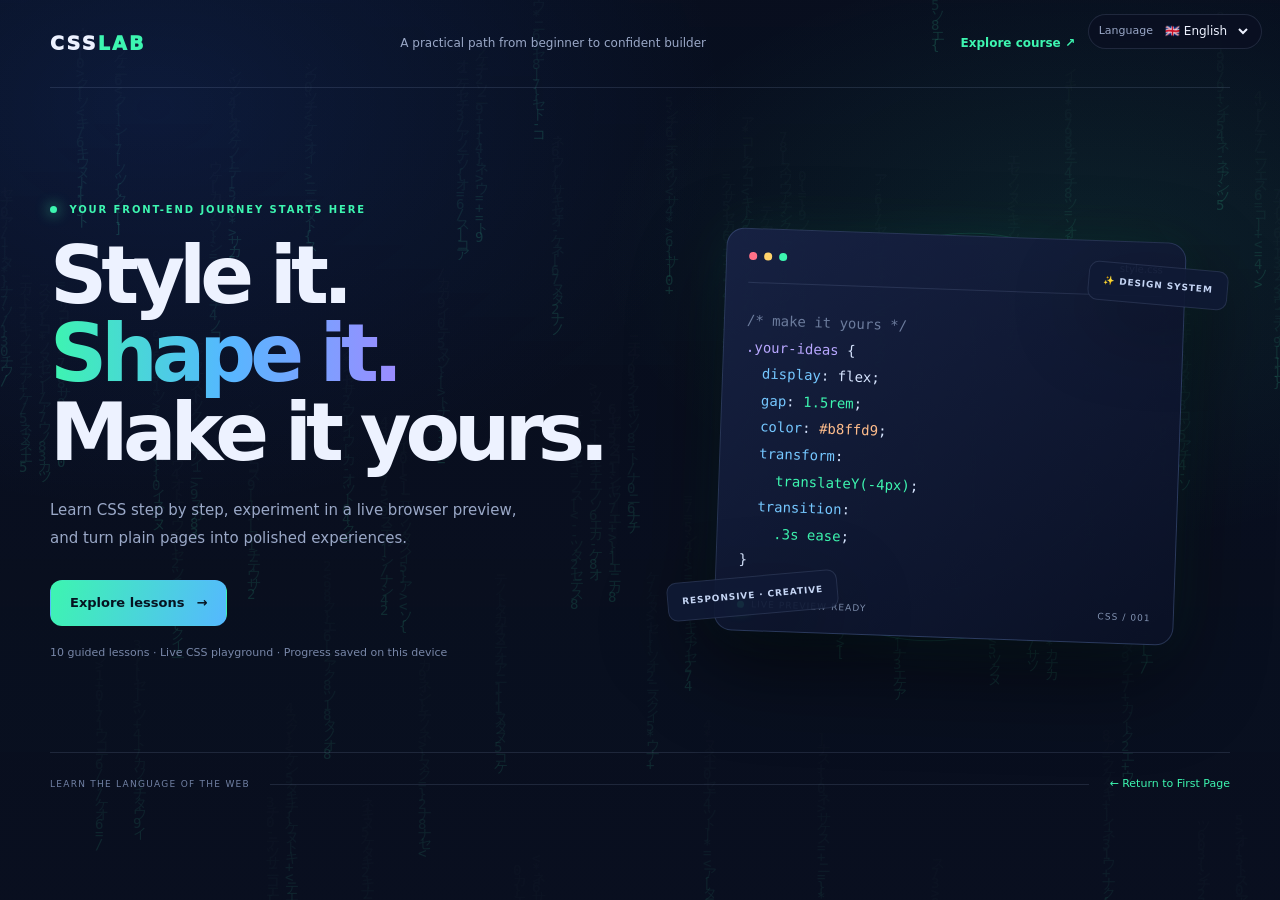
<file: css.html>
<!DOCTYPE html>
<html lang="en">
<head>
  <meta charset="UTF-8">
  <meta name="viewport" content="width=device-width, initial-scale=1.0">
  <meta name="theme-color" content="#0b1020">
  <title>CSSLab | Learn CSS by building</title>
  <link rel="stylesheet" href="css.css">
</head>
<body class="landing-mode">
  <canvas id="matrixCanvas" aria-hidden="true"></canvas>

  <div class="language-control">
    <label for="languageSelector">Language</label>
    <select id="languageSelector" aria-label="Choose language">
      <option value="en">🇬🇧 English</option>
      <option value="uz">🇺🇿 O'zbek</option>
      <option value="ru">🇷🇺 Русский</option>
      <option value="tr">🇹🇷 Türkçe</option>
    </select>
  </div>
  <div id="google_translate_element" hidden></div>

  <!-- LANDING PAGE -->
  <div id="landingPage" class="page landing-page">
    <header class="topbar shell">
      <a class="brand" href="css.html" aria-label="CSSLab home">CSS<span>LAB</span></a>
      <span class="top-note">A practical path from beginner to confident builder</span>
      <a class="top-link" href="css.html?lessons=1">Explore course <span>↗</span></a>
    </header>

    <main class="shell landing-main">
      <section class="hero-grid">
        <div class="hero-copy">
          <p class="eyebrow"><span class="pulse-dot"></span> YOUR FRONT-END JOURNEY STARTS HERE</p>
          <h1>Style it.<br><span>Shape it.</span><br>Make it yours.</h1>
          <p class="hero-description">Learn CSS step by step, experiment in a live browser preview, and turn plain pages into polished experiences.</p>
          <a class="primary-button" href="css.html?lessons=1">Explore lessons <span>→</span></a>
          <p class="hero-caption">10 guided lessons · Live CSS playground · Progress saved on this device</p>
        </div>
        <div class="hero-art" aria-label="Decorative CSS code illustration">
          <div class="orbit orbit-one"></div><div class="orbit orbit-two"></div>
          <div class="floating-chip chip-top">✨ DESIGN SYSTEM</div>
          <div class="floating-chip chip-bottom">RESPONSIVE · CREATIVE</div>
          <div class="code-window">
            <div class="window-bar"><span></span><span></span><span></span><b>style.css</b></div>
            <pre translate="no"><code translate="no"><i>/* make it yours */</i>
<span class="code-purple">.your-ideas</span> {
  <span class="code-blue">display</span>: flex;
  <span class="code-blue">gap</span>: <span class="code-green">1.5rem</span>;
  <span class="code-blue">color</span>: <span class="code-orange">#b8ffd9</span>;
  <span class="code-blue">transform</span>: 
    <span class="code-green">translateY(-4px)</span>;
  <span class="code-blue">transition</span>: 
    <span class="code-green">.3s ease</span>;
}</code></pre>
            <div class="window-footer"><span class="tiny-live"></span> LIVE PREVIEW READY <span>CSS / 001</span></div>
          </div>
          <div class="art-glow"></div>
        </div>
      </section>
      <section class="landing-bottom">
        <span>LEARN THE LANGUAGE OF THE WEB</span>
        <span class="bottom-line"></span>
        <a href="index.html">← Return to First Page</a>
      </section>
    </main>
  </div>

  <!-- SUBJECTS PAGE -->
  <div id="subjectsPage" class="page subjects-page">
    <header class="course-topbar shell">
      <a class="brand" href="css.html">CSS<span>LAB</span></a>
      <div class="topbar-right"><span class="mini-label">YOUR CSS COURSE</span><a href="css.html">Exit course ↗</a></div>
    </header>
    <main class="shell subjects-main">
      <div class="page-heading">
        <p class="eyebrow">THE LEARNING PATH</p>
        <h1>Choose your first <span>lesson.</span></h1>
        <p>Build your skills one concept at a time. Complete each lesson to unlock the next one.</p>
      </div>
      <section class="progress-card">
        <div class="progress-copy"><div><strong id="subjectsProgressText">0 / 10</strong><span> lessons completed</span></div><small id="subjectsLevelText">LEVEL 1 · CSS FOUNDATIONS</small></div>
        <div class="progress-track"><span id="subjectsProgressBar"></span></div>
      </section>
      <div id="lessonGrid" class="lesson-grid"></div>
      <section id="levelTestArea" class="level-test-card"></section>
      <section class="final-test-card">
        <div><p class="eyebrow">COURSE CHALLENGE</p><h2>Ready for the final test?</h2><p>Review all ten lessons and check how much CSS you can use.</p></div>
        <button id="openFinalTest" class="secondary-button" type="button">Open final test →</button>
      </section>
      <p class="save-note"><span>●</span> Your progress is saved in this browser on this device.</p>
      <div class="subjects-footer"><a href="index.html">← Return to First Page</a><button id="resetProgress" class="text-button" type="button">Reset progress</button></div>
    </main>
  </div>

  <!-- LESSON PAGE -->
  <div id="lessonPage" class="page lesson-page">
    <header class="lesson-topbar">
      <div class="lesson-top-inner shell">
        <a class="brand" href="css.html?lessons=1">CSS<span>LAB</span></a>
        <div class="lesson-top-progress"><div><span id="topProgressLabel">0 / 10 completed</span><span id="topProgressPercent">0%</span></div><div class="progress-track"><span id="topProgressBar"></span></div></div>
        <a class="top-link" href="css.html?lessons=1">All lessons ↗</a>
      </div>
    </header>
    <main class="shell lesson-layout">
      <aside class="learning-sidebar">
        <p class="sidebar-heading">YOUR LEARNING PATH</p>
        <div id="sidebarLessons" class="sidebar-lessons"></div>
        <div class="sidebar-level"><span>YOUR PROGRESS</span><strong id="sidebarDone">0 / 10</strong><div class="progress-track"><span id="sidebarProgress"></span></div></div>
      </aside>
      <article id="lessonContent" class="lesson-content"></article>
      <aside class="editor-column">
        <div class="editor-panel">
          <div class="editor-heading"><div><span class="editor-dot"></span><strong>CSS PLAYGROUND</strong></div><span class="editor-file">style.css</span></div>
          <p class="editor-hint">Edit the CSS and watch the preview update.</p>
          <textarea id="cssEditor" spellcheck="false" autocapitalize="off" aria-label="CSS code editor"></textarea>
          <div class="editor-actions">
            <button id="runCss" class="run-button" type="button">▶ Run</button>
            <button id="clearCss" class="small-button" type="button">Clear</button>
            <button id="resetCss" class="small-button" type="button">↺ Reset</button>
          </div>
          <p id="editorStatus" class="editor-status">Ready to style ✨</p>
          <div class="preview-heading"><span>LIVE PREVIEW</span><span class="preview-live">● LIVE</span></div>
          <iframe id="cssPreview" title="Live CSS preview" sandbox="allow-same-origin"></iframe>
          <!-- The check area holds the button AND the feedback message. Only the button is hidden after success -->
          <div id="taskCheckArea" class="task-check-area" hidden><button id="checkTask" class="check-button" type="button">✔ Check answer</button><p id="taskFeedback" aria-live="polite"></p></div>
        </div>
        <div class="editor-footnote">Tip: press <kbd>Ctrl</kbd> + <kbd>Enter</kbd> to update the preview.</div>
      </aside>
    </main>
  </div>

  <!-- TEST MODAL -->
  <div id="testModal" class="modal" hidden>
    <div class="modal-backdrop" data-close-modal></div>
    <section class="modal-panel" role="dialog" aria-modal="true" aria-labelledby="testTitle">
      <button class="modal-close" type="button" data-close-modal aria-label="Close">×</button>
      <p class="eyebrow">CSSLAB KNOWLEDGE CHECK</p>
      <h2 id="testTitle">Level test</h2>
      <p id="testIntro" class="test-intro"></p>
      <div id="testQuestions"></div>
      <div class="test-footer"><span id="testProgress">Question 1</span><button id="nextTestQuestion" class="primary-button" type="button" disabled>Next question →</button></div>
      <div id="testResult" class="test-result" hidden></div>
    </section>
  </div>

  <script>
  (() => {
    "use strict";

    /* ---------- COURSE DATA: ten CSS lessons ---------- */
    const LESSONS = [
      {
        title:"CSS rules and selectors", description:"Connect a stylesheet to HTML and target elements with selectors.",
        intro:"CSS (Cascading Style Sheets) controls how HTML elements look. A CSS rule contains a selector and a declaration block. The selector chooses elements; declarations describe the styles.",
        points:["A selector targets one or more HTML elements.","A declaration is written as property: value;","Use a linked .css file to keep structure and design separate.","Class selectors begin with a dot; ID selectors begin with #."],
        example:"/* Select every paragraph */\np {\n  color: #b7f7d2;\n}\n\n/* Select elements with class=\"card\" */\n.card {\n  border: 1px solid #39d98a;\n}",
        output:"Paragraph text becomes mint green. Elements with the card class receive a green border.",
        tip:"Class selectors are reusable. Prefer classes for styling groups of elements instead of giving every element a unique ID.",
        task:"Style the preview card: give .card a 2px solid green border and make its paragraph text mint green.",
        starter:"/* Style the card and its paragraph */\n.card {\n  \n}\n\n.card p {\n  \n}",
        check:"selectors"
      },
      {
        title:"Colors and backgrounds", description:"Use named colors, HEX, RGB, HSL and background properties.",
        intro:"CSS offers several ways to describe color. HEX is common for exact brand colors, RGB mixes red, green and blue, and HSL describes hue, saturation and lightness. Background properties add color or images behind content.",
        points:["HEX colors use six hexadecimal digits, such as #35d07f.","rgb() combines red, green and blue channels.","hsl() uses hue, saturation and lightness.","background-color fills an element's background."],
        example:".card {\n  color: #ffffff;\n  background-color: hsl(150, 55%, 20%);\n  border: 1px solid rgb(53, 208, 127);\n}",
        output:"The card has white text, a deep green background and a green border.",
        tip:"Check text contrast: text should remain easy to read against its background.",
        task:"Give .card a dark blue background (#172554) and white text.",
        starter:".card {\n  \n}",
        check:"colors"
      },
      {
        title:"The box model", description:"Understand content, padding, border and margin.",
        intro:"Every element is treated as a rectangular box. The box model describes the content area, the space inside the border (padding), the border itself, and the space outside it (margin).",
        points:["Content is the text, image or other inner content.","Padding adds space between content and border.","Border surrounds the padding and content.","Margin creates space outside the border; box-sizing: border-box simplifies sizing."],
        example:".card {\n  width: 220px;\n  padding: 20px;\n  border: 3px solid #39d98a;\n  margin: 12px;\n  box-sizing: border-box;\n}",
        output:"The card has inner spacing, a visible border and outer spacing.",
        tip:"A common reset is * { box-sizing: border-box; } so declared widths include padding and borders.",
        task:"Add 24px padding, a 3px solid mint border and 12px border-radius to .card.",
        starter:".card {\n  \n}",
        check:"box"
      },
      {
        title:"Typography and text", description:"Make text readable with font, size, weight and spacing.",
        intro:"Typography is a major part of interface design. CSS controls font families, size, weight, line height, alignment, decoration and letter spacing.",
        points:["font-family sets the preferred typeface and fallbacks.","font-size controls the size of text.","font-weight controls thickness, often 400 or 700.","line-height controls vertical spacing between lines."],
        example:".card h3 {\n  font-family: Arial, sans-serif;\n  font-size: 24px;\n  font-weight: 700;\n  letter-spacing: 1px;\n}\n.card p { line-height: 1.6; }",
        output:"The heading is larger and bold, while paragraph lines have comfortable spacing.",
        tip:"Use relative units such as rem for scalable typography in larger projects.",
        task:"Set .card h3 to 28px, font-weight 700, and .card p to line-height 1.6.",
        starter:".card h3 {\n  \n}\n.card p {\n  \n}",
        check:"type"
      },
      {
        title:"Borders, shadows and gradients", description:"Add depth and visual detail to interface elements.",
        intro:"Borders define edges, border-radius rounds corners, box-shadow adds depth, and gradients blend colors. These properties help create visual hierarchy without images.",
        points:["border combines width, style and color.","border-radius rounds the corners of a box.","box-shadow adds a shadow around an element.","linear-gradient() blends two or more colors."],
        example:".card {\n  border: 1px solid #3b82f6;\n  border-radius: 16px;\n  box-shadow: 0 12px 30px #0005;\n  background: linear-gradient(135deg, #172554, #164e63);\n}",
        output:"The card has rounded corners, a soft shadow and a blue-to-teal gradient.",
        tip:"Keep shadows subtle. A small number of consistent shadow styles makes a site feel more coherent.",
        task:"Give .card a 16px radius and a shadow: 0 8px 20px #0006.",
        starter:".card {\n  \n}",
        check:"effects"
      },
      {
        title:"Display and Flexbox", description:"Control layout and align items in a row or column.",
        intro:"The display property changes how an element participates in layout. Flexbox is a one-dimensional layout system that makes it easier to arrange items in a row or column and control alignment and spacing.",
        points:["display: flex turns an element into a flex container.","flex-direction chooses row or column.","justify-content aligns items on the main axis.","align-items aligns items on the cross axis; gap adds space."],
        example:".items {\n  display: flex;\n  justify-content: center;\n  align-items: center;\n  gap: 12px;\n}",
        output:"The three items sit in a centered row with even gaps.",
        tip:"Use Flexbox when arranging items along one main axis. Use Grid when you need rows and columns together.",
        task:"Make .items a flex container, center its items, and add a 16px gap.",
        starter:".items {\n  \n}",
        check:"flex"
      },
      {
        title:"CSS Grid", description:"Build two-dimensional layouts with rows and columns.",
        intro:"CSS Grid is designed for two-dimensional layouts. Define columns and rows on a grid container, then place child elements into the available cells.",
        points:["display: grid creates a grid container.","grid-template-columns defines column sizes.","repeat() avoids repeating the same track definition.","gap controls spacing between grid cells."],
        example:".grid {\n  display: grid;\n  grid-template-columns: repeat(2, 1fr);\n  gap: 12px;\n}",
        output:"The four sample tiles are arranged in two equal columns.",
        tip:"minmax() can set a minimum and maximum track size, while auto-fit can make grids responsive.",
        task:"Set .grid to display grid with two equal columns and a 12px gap.",
        starter:".grid {\n  \n}",
        check:"grid"
      },
      {
        title:"Positioning", description:"Place elements with relative, absolute, fixed and sticky.",
        intro:"The position property controls how an element is placed. Static is the normal flow. Relative keeps its place but allows offsets; absolute is positioned relative to a positioned ancestor; fixed is relative to the viewport; sticky switches behavior while scrolling.",
        points:["static is the default positioning mode.","relative offsets an element from its normal position.","absolute uses the nearest positioned ancestor as its reference.","fixed stays attached to the viewport; sticky sticks within its scroll area."],
        example:".card { position: relative; }\n.badge {\n  position: absolute;\n  top: 10px;\n  right: 10px;\n}",
        output:"The badge is placed at the top-right corner of the card.",
        tip:"Give an ancestor position: relative when you want an absolutely positioned child to stay inside it.",
        task:"Set .card to position: relative and .badge to position: absolute with top: 8px and right: 8px.",
        starter:".card {\n  \n}\n.badge {\n  \n}",
        check:"position"
      },
      {
        title:"Responsive design", description:"Adapt layouts to phones, tablets and desktop screens.",
        intro:"Responsive design lets a page adapt to different screen sizes. Flexible widths, fluid images, CSS Grid and media queries help content fit without horizontal scrolling.",
        points:["Use flexible units such as %, rem, vw and fr where appropriate.","A media query applies styles only when its condition matches.","max-width: 100% prevents images from overflowing their container.","Design small-screen layouts deliberately, not as an afterthought."],
        example:".cards {\n  display: grid;\n  grid-template-columns: repeat(3, 1fr);\n}\n@media (max-width: 700px) {\n  .cards { grid-template-columns: 1fr; }\n}",
        output:"The cards use three columns on wider screens and one column on narrow screens.",
        tip:"Test at several widths, not only one phone size. Browser developer tools can simulate device widths.",
        task:"Add a media query for max-width: 700px that changes .grid to one column.",
        starter:"@media (max-width: 700px) {\n  .grid {\n    \n  }\n}",
        check:"responsive"
      },
      {
        title:"CSS functions and transitions", description:"Use var(), calc(), clamp() and smooth transitions.",
        intro:"CSS functions return values that can be used inside declarations. Custom properties store reusable values, calc() performs calculations, clamp() creates fluid values within limits, and transition animates property changes smoothly.",
        points:["var(--name) reads a custom property.","calc() performs calculations, including mixed units.","clamp(min, preferred, max) limits a responsive value.","transition controls how property changes animate."],
        example:":root { --accent: #39d98a; }\n.card {\n  border-color: var(--accent);\n  width: calc(100% - 24px);\n  padding: clamp(12px, 3vw, 28px);\n  transition: transform .2s ease;\n}\n.card:hover { transform: translateY(-4px); }",
        output:"The card uses a reusable accent, fluid padding and a smooth hover lift.",
        tip:"Only animate properties that improve feedback. Avoid excessive motion and respect reduced-motion preferences.",
        task:"Create --accent: #39d98a on :root, use it as .card border-color, and add transition: transform .2s ease.",
        starter:":root {\n  \n}\n.card {\n  \n}",
        check:"functions"
      }
    ];

    /* ---------- LEVEL AND FINAL TEST QUESTION BANKS ---------- */
    const LEVEL_TESTS = {
      1: [
        {q:"What does a CSS selector do?",o:["Chooses HTML elements to style","Runs JavaScript","Creates a database"],a:0,e:"A selector targets the HTML elements that receive a CSS rule."},
        {q:"Which selector targets class=\"panel\"?",o:["#panel",".panel","panel()"],a:1,e:"A class selector starts with a dot."},
        {q:"Which property adds space inside the border?",o:["margin","padding","outline"],a:1,e:"Padding is inside the border; margin is outside it."},
        {q:"Which property controls line spacing?",o:["line-height","font-style","text-decoration"],a:0,e:"line-height controls the height of text lines."},
        {q:"Which value rounds corners?",o:["box-shadow","border-radius","opacity"],a:1,e:"border-radius rounds the corners of an element."}
      ],
      2: [
        {q:"Which display value creates a flex container?",o:["block","grid","flex"],a:2,e:"display: flex enables Flexbox layout."},
        {q:"Which property defines Grid columns?",o:["grid-template-columns","align-items","flex-wrap"],a:0,e:"grid-template-columns defines the grid's column tracks."},
        {q:"An absolutely positioned element is placed relative to…",o:["Always the browser window","Its nearest positioned ancestor","The mouse pointer"],a:1,e:"It uses the nearest ancestor whose position is not static."},
        {q:"What does a media query do?",o:["Applies styles when a condition matches","Compresses images","Adds HTML elements"],a:0,e:"Media queries apply CSS based on viewport or device conditions."},
        {q:"What does clamp() accept?",o:["Only a color","Minimum, preferred and maximum values","A selector and an ID"],a:1,e:"clamp() keeps a value between a minimum and maximum."}
      ]
    };
    /* FIX 6: two extra questions kept, and the final test is now exactly 10 questions (was 12) */
    const FINAL_EXTRA = [
      {q:"Which property sets an element's background color?",o:["background-color","font-color","text-bg"],a:0,e:"background-color sets the background fill."},
      {q:"What does box-sizing: border-box do?",o:["Hides the border","Includes padding and border in the declared size","Adds a shadow"],a:1,e:"With border-box, the declared width and height include padding and border."}
    ];
    const FINAL_TEST = [
      ...LEVEL_TESTS[1].slice(0, 4), ...LEVEL_TESTS[2].slice(0, 4), ...FINAL_EXTRA
    ];

    /* ---------- SAFE LOCAL STORAGE ---------- */
    function storageGet(key, fallback) {
      try { const value = localStorage.getItem(key); return value === null ? fallback : value; }
      catch (error) { return fallback; }
    }
    function storageSet(key, value) {
      try { localStorage.setItem(key, value); } catch (error) { /* Storage may be blocked. */ }
    }
    function readProgress() {
      let done = [];
      let levels = [1];
      try { done = JSON.parse(storageGet("csslab_done", "[]")); } catch (error) { done = []; }
      try { levels = JSON.parse(storageGet("csslab_levels", "[1]")); } catch (error) { levels = [1]; }
      if (!Array.isArray(done)) done = [];
      if (!Array.isArray(levels)) levels = [1];
      return { done: done.filter(n => Number.isInteger(n) && n >= 0 && n < 10), levels };
    }
    let progress = readProgress();
    const completed = index => progress.done.includes(index);
    const currentAvailable = () => (progress.done.length >= 5 && !levelUnlocked(2)) ? 4 : Math.min(9, progress.done.length);
    const levelUnlocked = level => progress.levels.includes(level);

    function saveProgress() {
      progress.done = [...new Set(progress.done)].sort((a,b) => a-b);
      storageSet("csslab_done", JSON.stringify(progress.done));
      storageSet("csslab_levels", JSON.stringify(progress.levels));
      renderProgress();
    }
    function markComplete(index) {
      if (!completed(index)) progress.done.push(index);
      saveProgress();
    }

    /* ---------- URL MODE ROUTING ---------- */
    const params = new URLSearchParams(location.search);
    const lessonParam = params.get("lesson");
    /* FIX 9: only digits are accepted (before, "" became 0 and opened lesson 1) */
    const lessonIndex = /^\d+$/.test(lessonParam || "") ? Number(lessonParam) : -1;
    const mode = params.has("lesson") ? "lesson" : params.get("lessons") === "1" ? "subjects" : "landing";
    document.body.classList.remove("landing-mode", "subjects-mode", "lesson-mode");
    document.body.classList.add(mode + "-mode");

    function showPage(page) {
      document.getElementById("landingPage").hidden = page !== "landing";
      document.getElementById("subjectsPage").hidden = page !== "subjects";
      document.getElementById("lessonPage").hidden = page !== "lesson";
    }
    showPage(mode);

    /* ---------- SUBJECTS AND PROGRESS RENDERING ---------- */
    function renderProgress() {
      const count = progress.done.length;
      const percent = count * 10;
      const subjectText = document.getElementById("subjectsProgressText");
      if (subjectText) subjectText.textContent = count + " / 10";
      const subjectBar = document.getElementById("subjectsProgressBar");
      if (subjectBar) subjectBar.style.width = percent + "%";
      const subjectLevel = document.getElementById("subjectsLevelText");
      if (subjectLevel) subjectLevel.textContent = count >= 5 ? "LEVEL 2 · LAYOUT & RESPONSIVE CSS" : "LEVEL 1 · CSS FOUNDATIONS";
      const topLabel = document.getElementById("topProgressLabel");
      if (topLabel) topLabel.textContent = count + " / 10 completed";
      const topPercent = document.getElementById("topProgressPercent");
      if (topPercent) topPercent.textContent = percent + "%";
      const topBar = document.getElementById("topProgressBar");
      if (topBar) topBar.style.width = percent + "%";
      const sideDone = document.getElementById("sidebarDone");
      if (sideDone) sideDone.textContent = count + " / 10";
      const sideBar = document.getElementById("sidebarProgress");
      if (sideBar) sideBar.style.width = percent + "%";
    }

    function renderSubjects() {
      const grid = document.getElementById("lessonGrid");
      grid.innerHTML = "";
      LESSONS.forEach((lesson, index) => {
        const open = index <= currentAvailable();
        const done = completed(index);
        const card = document.createElement("a");
        card.className = "lesson-card" + (open ? "" : " locked") + (done ? " completed" : "");
        card.href = open ? "css.html?lesson=" + index : "#";
        if (!open) card.addEventListener("click", event => event.preventDefault());
        const number = document.createElement("span"); number.className = "lesson-number"; number.textContent = "LESSON " + String(index + 1).padStart(2, "0");
        const title = document.createElement("h3"); title.textContent = lesson.title;
        const desc = document.createElement("p"); desc.textContent = lesson.description;
        const status = document.createElement("span"); status.className = "lesson-status";
        status.textContent = done ? "✓ COMPLETED" : open ? "START LESSON →" : "🔒 LOCKED";
        card.append(number, title, desc, status);
        grid.appendChild(card);
      });
      renderProgress();
      renderLevelTestArea();
    }

    /* ---------- LEVEL TEST ENTRY CARDS ---------- */
    function renderLevelTestArea() {
      const area = document.getElementById("levelTestArea");
      const level1Done = progress.done.filter(n => n <= 4).length === 5;
      const level2Done = progress.done.filter(n => n >= 5).length === 5;
      area.innerHTML = "";
      const info = document.createElement("div");
      info.className = "level-test-copy";
      const heading = document.createElement("h2");
      const paragraph = document.createElement("p");
      const button = document.createElement("button");
      button.type = "button"; button.className = "secondary-button";
      if (!level1Done) {
        heading.textContent = "Level 1 test";
        paragraph.textContent = "Complete lessons 1–5 to unlock the five-question foundations test.";
        button.textContent = "🔒 Complete Level 1 first"; button.disabled = true;
      } else if (!levelUnlocked(2)) {
        heading.textContent = "Level 1 test unlocked";
        paragraph.textContent = "Pass with at least 4 correct answers to unlock Level 2.";
        button.textContent = "Start Level 1 test →";
        button.addEventListener("click", () => openTest("level1"));
      } else if (!level2Done) {
        heading.textContent = "Level 2 is open";
        paragraph.textContent = "Great work. Continue with lessons 6–10, then take the next level test.";
        button.textContent = "Level 2 unlocked ✓"; button.disabled = true;
      } else {
        heading.textContent = "Level 2 test unlocked";
        paragraph.textContent = "Take the final level test to complete your learning path.";
        button.textContent = "Start Level 2 test →";
        button.addEventListener("click", () => openTest("level2"));
      }
      info.append(heading, paragraph); area.append(info, button);
    }

    /* ---------- LESSON PAGE RENDERING ---------- */
    const editor = document.getElementById("cssEditor");
    const preview = document.getElementById("cssPreview");
    let activeLesson = -1;
    let starterCode = "";

    function buildPreview(css) {
      const markup = `<!doctype html><html><head><meta charset="utf-8"><style>
        *{box-sizing:border-box}body{margin:0;padding:20px;background:#f1f5f9;font-family:Arial,sans-serif;color:#172033}
        .demo-wrap{max-width:440px;margin:auto}.card{position:relative;background:#fff;padding:18px;border:1px solid #dbe4ee;border-radius:10px;box-shadow:0 5px 18px #1e293b12}
        .card h3{margin:0 0 10px;font-size:20px}.card p{margin:0 0 12px;line-height:1.45;color:#475569}
        .badge{display:inline-block;background:#dbeafe;color:#1d4ed8;padding:5px 8px;border-radius:5px;font-size:11px}
        .items{display:flex;gap:8px;margin-top:14px}.items span,.grid span{background:#dbeafe;border:1px solid #93c5fd;border-radius:6px;padding:12px;text-align:center;flex:1}
        .grid{display:grid;grid-template-columns:repeat(2,1fr);gap:8px;margin-top:14px}
        .swatch{height:30px;border-radius:6px;background:#e2e8f0;margin-top:10px}
        ${css}
      </style></head><body><div class="demo-wrap"><div class="card"><span class="badge">CSSLAB DEMO</span><h3>Build something beautiful</h3><p class="sample-text">Change the CSS in the editor and see your styles appear here.</p><div class="items"><span>HTML</span><span>CSS</span><span>WEB</span></div><div class="grid"><span>Grid 1</span><span>Grid 2</span><span>Grid 3</span><span>Grid 4</span></div><div class="swatch"></div></div></div></body></html>`;
      preview.srcdoc = markup;
    }

    function setEditorStatus(message, isError) {
      const status = document.getElementById("editorStatus");
      status.textContent = message;
      status.classList.toggle("error", Boolean(isError));
    }
    function runCss() {
      buildPreview(editor.value);
      setEditorStatus("Preview updated ✓", false);
    }
    function renderSidebar() {
      const list = document.getElementById("sidebarLessons");
      list.innerHTML = "";
      LESSONS.forEach((lesson, index) => {
        const open = index <= currentAvailable();
        const link = document.createElement("a");
        link.className = "sidebar-lesson" + (index === activeLesson ? " active" : "") + (completed(index) ? " done" : "") + (!open ? " locked" : "");
        link.href = open ? "css.html?lesson=" + index : "#";
        if (!open) link.addEventListener("click", e => e.preventDefault());
        const num = document.createElement("span"); num.className = "side-num"; num.textContent = String(index + 1).padStart(2, "0");
        const name = document.createElement("span"); name.className = "side-name"; name.textContent = lesson.title;
        const state = document.createElement("span"); state.className = "side-state"; state.textContent = completed(index) ? "✓" : open ? "›" : "🔒";
        link.append(num, name, state); list.appendChild(link);
      });
      renderProgress();
    }

    /* FIX 2, 3, 4: the Back / Next buttons are built by a separate function,
       so they can be rebuilt right after the task is solved. */
    function nextButtonHTML() {
      if (activeLesson === 9) {
        return completed(9)
          ? '<button class="primary-button" id="finishCourse" type="button">Finish course →</button>'
          : '<button class="primary-button" type="button" disabled title="Complete the task first">Finish course 🔒</button>';
      }
      if (!completed(activeLesson)) {
        return '<button class="primary-button" type="button" disabled title="Complete the task to unlock the next lesson">Next lesson 🔒</button>';
      }
      if (activeLesson === 4 && !levelUnlocked(2)) {
        // Lesson 6 stays locked until the Level 1 test is passed, so go to the test
        return '<a class="primary-button" href="css.html?lessons=1">Take Level 1 test →</a>';
      }
      return '<a class="primary-button" href="css.html?lesson=' + (activeLesson + 1) + '">Next lesson →</a>';
    }
    function renderNavigation() {
      const nav = document.getElementById("lessonNavigation");
      if (!nav) return;
      const previous = activeLesson > 0
        ? '<a class="secondary-button" href="css.html?lesson=' + (activeLesson - 1) + '">← Previous lesson</a>'
        : '<a class="secondary-button" href="css.html?lessons=1">← All lessons</a>';
      nav.innerHTML = previous + nextButtonHTML();
      const finish = document.getElementById("finishCourse");
      if (finish) finish.addEventListener("click", () => { location.href = "css.html?lessons=1"; });
    }

    function renderLesson() {
      const content = document.getElementById("lessonContent");
      const valid = Number.isInteger(lessonIndex) && lessonIndex >= 0 && lessonIndex < LESSONS.length;
      if (!valid) {
        content.innerHTML = '<div class="locked-message"><p class="eyebrow">COURSE ACCESS</p><h1>Lesson not found</h1><p>Choose a lesson from the learning path.</p><a class="primary-button" href="css.html?lessons=1">View lessons →</a></div>';
        document.querySelector(".editor-column").hidden = true;
        return;
      }
      activeLesson = lessonIndex;
      const lesson = LESSONS[activeLesson];
      if (activeLesson > currentAvailable()) {
        content.innerHTML = '<div class="locked-message"><p class="eyebrow">NOT UNLOCKED YET</p><h1>Lesson locked 🔒</h1><p>Complete the available lesson first to unlock this one.</p><a class="primary-button" href="css.html?lesson=' + currentAvailable() + '">Go to available lesson →</a></div>';
        document.querySelector(".editor-column").hidden = true;
        renderSidebar();
        return;
      }
      document.querySelector(".editor-column").hidden = false;
      content.innerHTML = `
        <p class="eyebrow">CSS COURSE · LESSON ${activeLesson + 1} OF 10</p>
        <h1>${escapeHTML(lesson.title)}</h1>
        <p class="lesson-intro">${escapeHTML(lesson.intro)}</p>
        <section class="content-block"><h2>Key points</h2><ul>${lesson.points.map(point => '<li>' + escapeHTML(point) + '</li>').join("")}</ul></section>
        <section class="content-block"><div class="block-title"><h2>Example</h2><button class="copy-button" id="copyExample" type="button">Copy</button></div><pre class="lesson-code" translate="no"><code translate="no">${escapeHTML(lesson.example)}</code></pre><button class="try-button" id="tryExample" type="button">Try it in editor ↗</button></section>
        <section class="content-block"><h2>Expected result</h2><p>${escapeHTML(lesson.output)}</p></section>
        <div class="tip-box"><strong>💡 QUICK TIP</strong><p>${escapeHTML(lesson.tip)}</p></div>
        <div class="task-box"><strong>YOUR TASK</strong><p>${escapeHTML(lesson.task)}</p><button id="startTask" class="task-start" type="button">Start task in editor ↓</button></div>
        <div class="lesson-navigation" id="lessonNavigation"></div>`;
      renderNavigation();
      starterCode = lesson.starter;
      editor.value = starterCode;
      runCss();

      /* FIX 1 + 8: the check area is hidden until the task is started.
         If the lesson is already complete, the area shows only the message (no button). */
      const area = document.getElementById("taskCheckArea");
      const checkButton = document.getElementById("checkTask");
      const feedback = document.getElementById("taskFeedback");
      const isDone = completed(activeLesson);
      area.hidden = !isDone;
      checkButton.hidden = isDone;
      feedback.className = isDone ? "feedback success" : "";
      feedback.textContent = isDone ? "✓ This lesson is already complete." : "";

      document.getElementById("tryExample").addEventListener("click", () => { editor.value = lesson.example; runCss(); editor.focus(); });
      document.getElementById("startTask").addEventListener("click", () => {
        editor.value = lesson.starter; runCss();
        if (!completed(activeLesson)) {      // show "Check answer" only for an unsolved task
          area.hidden = false; checkButton.hidden = false;
          feedback.className = ""; feedback.textContent = "";
        }
        editor.focus();
      });
      document.getElementById("copyExample").addEventListener("click", () => copyText(lesson.example, "copyExample"));
      checkButton.onclick = checkTask;
      renderSidebar();
    }

    function escapeHTML(value) {
      return String(value).replace(/[&<>"']/g, char => ({"&":"&amp;","<":"&lt;",">":"&gt;",'"':"&quot;","'":"&#39;"}[char]));
    }
    async function copyText(text, buttonId) {
      const button = document.getElementById(buttonId);
      const old = button ? button.textContent : "";
      try {
        await navigator.clipboard.writeText(text);
        if (button) { button.textContent = "Copied ✓"; setTimeout(() => button.textContent = old, 1300); }
      } catch (error) {
        if (button) { button.textContent = "Select and copy"; setTimeout(() => button.textContent = old, 1800); }
      }
    }

    /* ---------- AUTOMATIC CSS TASK CHECKS ---------- */
    function checkTask() {
      runCss();
      const feedback = document.getElementById("taskFeedback");
      const css = editor.value.toLowerCase();
      const has = (pattern) => pattern.test(css);
      const checks = {
        selectors: has(/\.card\s*\{[^}]*border\s*:\s*2px\s+solid\s+(#?39d98a|green)/s) && has(/\.card\s+p\s*\{[^}]*color\s*:\s*(#?b7f7d2|mintcream)/s),
        colors: has(/\.card\s*\{[^}]*background(?:-color)?\s*:\s*#172554/s) && has(/\.card\s*\{[^}]*color\s*:\s*(white|#fff(?:fff)?)/s),
        box: has(/\.card\s*\{[^}]*padding\s*:\s*24px/s) && has(/\.card\s*\{[^}]*border\s*:\s*3px\s+solid\s+(#?b7f7d2|#?39d98a|green)/s) && has(/\.card\s*\{[^}]*border-radius\s*:\s*12px/s),
        type: has(/\.card\s+h3\s*\{[^}]*font-size\s*:\s*28px/s) && has(/\.card\s+h3\s*\{[^}]*font-weight\s*:\s*700/s) && has(/\.card\s+p\s*\{[^}]*line-height\s*:\s*1\.6/s),
        effects: has(/\.card\s*\{[^}]*border-radius\s*:\s*16px/s) && has(/\.card\s*\{[^}]*box-shadow\s*:\s*0\s+8px\s+20px\s+#0006/s),
        flex: has(/\.items\s*\{[^}]*display\s*:\s*flex/s) && has(/\.items\s*\{[^}]*justify-content\s*:\s*center/s) && has(/\.items\s*\{[^}]*gap\s*:\s*16px/s),
        grid: has(/\.grid\s*\{[^}]*display\s*:\s*grid/s) && has(/\.grid\s*\{[^}]*grid-template-columns\s*:\s*repeat\(\s*2\s*,\s*1fr\s*\)/s) && has(/\.grid\s*\{[^}]*gap\s*:\s*12px/s),
        position: has(/\.card\s*\{[^}]*position\s*:\s*relative/s) && has(/\.badge\s*\{[^}]*position\s*:\s*absolute/s) && has(/\.badge\s*\{[^}]*top\s*:\s*8px/s) && has(/\.badge\s*\{[^}]*right\s*:\s*8px/s),
        /* FIX 10: "1fr" must be followed by ; or } so "1fr 1fr" is not accepted */
        responsive: has(/@media\s*\(max-width\s*:\s*700px\)\s*\{[\s\S]*?\.grid\s*\{[^}]*grid-template-columns\s*:\s*1fr\s*[;}]/s),
        functions: has(/:root\s*\{[^}]*--accent\s*:\s*#39d98a/s) && has(/\.card\s*\{[^}]*border-color\s*:\s*var\(\s*--accent\s*\)/s) && has(/\.card\s*\{[^}]*transition\s*:\s*transform\s+\.2s\s+ease/s)
      };
      const passed = Boolean(checks[LESSONS[activeLesson].check]);
      if (passed) {
        feedback.className = "feedback success";
        markComplete(activeLesson);
        // Message depends on what really unlocks next
        if (activeLesson === 4 && !levelUnlocked(2)) feedback.textContent = "✅ Correct! Level 1 is complete. Take the Level 1 test to unlock Level 2.";
        else if (activeLesson === 9) feedback.textContent = "✅ Correct! You finished all ten lessons. Try the final test!";
        else feedback.textContent = "✅ Correct! Your CSS task is complete. The next lesson is now unlocked.";
        document.getElementById("checkTask").hidden = true;   // FIX 1: hide only the button, keep the message
        renderSidebar();
        renderNavigation();                                   // FIX 2: enable the Next button now
      } else {
        feedback.className = "feedback failure";
        feedback.textContent = "Not quite yet. Check the required selector, property and value in the task, then run Check answer again.";
      }
    }

    /* ---------- MULTIPLE-CHOICE TEST ENGINE ---------- */
    const modal = document.getElementById("testModal");
    let testQuestions = [], testIndex = 0, testScore = 0, selectedAnswer = null, testKind = "";
    function openTest(kind) {
      if (kind === "level1" && progress.done.filter(n => n <= 4).length !== 5) return;
      if (kind === "level2" && progress.done.filter(n => n >= 5).length !== 5) return;
      if (kind === "final" && progress.done.length !== 10) {
        document.getElementById("testIntro").textContent = "Complete all ten lessons before taking the final test.";
        document.getElementById("testTitle").textContent = "Final test locked";
        document.getElementById("testQuestions").innerHTML = "";
        document.getElementById("testProgress").textContent = "10 lessons required";
        document.getElementById("nextTestQuestion").hidden = true;
        document.getElementById("testResult").hidden = true;
        modal.hidden = false; return;
      }
      testKind = kind;
      testQuestions = kind === "level1" ? LEVEL_TESTS[1] : kind === "level2" ? LEVEL_TESTS[2] : FINAL_TEST;
      testIndex = 0; testScore = 0;
      document.getElementById("testTitle").textContent = kind === "final" ? "Final CSS test" : kind === "level1" ? "Level 1 test" : "Level 2 test";
      document.getElementById("testIntro").textContent = kind === "final" ? "Answer " + testQuestions.length + " questions. Your result is shown as a percentage." : "Choose the best answer. You need at least 4 out of 5 to pass.";
      document.getElementById("nextTestQuestion").hidden = false;
      document.getElementById("testResult").hidden = true;
      modal.hidden = false;
      renderTestQuestion();
    }
    function renderTestQuestion() {
      selectedAnswer = null;
      const item = testQuestions[testIndex];
      const host = document.getElementById("testQuestions");
      host.innerHTML = "";
      const q = document.createElement("h3"); q.className = "question-title"; q.textContent = (testIndex + 1) + ". " + item.q; host.appendChild(q);
      item.o.forEach((option, index) => {
        const button = document.createElement("button"); button.type = "button"; button.className = "answer-option"; button.textContent = option;
        button.addEventListener("click", () => {
          if (selectedAnswer !== null) return;
          selectedAnswer = index;
          const correct = index === item.a;
          if (correct) testScore++;
          button.classList.add(correct ? "right" : "wrong");
          [...host.querySelectorAll(".answer-option")].forEach((el, i) => {
            el.disabled = true;
            if (i === item.a) el.classList.add("right");
          });
          const explain = document.createElement("p"); explain.className = "answer-explanation"; explain.textContent = (correct ? "Correct! " : "Not quite. ") + item.e; host.appendChild(explain);
          document.getElementById("nextTestQuestion").disabled = false;
        });
        host.appendChild(button);
      });
      document.getElementById("testProgress").textContent = "Question " + (testIndex + 1) + " of " + testQuestions.length;
      document.getElementById("nextTestQuestion").textContent = testIndex === testQuestions.length - 1 ? "See results →" : "Next question →";
      document.getElementById("nextTestQuestion").disabled = true;
    }
    document.getElementById("nextTestQuestion").addEventListener("click", () => {
      if (selectedAnswer === null) return;
      if (testIndex < testQuestions.length - 1) { testIndex++; renderTestQuestion(); return; }
      const percent = Math.round(testScore / testQuestions.length * 100);
      const passed = testKind === "final" ? percent >= 70 : testScore >= 4;
      const result = document.getElementById("testResult");
      result.hidden = false;
      result.className = "test-result " + (passed ? "success" : "failure");
      result.textContent = (passed ? "🎉 " : "Keep practising. ") + "Your score: " + testScore + " / " + testQuestions.length + " (" + percent + "%)." + (passed ? " Test passed!" : " You need " + (testKind === "final" ? "70%" : "4 out of 5") + " to pass.");
      document.getElementById("testQuestions").innerHTML = "";
      document.getElementById("nextTestQuestion").hidden = true;
      document.getElementById("testProgress").textContent = "Test complete";
      if (passed && testKind === "level1" && !levelUnlocked(2)) {
        progress.levels.push(2); saveProgress();
        renderSubjects();                 // FIX 5: refresh cards right away (lessons 6-10 open)
        result.textContent += " Level 2 is now unlocked!";
      }
      if (passed && testKind === "level2") result.textContent += " You completed both levels!";
      if (testKind === "final") storageSet("csslab_final_score", String(percent));
    });
    document.querySelectorAll("[data-close-modal]").forEach(el => el.addEventListener("click", () => { modal.hidden = true; }));
    document.addEventListener("keydown", event => { if (event.key === "Escape") modal.hidden = true; });  // Esc closes the test window
    document.getElementById("openFinalTest").addEventListener("click", () => openTest("final"));

    /* ---------- RESET COURSE PROGRESS ---------- */
    document.getElementById("resetProgress").addEventListener("click", () => {
      if (!confirm("Reset all CSSLab lesson progress and level unlocks?")) return;
      progress = { done: [], levels: [1] };
      try { localStorage.removeItem("csslab_final_score"); } catch (error) {}
      saveProgress(); renderSubjects();
    });

    /* ---------- EDITOR CONTROLS AND KEYBOARD SHORTCUTS ---------- */
    document.getElementById("runCss").addEventListener("click", runCss);
    document.getElementById("clearCss").addEventListener("click", () => { editor.value = ""; runCss(); });
    document.getElementById("resetCss").addEventListener("click", () => { editor.value = starterCode; runCss(); });
    editor.addEventListener("input", runCss);
    editor.addEventListener("keydown", event => {
      if (event.key === "Tab") {
        event.preventDefault();
        const start = editor.selectionStart, end = editor.selectionEnd;
        editor.setRangeText("  ", start, end, "end");
      }
      if (event.key === "Enter" && event.ctrlKey) { event.preventDefault(); runCss(); }
    });

    /* ---------- GOOGLE TRANSLATE LANGUAGE SELECTOR ---------- */
    let pendingLanguage = "";
    window.googleTranslateElementInit = function () {
      if (!window.google || !google.translate) return;
      new google.translate.TranslateElement({pageLanguage:"en", includedLanguages:"en,uz,ru,tr", autoDisplay:false}, "google_translate_element");
      if (pendingLanguage) changeLanguage(pendingLanguage);
    };
    /* FIX 7: the hidden Google select appears a moment AFTER init, so retry up to 20 times (every 250 ms) */
    function changeLanguage(language, tries) {
      tries = tries || 0;
      const translateSelect = document.querySelector(".goog-te-combo");
      if (!translateSelect) {
        pendingLanguage = language;
        if (tries < 20) setTimeout(() => changeLanguage(language, tries + 1), 250);
        return;
      }
      translateSelect.value = language;
      translateSelect.dispatchEvent(new Event("change", {bubbles:true}));
      pendingLanguage = "";
    }
    const languageSelector = document.getElementById("languageSelector");
    languageSelector.addEventListener("change", () => {
      const language = languageSelector.value;
      try { localStorage.setItem("csslab_language", language); } catch (error) {}
      if (language === "en") {
        try { document.cookie = "googtrans=/en/en;path=/"; } catch (error) {}
        location.reload();
      } else changeLanguage(language);
    });
    try {
      const savedLanguage = localStorage.getItem("csslab_language");
      if (savedLanguage && ["en","uz","ru","tr"].includes(savedLanguage)) {
        languageSelector.value = savedLanguage;
        if (savedLanguage !== "en") pendingLanguage = savedLanguage;
      }
    } catch (error) {}

    /* ---------- MATRIX BACKGROUND: DISABLED FOR REDUCED MOTION ---------- */
    const canvas = document.getElementById("matrixCanvas");
    const context = canvas.getContext("2d");
    const reducedMotion = window.matchMedia("(prefers-reduced-motion: reduce)").matches;
    let drops = [], matrixFrame = 0;
    const glyphs = "アイウエオカキクケコサシスセソタチツテトナニヌネノ0123456789{}[]<>/+-=*";
    function resizeMatrix() {
      canvas.width = window.innerWidth * Math.min(window.devicePixelRatio || 1, 2);
      canvas.height = window.innerHeight * Math.min(window.devicePixelRatio || 1, 2);
      context.setTransform(Math.min(window.devicePixelRatio || 1, 2), 0, 0, Math.min(window.devicePixelRatio || 1, 2), 0, 0);
      drops = Array.from({length:Math.ceil(window.innerWidth / 19)}, () => Math.random() * window.innerHeight / 18);
    }
    function drawMatrix() {
      context.fillStyle = "rgba(11,16,32,.12)";
      context.fillRect(0,0,window.innerWidth,window.innerHeight);
      context.fillStyle = "rgba(61,245,176,.42)";
      context.font = "14px monospace";
      drops.forEach((y,i) => {
        context.fillText(glyphs[Math.floor(Math.random()*glyphs.length)], i*19, y*18);
        if (y*18 > window.innerHeight && Math.random() > .975) drops[i] = 0;
        drops[i] += .55;
      });
      matrixFrame = requestAnimationFrame(drawMatrix);
    }
    resizeMatrix();
    window.addEventListener("resize", resizeMatrix);
    if (!reducedMotion) drawMatrix();
    else {
      context.fillStyle = "rgba(11,16,32,.96)";
      context.fillRect(0,0,window.innerWidth,window.innerHeight);
    }

    /* ---------- INITIALISE THE CURRENT URL MODE ---------- */
    if (mode === "subjects") renderSubjects();
    if (mode === "lesson") renderLesson();
    renderProgress();
  })();
  </script>
  <script src="https://translate.google.com/translate_a/element.js?cb=googleTranslateElementInit"></script>
</body>
</html>
</file>
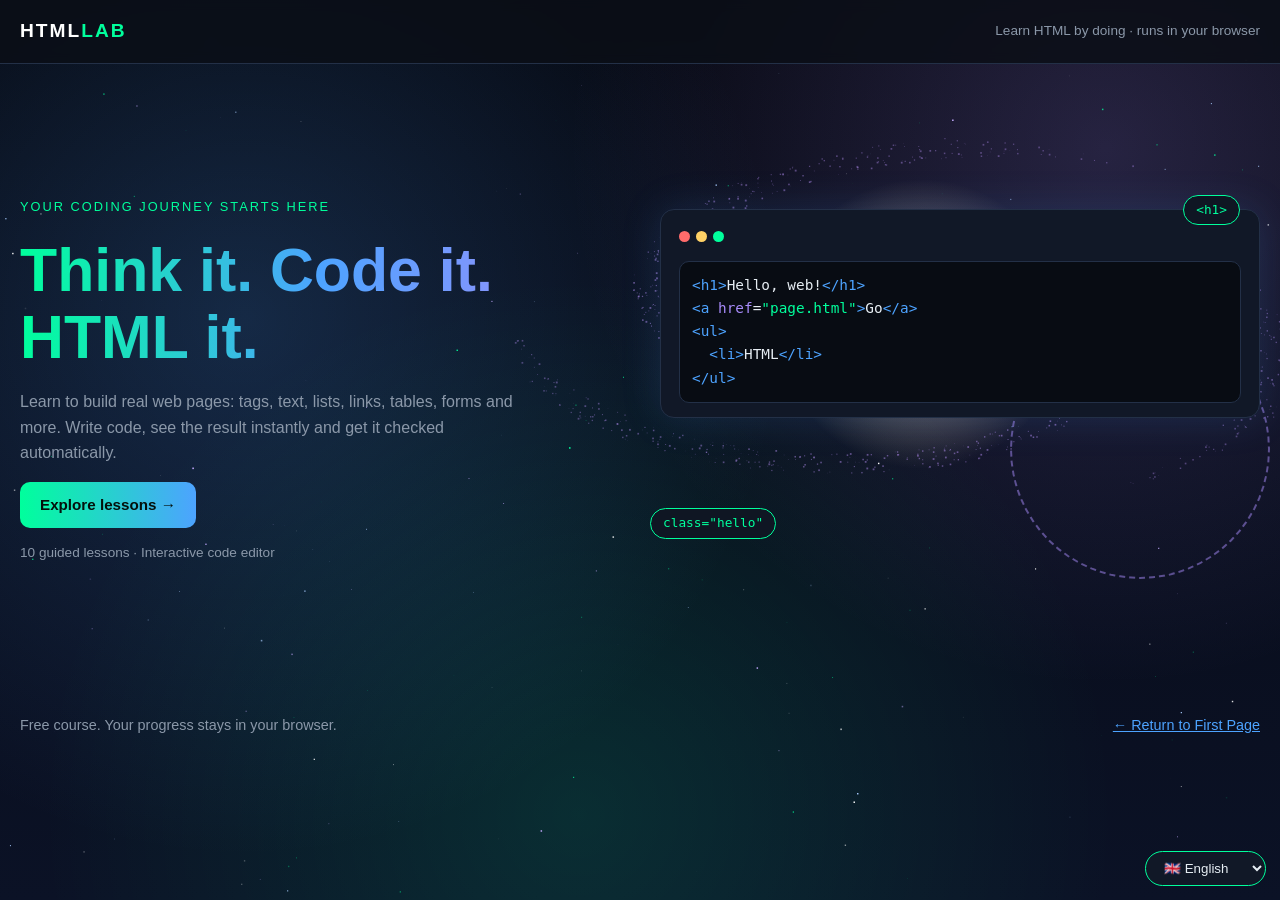
<file: html.html>
<!DOCTYPE html>
<html lang="en">
<head>
<meta charset="UTF-8">
<meta name="viewport" content="width=device-width, initial-scale=1.0">
<title>HTMLLab – Learn HTML</title>
<link rel="stylesheet" href="for.css">
</head>
<body>

<!-- BACKGROUND CANVAS (galaxy or matrix, chosen in SECTION B) -->
<canvas id="bg"></canvas>

<!-- LANGUAGE SELECTOR (Google Translate) -->
<div class="lang-box">
  <select id="languageSelector" aria-label="Choose website language">
    <option value="en">🇬🇧 English</option>
    <option value="uz">🇺🇿 O'zbek</option>
    <option value="ru">🇷🇺 Русский</option>
    <option value="tr">🇹🇷 Türkçe</option>
  </select>
</div>
<div id="google_translate_element" style="display:none"></div>

<!-- TOP BAR: landing + subjects pages -->
<div class="topbar" id="topLanding"><div class="wrap">
  <a class="logo" href="?">HTML<span>LAB</span></a>
  <span class="note">Learn HTML by doing · runs in your browser</span>
</div></div>

<!-- TOP BAR: lesson page (sticky) -->
<div class="topbar" id="topLesson"><div class="wrap">
  <a class="logo" href="?lessons=1">HTML<span>LAB</span></a>
  <!-- NEW: return to the first page (index.html) -->
  <a class="top-return" href="index.html">← First Page</a>
  <div class="mini-prog"><span id="lessonProgText" class="note"></span><div class="bar"><i id="lessonProgBar"></i></div></div>
</div></div>

<!-- ========== PAGE 1: LANDING ========== -->
<div class="page" id="landing"><div class="wrap">
  <section class="hero">
    <div>
      <span class="eyebrow">Your coding journey starts here</span>
      <h1>Think it. Code it. HTML it.</h1>
      <p>Learn to build real web pages: tags, text, lists, links, tables, forms and more. Write code, see the result instantly and get it checked automatically.</p>
      <a class="btn" href="?lessons=1">Explore lessons →</a>
      <span class="caption">10 guided lessons · Interactive code editor</span>
    </div>
    <div class="visual" translate="no">
      <span class="float f1">&lt;h1&gt;</span><span class="float f2">class="hello"</span>
      <div class="codewin">
        <div class="dots"><span></span><span></span><span></span></div>
<pre><span class="tg">&lt;h1&gt;</span>Hello, web!<span class="tg">&lt;/h1&gt;</span>
<span class="tg">&lt;a</span> <span class="at">href</span>=<span class="st">"page.html"</span><span class="tg">&gt;</span>Go<span class="tg">&lt;/a&gt;</span>
<span class="tg">&lt;ul&gt;</span>
  <span class="tg">&lt;li&gt;</span>HTML<span class="tg">&lt;/li&gt;</span>
<span class="tg">&lt;/ul&gt;</span></pre>
      </div>
      <div class="orbit"></div>
    </div>
  </section>
  <div class="bottom-row">
    <span>Free course. Your progress stays in your browser.</span>
    <a href="index.html">← Return to First Page</a>
  </div>
</div></div>

<!-- ========== PAGE 2: SUBJECTS ========== -->
<div class="page" id="subjects"><div class="wrap">
  <div class="subjects-head">
    <h1>Choose your first lesson.</h1>
    <p>Lessons open one by one. Finish a task to unlock the next lesson. After 5 lessons you take a level test.</p>
  </div>
  <div class="progress-box">
    <b id="progText"></b><div class="bar"><i id="progBar"></i></div>
  </div>
  <div class="grid2" id="cards"></div>

  <div class="tests">
    <h2>Tests</h2>
    <div class="grid2" id="testCards"></div>
    <div id="testBox" class="progress-box" hidden></div>
  </div>

  <!-- NEW: return to the first page (index.html) -->
  <p class="return-wrap"><a class="btn ghost" href="index.html">← Return to First Page</a></p>

  <p class="foot-note">Your progress is saved in this browser on this device.<br>
    <button class="reset" id="resetBtn" type="button">Reset progress</button></p>
</div></div>

<!-- ========== PAGE 3: LESSON ========== -->
<div class="page" id="lesson"><div class="wrap">
  <div class="lesson-grid">
    <aside class="side"><h4>Your learning path</h4><div id="path"></div></aside>
    <article class="lesson-main" id="lessonMain"></article>
    <aside class="editor-panel" id="editorPanel">
      <b>HTML editor</b>
      <textarea id="editor" spellcheck="false" translate="no" aria-label="HTML code editor"></textarea>
      <div class="toolbar">
        <button id="runBtn" type="button">▶️ Run</button>
        <button id="clearBtn" type="button">Clear output</button>
        <button id="resetCode" type="button">↺ Reset code</button>
        <button id="checkBtn" type="button" hidden>✔️ Check answer</button>
      </div>
      <span id="status">Live preview ready ✔️</span>
      <iframe id="preview" title="Result" sandbox></iframe>
      <div id="msg" aria-live="polite"></div>
    </aside>
  </div>
  <!-- NEW: return to the first page (index.html) -->
  <p class="return-wrap"><a class="btn ghost" href="index.html">← Return to First Page</a></p>
</div></div>

<script>
/* ===================================================
   SECTION A: HELPERS + URL MODE
   =================================================== */
const $ = s => document.querySelector(s);
// Escape text so code like <p> is shown as text, not run as HTML
const esc = s => String(s).replace(/&/g,'&amp;').replace(/</g,'&lt;').replace(/>/g,'&gt;').replace(/"/g,'&quot;');

const params = new URLSearchParams(location.search);
const lp = params.get('lesson');
let mode = 'landing';
if (lp !== null && /^[0-9]$/.test(lp)) mode = 'lesson';       // ?lesson=N (0..9)
else if (params.get('lessons')) mode = 'subjects';             // ?lessons=1
document.body.classList.add(mode + '-mode');                   // CSS shows the right page

/* ===================================================
   SECTION B: BACKGROUND (canvas)
   Change this ONE word to switch: 'galaxy' or 'matrix'
   =================================================== */
const BACKGROUND = 'galaxy';

/* ---- B1. OLD matrix rain (kept, not deleted) ---- */
function matrix(){
  const c = $('#bg'), x = c.getContext('2d');
  c.style.opacity = '.28';                                     // matrix is a low-opacity background
  const chars = 'アイウエオカキクケコサシスセソ0123456789{}<>/=+*#'.split('');
  const size = 16; let drops = [];
  function resize(){ c.width = innerWidth; c.height = innerHeight;
    drops = Array.from({length: Math.floor(c.width/size)}, () => Math.random()*c.height/size); }
  resize(); addEventListener('resize', resize);
  function draw(){
    x.fillStyle = 'rgba(11,15,23,0.1)'; x.fillRect(0,0,c.width,c.height); // trail effect
    x.fillStyle = '#00ff9c'; x.shadowColor = '#00ff9c'; x.shadowBlur = 8; x.font = size+'px monospace';
    drops.forEach((y,i) => {
      x.fillText(chars[Math.floor(Math.random()*chars.length)], i*size, y*size);
      if (y*size > c.height && Math.random() > 0.975) drops[i] = 0;
      drops[i]++;
    });
  }
  // Respect reduced motion: draw frames only once, no animation
  if (matchMedia('(prefers-reduced-motion: reduce)').matches) { for (let k=0;k<30;k++) draw(); }
  else setInterval(draw, 60);
}

/* ---- B2. NEW spectacular galaxy ----
   Layers (back to front): dark gradient sky -> moving colored nebula clouds
   -> twinkling parallax stars -> rotating spiral galaxy -> shooting stars.
   The mouse moves the layers a little (parallax). */
function galaxy(){
  const c = $('#bg'), x = c.getContext('2d');
  c.style.opacity = '1';                                       // galaxy is fully visible
  const reduce = matchMedia('(prefers-reduced-motion: reduce)').matches;
  const COLORS = ['255,255,255','170,205,255','195,170,255','0,255,156'];
  let W, H, stars = [], spiral = [], shooters = [];
  let t = 0, mx = 0, my = 0, tx = 0, ty = 0;                   // t = time, mx/my = smooth mouse, tx/ty = target

  // Build stars and spiral particles for the current screen size
  function build(){
    W = c.width = innerWidth; H = c.height = innerHeight;
    const n = Math.min(450, Math.floor(W * H / 4500));         // fewer stars on small screens
    stars = Array.from({length: n}, () => ({
      x: Math.random()*W, y: Math.random()*H,
      z: Math.random()*0.9 + 0.1,                              // depth: small z = far away
      r: Math.random()*1.3 + 0.3,
      tw: Math.random()*6.28,                                  // twinkle phase
      col: COLORS[Math.floor(Math.random()*COLORS.length)]
    }));
    const arms = 3;
    spiral = Array.from({length: W < 700 ? 700 : 1500}, () => {
      const r = Math.pow(Math.random(), 0.6);                  // 0 = center, 1 = edge
      const arm = Math.floor(Math.random()*arms);
      const ang = arm/arms*6.283 + r*5 + (Math.random()-0.5)*0.55;   // spiral shape + scatter
      const col = r < 0.25 ? '255,235,190' : r < 0.6 ? '150,190,255' : '190,150,255';
      return {r, ang, s: Math.random()*1.5 + 0.4, col};
    });
  }
  build(); addEventListener('resize', build);
  addEventListener('mousemove', e => { tx = e.clientX/W - 0.5; ty = e.clientY/H - 0.5; });

  // Soft colored clouds that slowly drift
  function nebula(){
    [[0.18,0.30,'77,163,255',0.20],[0.82,0.22,'167,139,250',0.20],[0.50,0.85,'0,255,156',0.12]]
    .forEach(([bx,by,col,a], i) => {
      const px = W*bx + Math.sin(t*0.0004 + i*2)*70 - mx*40;
      const py = H*by + Math.cos(t*0.0003 + i*3)*50 - my*40;
      const rad = Math.max(W,H)*0.42;
      const g = x.createRadialGradient(px,py,0,px,py,rad);
      g.addColorStop(0,'rgba('+col+','+a+')'); g.addColorStop(1,'rgba('+col+',0)');
      x.fillStyle = g; x.fillRect(0,0,W,H);
    });
  }

  // Twinkling stars with parallax (near stars move more with the mouse)
  function drawStars(){
    stars.forEach(s => {
      s.y -= s.z*0.12; if (s.y < -2) { s.y = H+2; s.x = Math.random()*W; }   // slow upward drift
      const a = 0.45 + 0.55*Math.sin(t*0.003 + s.tw);                      // twinkle
      x.fillStyle = 'rgba('+s.col+','+a.toFixed(2)+')';
      x.fillRect(s.x - mx*60*s.z, s.y - my*60*s.z, s.r, s.r);
    });
  }

  // Rotating spiral galaxy on the right side (inner part rotates faster)
  function drawSpiral(){
    const cx = W*0.72 - mx*30, cy = H*0.36 - my*20, R = Math.min(W,H)*0.46;
    const core = x.createRadialGradient(cx,cy,0,cx,cy,R*0.35);
    core.addColorStop(0,'rgba(255,240,210,0.55)'); core.addColorStop(1,'rgba(255,240,210,0)');
    x.fillStyle = core; x.fillRect(cx-R, cy-R, R*2, R*2);
    spiral.forEach(p => {
      const a = p.ang + t*0.00018*(1.4 - p.r);
      const px = cx + Math.cos(a)*p.r*R;
      const py = cy + Math.sin(a)*p.r*R*0.45;                              // 0.45 = tilted view
      x.fillStyle = 'rgba('+p.col+','+(0.75 - p.r*0.4).toFixed(2)+')';
      x.fillRect(px, py, p.s, p.s);
    });
  }

  // Shooting stars: appear randomly, fly diagonally, fade out
  function drawShooters(){
    if (!reduce && Math.random() < 0.012 && shooters.length < 3)
      shooters.push({x: Math.random()*W, y: Math.random()*H*0.5, vx: 9 + Math.random()*5, vy: 4 + Math.random()*3, life: 1});
    shooters = shooters.filter(s => s.life > 0);
    shooters.forEach(s => {
      const g = x.createLinearGradient(s.x, s.y, s.x - s.vx*8, s.y - s.vy*8);
      g.addColorStop(0, 'rgba(255,255,255,'+s.life+')'); g.addColorStop(1, 'rgba(0,255,156,0)');
      x.strokeStyle = g; x.lineWidth = 2; x.beginPath();
      x.moveTo(s.x, s.y); x.lineTo(s.x - s.vx*8, s.y - s.vy*8); x.stroke();
      s.x += s.vx; s.y += s.vy; s.life -= 0.018;
    });
  }

  // One frame = all layers in order
  function frame(){
    mx += (tx - mx)*0.05; my += (ty - my)*0.05;                // smooth mouse
    const sky = x.createLinearGradient(0,0,0,H);               // dark sky gradient
    sky.addColorStop(0,'#05070f'); sky.addColorStop(1,'#0b1226');
    x.fillStyle = sky; x.fillRect(0,0,W,H);
    nebula(); drawStars(); drawSpiral(); drawShooters();
    t += 16;
    if (!reduce) requestAnimationFrame(frame);                 // reduced motion: draw only once
  }
  frame();
}

// Start the chosen background
if (BACKGROUND === 'matrix') matrix(); else galaxy();

/* ===================================================
   SECTION C: LESSON DATA (10 lessons)
   t=title d=description intro pts=key points code=example
   out=expected result tip task start=starter code
   tests=[message, function(doc, code) -> true/false]
   =================================================== */
const LESSONS = [
{ t:'Basics: tags and comments', d:'Elements, opening/closing tags and comments.',
  intro:'HTML describes the meaning of content. An element is made of an opening tag, content and a closing tag.',
  pts:['A tag looks like <p>.','Most elements have a closing tag: </p>.','<h1>…<h6> are headings, <p> is a paragraph.','Comments <!-- … --> are ignored by the browser.'],
  code:`<!-- This is a comment -->\n<h1>My first page</h1>\n<p>Hello, world!</p>`,
  out:'A big heading "My first page" and the paragraph "Hello, world!". The comment is not shown.',
  tip:'Always close your tags. Forgetting </p> can break the layout.',
  task:'Write an <h1> with your name, a <p> about your age, and one comment.',
  start:`<!-- write your comment here -->\n`,
  tests:[['Add an <h1> with some text.',d=>(d.querySelector('h1')||{}).textContent?.trim()],
         ['Add a <p> with some text.',d=>(d.querySelector('p')||{}).textContent?.trim()],
         ['Add a comment like <!-- text -->.',(d,c)=>/<!--[\s\S]*?-->/.test(c)]] },

{ t:'Page structure', d:'DOCTYPE, html, head, title and body.',
  intro:'Every page has the same skeleton. The head holds settings, the body holds what people see.',
  pts:['<!DOCTYPE html> goes first.','<html lang="en"> wraps everything.','<head> contains <title> and <meta>.','<body> contains the visible content.'],
  code:`<!DOCTYPE html>\n<html lang="en">\n<head>\n  <meta charset="UTF-8">\n  <title>My page</title>\n</head>\n<body>\n  <h1>Hello</h1>\n</body>\n</html>`,
  out:'The tab title is "My page" and the page shows "Hello".',
  tip:'Do not forget lang and charset. They help browsers and search engines.',
  task:'Build a full page with DOCTYPE, html lang, head, a title and an <h1> in the body.',
  start:`<!DOCTYPE html>\n`,
  tests:[['Start with <!DOCTYPE html>.',(d,c)=>/<!doctype html>/i.test(c)],
         ['Add lang to <html>.',d=>d.documentElement.getAttribute('lang')],
         ['Write a <head> section.',(d,c)=>/<head[\s>]/i.test(c)],
         ['Write a non-empty <title>.',d=>d.title.trim()],
         ['Put an <h1> inside <body>.',d=>d.querySelector('body h1')]] },

{ t:'Text formatting', d:'strong, em, mark and line breaks.',
  intro:'Inline tags change the meaning of a part of the text without starting a new block.',
  pts:['<strong> = important (bold).','<em> = emphasis (italic).','<mark> = highlighted text.','<br> = line break, it has no closing tag.'],
  code:`<p>This is <strong>important</strong>, <em>soft</em> and <mark>marked</mark>.<br>New line.</p>`,
  out:'One paragraph with bold, italic and highlighted words, then a new line.',
  tip:'Use <strong>/<em> for meaning and CSS for pure looks.',
  task:'Write one <p> that contains <strong>, <em>, <mark> and a <br>.',
  start:`<p></p>`,
  tests:[['Add <strong> inside a <p>.',d=>d.querySelector('p strong')],
         ['Add <em> inside a <p>.',d=>d.querySelector('p em')],
         ['Add <mark> inside a <p>.',d=>d.querySelector('p mark')],
         ['Add a <br> inside a <p>.',d=>d.querySelector('p br')]] },

{ t:'Lists', d:'Bulleted and numbered lists.',
  intro:'Lists group related items. Each item is an <li> inside <ul> or <ol>.',
  pts:['<ul> = bulleted list.','<ol> = numbered list.','<li> = one list item.','Lists can be nested inside an <li>.'],
  code:`<ul>\n  <li>HTML</li>\n  <li>CSS</li>\n</ul>\n<ol>\n  <li>Write code</li>\n  <li>Open browser</li>\n</ol>`,
  out:'A bulleted list (HTML, CSS) and a numbered list (1. Write code, 2. Open browser).',
  tip:'Only <li> may be a direct child of <ul> and <ol>.',
  task:'Make a <ul> with 3 items and an <ol> with 2 items.',
  start:``,
  tests:[['Make a <ul> with at least 3 <li>.',d=>d.querySelectorAll('ul > li').length>=3],
         ['Make an <ol> with at least 2 <li>.',d=>d.querySelectorAll('ol > li').length>=2]] },

{ t:'Links and images', d:'The a tag, href, img, src and alt.',
  intro:'Links connect pages and images make them visual. Both depend on attributes.',
  pts:['<a href="url">text</a> makes a link.','<img src="file" alt="text"> shows an image.','alt describes the image for screen readers.','target="_blank" opens a new tab.'],
  code:`<a href="https://developer.mozilla.org" target="_blank">MDN</a>\n<img src="photo.jpg" alt="My photo" width="200">`,
  out:'A clickable link "MDN" and an image (or the alt text if the file is missing).',
  tip:'An image without alt is an accessibility mistake.',
  task:'Add a link that starts with https:// and an image with src and a non-empty alt.',
  start:``,
  tests:[['Add <a href="https://…">text</a>.',d=>{const a=d.querySelector('a[href^="http"]');return a&&a.textContent.trim()}],
         ['Add an <img> with src.',d=>d.querySelector('img[src]')],
         ['Write a non-empty alt on the image.',d=>{const i=d.querySelector('img');return i&&i.getAttribute('alt')?.trim()}]] },

{ t:'Tables', d:'table, tr, th and td.',
  intro:'Tables show data in rows and columns. Use them for data, not for page layout.',
  pts:['<table> is the container.','<tr> is a row.','<th> is a header cell.','<td> is a normal data cell.'],
  code:`<table>\n  <tr><th>Tag</th><th>Meaning</th></tr>\n  <tr><td>&lt;p&gt;</td><td>Paragraph</td></tr>\n</table>`,
  out:'A table: a header row (Tag, Meaning) and one data row.',
  tip:'To show < in text, write &lt; and for > write &gt;.',
  task:'Make a table with 2 rows: a header row with 2 <th> and a data row with 2 <td>.',
  start:`<table>\n\n</table>`,
  tests:[['Add a <table>.',d=>d.querySelector('table')],
         ['Use at least 2 <tr>.',d=>d.querySelectorAll('tr').length>=2],
         ['Use at least 2 <th>.',d=>d.querySelectorAll('th').length>=2],
         ['Use at least 2 <td>.',d=>d.querySelectorAll('td').length>=2]] },

{ t:'Forms', d:'form, label, input, select and button.',
  intro:'Forms collect user input. A label is connected to its input by for and id.',
  pts:['<form> wraps the fields.','<label for="x"> matches <input id="x">.','type="text", "email", "password"… change the input.','<button> sends or triggers an action.'],
  code:`<form>\n  <label for="name">Name:</label>\n  <input type="text" id="name">\n  <button type="button">Send</button>\n</form>`,
  out:'A text field with the label "Name:" and a Send button.',
  tip:'Clicking a connected label focuses its input.',
  task:'Make a form with a label (for), an input with the same id, and a button.',
  start:`<form>\n\n</form>`,
  tests:[['Add a <form>.',d=>d.querySelector('form')],
         ['Add a <label> with a for attribute.',d=>d.querySelector('label[for]')],
         ['Add an <input> whose id equals the label\'s for.',d=>{const l=d.querySelector('label[for]');return l&&d.getElementById(l.getAttribute('for'))}],
         ['Add a <button>.',d=>d.querySelector('button')]] },

{ t:'Semantic layout', d:'header, nav, main and footer.',
  intro:'Semantic tags describe the role of a page area, which helps people, search engines and screen readers.',
  pts:['<header> = top area.','<nav> = main navigation links.','<main> = the unique main content.','<footer> = bottom area.'],
  code:`<header><h1>Site</h1></header>\n<nav><a href="#">Home</a></nav>\n<main><p>Content</p></main>\n<footer>© 2026</footer>`,
  out:'A heading, a link, a paragraph and a footer text, each in its own area.',
  tip:'Use only one <main> per page.',
  task:'Build a page with <header>, <nav> (with a link), <main> and <footer>.',
  start:``,
  tests:[['Add a <header>.',d=>d.querySelector('header')],
         ['Add a <nav> that contains an <a>.',d=>d.querySelector('nav a')],
         ['Add a <main>.',d=>d.querySelector('main')],
         ['Add a <footer>.',d=>d.querySelector('footer')]] },

{ t:'Attributes, div and span', d:'class, id, div and span.',
  intro:'Attributes add information to tags. div and span are neutral containers that you style or script later.',
  pts:['id is unique on the page.','class can be reused on many elements.','<div> is a block container.','<span> is an inline container.'],
  code:`<div class="card" id="first">\n  <p>Hello <span class="name">Aziz</span></p>\n</div>`,
  out:'A paragraph "Hello Aziz" inside a div container.',
  tip:'Never use the same id twice.',
  task:'Make a <div> with a class and an id, and put a <span> inside it.',
  start:``,
  tests:[['Add a <div> with a class.',d=>d.querySelector('div[class]')],
         ['Give that <div> an id.',d=>d.querySelector('div[class][id]')],
         ['Put a <span> inside the <div>.',d=>d.querySelector('div span')]] },

{ t:'Adding CSS', d:'The style tag and basic rules.',
  intro:'HTML is the structure and CSS is the look. A <style> tag in the head holds CSS rules.',
  pts:['A rule: selector { property: value; }.','color changes text color.','background changes the background.','A real project uses a separate .css file.'],
  code:`<style>\n  h1 { color: green; }\n</style>\n<h1>Green title</h1>`,
  out:'A green heading "Green title".',
  tip:'Link one shared CSS file with <link rel="stylesheet" href="style.css">.',
  task:'Add a <style> that gives h1 a color, and an <h1> on the page.',
  start:`<style>\n\n</style>`,
  tests:[['Add a <style> tag.',d=>d.querySelector('style')],
         ['Write a rule like h1 { color: red; }.',d=>/h1\s*\{[^}]*color\s*:/i.test(d.querySelector('style')?.textContent||'')],
         ['Add an <h1> with text.',d=>d.querySelector('h1')?.textContent.trim()]] }
];

/* ===================================================
   SECTION D: TESTS DATA [question, options, rightIndex, explanation]
   =================================================== */
const TESTS = {
 l1:{title:'Level 1 test',level:1,qs:[
  ['Which tag makes the biggest heading?',['<h6>','<h1>','<head>'],1,'<h1> is the top-level heading.'],
  ['Which element has no closing tag?',['<br>','<p>','<strong>'],0,'<br> is a void element.'],
  ['Where does visible content go?',['<head>','<title>','<body>'],2,'<body> holds what users see.'],
  ['Which attribute describes an image?',['alt','src','href'],0,'alt is the text description.'],
  ['Which tag makes a numbered list?',['<ul>','<ol>','<li>'],1,'<ol> = ordered list.']]},
 l2:{title:'Level 2 test',level:2,qs:[
  ['Which tag is a table row?',['<tr>','<td>','<th>'],0,'<tr> = table row.'],
  ['A label\'s "for" must match the input\'s…',['name','id','class'],1,'for links to id.'],
  ['Semantic tag for navigation links?',['<nav>','<div>','<menu>'],0,'<nav> marks navigation.'],
  ['Which attribute can repeat on many elements?',['id','class','lang'],1,'class is reusable, id is unique.'],
  ['Where does a <style> tag usually go?',['In <head>','After </html>','In <title>'],0,'CSS normally goes in the head.']]},
 final:{title:'Final test',level:0,qs:[
  ['What does HTML stand for?',['HyperText Markup Language','High Tech Modern Language','Hyperlink Text Machine Language'],0,'HyperText Markup Language.'],
  ['Which is an HTML comment?',['// text','<!-- text -->','# text'],1,'Comments use <!-- -->.'],
  ['Which tag creates a link?',['<a>','<link>','<href>'],0,'<a href="…"> makes links.'],
  ['<th> is…',['a table header cell','a table row','a table caption'],0,'th = table header.'],
  ['Which tag marks important text?',['<strong>','<big>','<bold>'],0,'<strong> means importance.'],
  ['Inline container without meaning?',['<div>','<span>','<section>'],1,'<span> is inline.'],
  ['Which tag sets the browser tab title?',['<title>','<h1>','<header>'],0,'<title> inside <head>.'],
  ['Which is block-level by default?',['<span>','<div>','<strong>'],1,'<div> is block-level.'],
  ['How do you show < as text?',['&lt;','<<','\\<'],0,'&lt; is the entity for <.'],
  ['Which tag starts a form?',['<form>','<input>','<fieldset>'],0,'<form> wraps fields.']]}
};

/* ===================================================
   SECTION E: PROGRESS (localStorage with try/catch)
   =================================================== */
function load(k){ try { const v = parseInt(localStorage.getItem(k),10); return isNaN(v)?0:v; } catch(e){ return 0; } }
function save(k,v){ try { localStorage.setItem(k,String(v)); } catch(e){} }
let done = load('htmllab_done');     // how many lessons are finished
let levels = load('htmllab_levels'); // how many level tests are passed

// Lesson i is open only if i <= done AND its level is unlocked (5 lessons per level)
const isOpen = i => i <= done && i < (levels + 1) * 5;
const state = i => i < done ? 'done' : (isOpen(i) ? 'open' : 'locked');
const availableLesson = () => Math.min(done, (levels + 1) * 5 - 1, 9);

/* ===================================================
   SECTION F: SUBJECTS PAGE
   =================================================== */
function renderSubjects(){
  $('#progText').textContent = done + ' / 10 lessons completed';
  $('#progBar').style.width = done * 10 + '%';
  $('#cards').innerHTML = LESSONS.map((L,i) => {
    const s = state(i);
    const label = s==='done' ? '✓ COMPLETED' : s==='open' ? 'START LESSON →' : '🔒 LOCKED';
    const tag = s==='locked' ? 'div' : 'a';
    return `<${tag} class="card ${s==='locked'?'locked':''}" ${s==='locked'?'':`href="?lesson=${i}"`}>
      <small>LESSON ${String(i+1).padStart(2,'0')}</small><h3>${esc(L.t)}</h3><p>${esc(L.d)}</p>
      <b class="st-${s}">${label}</b></${tag}>`;
  }).join('');
  // Test buttons: level 1 after 5 lessons, level 2 after 10 + level 1, final after everything
  const can = {l1: done>=5, l2: done>=10 && levels>=1, final: done>=10 && levels>=2};
  $('#testCards').innerHTML = Object.keys(TESTS).map(k => {
    const T = TESTS[k], passed = T.level && levels >= T.level;
    return `<button class="card" data-t="${k}" ${can[k]?'':'disabled'}><small>${can[k]?'AVAILABLE':'🔒 LOCKED'}</small>
      <h3>${T.title}</h3><p>${T.qs.length} questions${T.level?' · need 4 to pass':''}</p>
      <b class="st-${passed?'done':'open'}">${passed?'✓ PASSED':'START TEST →'}</b></button>`;
  }).join('');
  document.querySelectorAll('[data-t]').forEach(b => b.onclick = () => openTest(b.dataset.t));
}

// Run a multiple-choice test inside #testBox
function openTest(key){
  const T = TESTS[key], box = $('#testBox'); let answered = 0, ok = 0;
  box.hidden = false; box.innerHTML = `<h3>${T.title}</h3><div id="qs"></div><p id="res"></p>`;
  T.qs.forEach(([q,opts,right,why]) => {
    const d = document.createElement('div'); d.className = 'q';
    d.innerHTML = `<b>${esc(q)}</b>`;
    opts.forEach((o,i) => {
      const b = document.createElement('button'); b.className = 'opt'; b.type = 'button'; b.textContent = o;
      b.translate = false;
      b.onclick = () => {
        const all = d.querySelectorAll('.opt'); all.forEach(x => x.disabled = true);
        all[right].classList.add('right');
        if (i === right) ok++; else b.classList.add('wrong');
        d.insertAdjacentHTML('beforeend', `<div class="why">${esc(why)}</div>`);
        if (++answered === T.qs.length) finishTest(key, ok);
      };
      d.appendChild(b);
    });
    $('#qs').appendChild(d);
  });
  box.scrollIntoView({behavior:'smooth'});
}
function finishTest(key, ok){
  const T = TESTS[key], res = $('#res');
  if (T.level) { // level test: need 4 of 5
    if (ok >= 4) { levels = Math.max(levels, T.level); save('htmllab_levels', levels); res.textContent = `✅ Passed: ${ok}/5. Next level unlocked!`; }
    else res.textContent = `❌ ${ok}/5. You need 4 to pass. Try again.`;
  } else res.textContent = `Final score: ${Math.round(ok / T.qs.length * 100)}% (${ok}/${T.qs.length})`;
  res.insertAdjacentHTML('afterend', '<button class="btn" type="button" id="again">Try again</button>');
  $('#again').onclick = () => openTest(key);
  renderSubjects();
}
$('#resetBtn').onclick = () => {
  if (confirm('Reset all progress?')) { done = 0; levels = 0; save('htmllab_done',0); save('htmllab_levels',0); $('#testBox').hidden = true; renderSubjects(); }
};

/* ===================================================
   SECTION G: LESSON PAGE
   =================================================== */
let cur = 0, taskActive = false;
const editor = $('#editor'), preview = $('#preview'), msg = $('#msg');

function renderPath(){ // left sidebar
  $('#path').innerHTML = LESSONS.map((L,k) => {
    const s = state(k);
    return `<a class="path-item ${s} ${k===cur?'active':''}" ${s==='locked'?'':`href="?lesson=${k}"`}>
      <b>${s==='done'?'✓':s==='locked'?'🔒':k+1}</b><span>${esc(L.t)}</span></a>`;
  }).join('');
}
function renderTop(){ // sticky top progress
  $('#lessonProgText').textContent = done + ' / 10 completed';
  $('#lessonProgBar').style.width = done*10 + '%';
}
function renderLesson(){
  cur = parseInt(lp,10); const L = LESSONS[cur];
  renderPath(); renderTop();
  if (state(cur) === 'locked') { // locked lesson
    $('#editorPanel').hidden = true;
    $('#lessonMain').innerHTML = `<div class="locked-box"><h2>🔒 Lesson locked</h2>
      <p>Finish the earlier lessons (and the level test) first.</p>
      <a class="btn" href="?lesson=${availableLesson()}">Go to available lesson</a></div>`;
    return;
  }
  const prev = cur === 0 ? '?lessons=1' : `?lesson=${cur-1}`;
  const next = cur === 9 ? '?lessons=1' : `?lesson=${cur+1}`;
  $('#lessonMain').innerHTML = `
    <div class="kicker">HTML course · Lesson ${cur+1} of 10</div>
    <h1>${esc(L.t)}</h1>
    <nav class="mini-menu" id="miniMenu"><a href="#l-intro">Intro</a><a href="#l-points">Key points</a><a href="#l-example">Example</a><a href="#l-task">Task</a></nav>
    <section id="l-intro"><p>${esc(L.intro)}</p></section>
    <section id="l-points"><h3>Key points</h3><ul>${L.pts.map(p=>`<li translate="no">${esc(p)}</li>`).join('')}</ul></section>
    <section id="l-example"><h3>Example</h3>
      <div class="codebox" translate="no"><pre><code>${esc(L.code)}</code></pre><button class="try" type="button" id="tryBtn">Try it</button></div>
      <h3>Expected result</h3><div class="tip" style="border-color:var(--blue);background:rgba(77,163,255,.1)">${esc(L.out)}</div>
      <div class="tip">💡 ${esc(L.tip)}</div></section>
    <section id="l-task"><div class="task"><b>Task:</b> ${esc(L.task)}</div>
      <button class="btn" type="button" id="startTask">Start task in editor ↓</button></section>
    <div class="nav-btns"><a class="btn ghost" href="${prev}">← Back</a>
      <a class="btn" id="nextBtn" href="${next}" ${cur < done ? '' : 'disabled aria-disabled="true"'}>Next lesson →</a></div>`;
  addCopyButtons();
  $('#tryBtn').onclick = () => { editor.value = L.code; hideTask(); runCode(); };
  $('#startTask').onclick = () => { editor.value = L.start; taskActive = true; $('#checkBtn').hidden = false; msg.textContent = ''; runCode(); editor.scrollIntoView({behavior:'smooth',block:'center'}); editor.focus(); };
  $('#nextBtn').addEventListener('click', e => { if (cur >= done) e.preventDefault(); });
  editor.value = L.code; runCode();
  watchMenu();
}
function hideTask(){ taskActive = false; $('#checkBtn').hidden = true; msg.textContent = ''; }

/* Run: show the student's HTML in a sandboxed iframe */
function runCode(){
  const c = editor.value;
  preview.srcdoc = /<html|<!doctype/i.test(c) ? c
    : '<body style="font-family:Arial,sans-serif;padding:8px;color:#111">' + c + '</body>';
  $('#status').textContent = 'Live preview ready ✔️';
}

/* Check answer: parse the code, run each test, stop on the first failure */
function checkCode(){
  const code = editor.value, doc = new DOMParser().parseFromString(code, 'text/html');
  for (const [text, fn] of LESSONS[cur].tests) {
    let ok = false; try { ok = !!fn(doc, code); } catch(e) {}
    if (!ok) { msg.className = 'bad'; msg.textContent = '❌ ' + text; return; }
  }
  msg.className = 'ok'; msg.textContent = '✅ Correct!';
  if (cur >= done) { done = cur + 1; save('htmllab_done', done); }
  renderPath(); renderTop();
  const n = $('#nextBtn'); n.removeAttribute('disabled'); n.removeAttribute('aria-disabled');
}

/* Editor buttons and keys */
$('#runBtn').onclick = runCode;
$('#clearBtn').onclick = () => { preview.srcdoc = ''; msg.textContent = ''; $('#status').textContent = 'Output cleared'; };
$('#resetCode').onclick = () => { editor.value = taskActive ? LESSONS[cur].start : LESSONS[cur].code; runCode(); };
$('#checkBtn').onclick = checkCode;
editor.addEventListener('keydown', e => {
  if (e.ctrlKey && e.key === 'Enter') { e.preventDefault(); runCode(); }          // Ctrl+Enter = run
  if (e.key === 'Tab') { e.preventDefault(); editor.setRangeText('    ', editor.selectionStart, editor.selectionEnd, 'end'); } // Tab = 4 spaces
});

/* Copy buttons on code blocks (on lesson page) */
function addCopyButtons(){
  document.querySelectorAll('.codebox').forEach(box => {
    const pre = box.querySelector('pre'), b = document.createElement('button');
    b.className = 'copy'; b.type = 'button'; b.textContent = 'Copy';
    b.onclick = async () => {
      try { await navigator.clipboard.writeText(pre.innerText); b.textContent = 'Copied'; }
      catch(e) { b.textContent = 'Press Ctrl+C'; }
      setTimeout(() => b.textContent = 'Copy', 1500);
    };
    box.appendChild(b);
  });
}

/* Highlight the active mini-menu link while scrolling */
function watchMenu(){
  const links = [...document.querySelectorAll('#miniMenu a')];
  const io = new IntersectionObserver(es => es.forEach(e => {
    if (e.isIntersecting) links.forEach(a => a.classList.toggle('active', a.getAttribute('href') === '#' + e.target.id));
  }), {rootMargin:'-30% 0px -60% 0px'});
  document.querySelectorAll('.lesson-main section').forEach(s => io.observe(s));
}

/* ===================================================
   SECTION H: START
   =================================================== */
if (mode === 'subjects') renderSubjects();
if (mode === 'lesson') renderLesson();

/* ===================================================
   SECTION I: LANGUAGE (Google Translate)
   =================================================== */
let pendingLang = null;
function googleTranslateElementInit(){
  new google.translate.TranslateElement({pageLanguage:'en', includedLanguages:'en,uz,ru,tr', autoDisplay:false}, 'google_translate_element');
  if (pendingLang) setTimeout(() => setLang(pendingLang), 300);
}
function setLang(l){
  const s = document.querySelector('.goog-te-combo');
  if (!s) { pendingLang = l; return; }
  s.value = l; s.dispatchEvent(new Event('change', {bubbles:true})); pendingLang = null;
}
document.addEventListener('DOMContentLoaded', () => {
  const sel = $('#languageSelector');
  sel.addEventListener('change', () => { setLang(sel.value); try { localStorage.setItem('htmllab_lang', sel.value); } catch(e){} });
  let saved = null; try { saved = localStorage.getItem('htmllab_lang'); } catch(e){}
  if (['en','uz','ru','tr'].includes(saved)) { sel.value = saved; pendingLang = saved; }
});
</script>
<script src="https://translate.google.com/translate_a/element.js?cb=googleTranslateElementInit"></script>
</body>
</html>
</file>
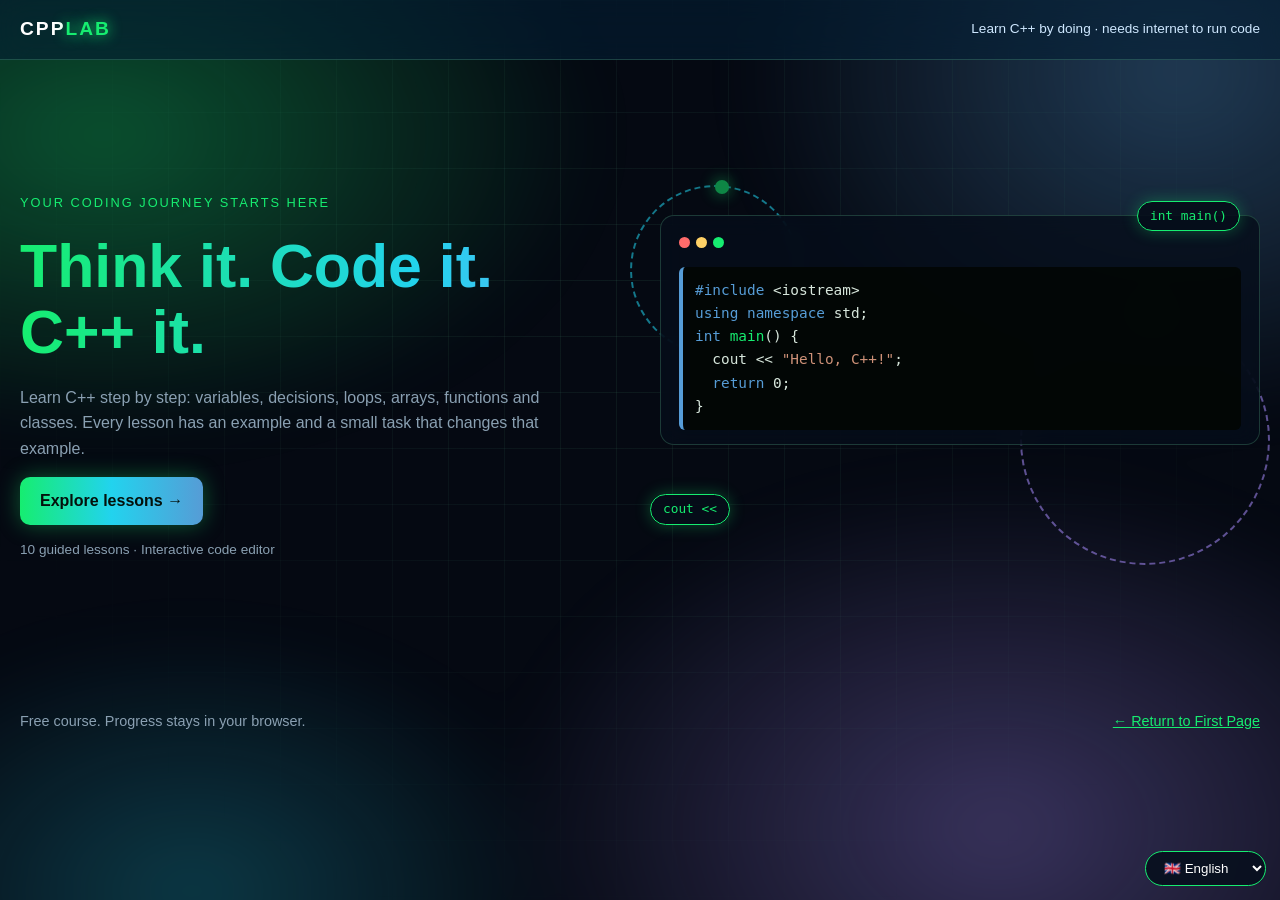
<file: HTMLPage1.html>
﻿<!DOCTYPE html>
<html lang="en">
<head>
<meta charset="UTF-8">
<meta name="viewport" content="width=device-width, initial-scale=1.0">
<title>CppLab – Learn C++</title>

<style>
/* ===== 1. THEME (colors) ===== */
:root{--bg:#050912;--panel:rgba(8,16,30,.66);--line:rgba(125,242,182,.2);--text:#d7e6dc;--mute:#8aa0b2;--green:#16ed70;--mint:#7df2b6;--blue:#569cd6;--purple:#a78bfa;--cyan:#22d3ee;--yellow:#ffd166;--red:#ff6b6b}
*{box-sizing:border-box}html{scroll-behavior:smooth}
body{margin:0;background:var(--bg);color:var(--text);font-family:Arial,sans-serif;line-height:1.6;min-height:100vh}
a{color:var(--green)}code,pre,textarea{font-family:Consolas,monospace}

/* ===== 2. SPECTACULAR BACKGROUND (pure CSS, no canvas) =====
   Layer 1 (body::before): slowly moving blurred "aurora" lights
   Layer 2 (body::after) : glowing grid that drifts and fades out at the edges */
body::before{content:"";position:fixed;inset:-20%;z-index:-2;pointer-events:none;
  background:
   radial-gradient(40% 35% at 20% 25%,rgba(22,237,112,.32),transparent 70%),
   radial-gradient(35% 40% at 80% 20%,rgba(86,156,214,.34),transparent 70%),
   radial-gradient(40% 40% at 70% 80%,rgba(167,139,250,.32),transparent 70%),
   radial-gradient(30% 30% at 25% 85%,rgba(34,211,238,.24),transparent 70%);
  filter:blur(30px);animation:aurora 26s ease-in-out infinite alternate}
@keyframes aurora{
  0%{transform:translate3d(-3%,-2%,0) rotate(0deg) scale(1)}
  50%{transform:translate3d(4%,3%,0) rotate(6deg) scale(1.08)}
  100%{transform:translate3d(-2%,4%,0) rotate(-5deg) scale(1.02)}}
body::after{content:"";position:fixed;inset:0;z-index:-1;pointer-events:none;
  background-image:linear-gradient(rgba(125,242,182,.08) 1px,transparent 1px),linear-gradient(90deg,rgba(125,242,182,.08) 1px,transparent 1px);
  background-size:56px 56px;
  -webkit-mask-image:radial-gradient(ellipse at 50% 35%,#000 0%,transparent 78%);
  mask-image:radial-gradient(ellipse at 50% 35%,#000 0%,transparent 78%);
  animation:gridmove 14s linear infinite}
@keyframes gridmove{to{background-position:0 56px,56px 0}}
.page,.topbar,.lang-box{position:relative;z-index:1}

/* ===== 3. URL MODES: show only the right page ===== */
.page,.topbar{display:none}
body.landing-mode #landing,body.landing-mode #topMain,
body.subjects-mode #subjects,body.subjects-mode #topMain,
body.lesson-mode #lesson,body.lesson-mode #topLesson{display:block}
.wrap{max-width:1280px;margin:0 auto;padding:0 20px}

/* ===== 4. TOP BARS (glass) ===== */
.topbar{padding:14px 0;border-bottom:1px solid var(--line);background:rgba(4,30,52,.6);backdrop-filter:blur(14px);-webkit-backdrop-filter:blur(14px)}
.topbar .wrap{display:flex;justify-content:space-between;align-items:center;gap:14px;flex-wrap:wrap}
.logo{font-weight:800;letter-spacing:2px;color:#fff;text-decoration:none;font-size:1.2rem}.logo span{color:var(--green);text-shadow:0 0 14px var(--green)}
.note{color:#cfe8ff;font-size:.85rem}
#topLesson{position:sticky;top:0;z-index:5}
.top-return{color:var(--green);text-decoration:none;font-size:.85rem;border:1px solid var(--green);border-radius:99px;padding:3px 12px}
.top-return:hover{background:rgba(22,237,112,.15)}

/* ===== 5. BUTTONS AND BARS (neon glow) ===== */
.btn{display:inline-block;background:linear-gradient(90deg,var(--green),var(--cyan),var(--blue));color:#04110c;border:0;padding:11px 20px;border-radius:10px;font-weight:700;cursor:pointer;text-decoration:none;box-shadow:0 0 22px rgba(22,237,112,.35);transition:transform .2s,box-shadow .2s}
.btn:hover{transform:translateY(-2px);box-shadow:0 0 34px rgba(34,211,238,.55)}
.btn.ghost{background:rgba(4,40,70,.55);color:var(--text);border:1px solid var(--line);box-shadow:none}
.btn[disabled]{opacity:.35;cursor:not-allowed;box-shadow:none;transform:none}
.bar{height:8px;background:rgba(255,255,255,.08);border-radius:99px;overflow:hidden;flex:1;min-width:90px}
.bar i{display:block;height:100%;width:0;background:linear-gradient(90deg,var(--green),var(--cyan),var(--purple));box-shadow:0 0 12px var(--green);transition:width .4s}
.mini-prog{display:flex;align-items:center;gap:10px;min-width:200px}
.return-wrap{text-align:center;margin:20px 0}

/* ===== 6. LANDING PAGE ===== */
.hero{display:grid;grid-template-columns:1fr 1fr;gap:40px;align-items:center;min-height:70vh;padding:50px 0}
.eyebrow{color:var(--green);text-transform:uppercase;letter-spacing:2px;font-size:.8rem}
.hero h1{font-size:clamp(2.2rem,5vw,3.8rem);line-height:1.1;margin:.3em 0;background:linear-gradient(90deg,var(--green),var(--cyan),var(--purple),var(--green));background-size:200% auto;-webkit-background-clip:text;background-clip:text;color:transparent;animation:shine 7s linear infinite}
@keyframes shine{to{background-position:200% center}}
.hero p{color:var(--mute);max-width:520px}
.caption{display:block;margin-top:14px;color:var(--mute);font-size:.85rem}
.visual{position:relative;min-height:320px}
.codewin{background:rgba(6,14,26,.78);border:1px solid var(--line);border-radius:14px;padding:14px 18px;position:relative;z-index:2;backdrop-filter:blur(12px);animation:floaty 6s ease-in-out infinite,glow 4s ease-in-out infinite}
@keyframes floaty{50%{transform:translateY(-10px)}}
@keyframes glow{0%,100%{box-shadow:0 0 30px rgba(22,237,112,.15)}50%{box-shadow:0 0 55px rgba(34,211,238,.35)}}
.dots span{display:inline-block;width:11px;height:11px;border-radius:50%;margin-right:6px;background:var(--red)}
.dots span:nth-child(2){background:var(--yellow)}.dots span:nth-child(3){background:var(--green)}
.codewin pre{margin:12px 0 0;font-size:.9rem;white-space:pre-wrap}
.k{color:var(--blue)}.s{color:#ce9178}.f{color:var(--green)}
.orbit{position:absolute;right:-10px;bottom:-30px;width:250px;height:250px;border-radius:50%;border:2px dashed var(--purple);opacity:.55;animation:spin 20s linear infinite}
.orbit::after{content:"";position:absolute;top:-7px;left:50%;width:14px;height:14px;border-radius:50%;background:var(--green);box-shadow:0 0 16px var(--green)}
.orbit.o2{left:-30px;top:-30px;right:auto;bottom:auto;width:170px;height:170px;border-color:var(--cyan);animation-direction:reverse;animation-duration:14s}
@keyframes spin{to{transform:rotate(360deg)}}
.float{position:absolute;z-index:3;background:rgba(6,14,26,.9);border:1px solid var(--green);color:var(--green);padding:4px 12px;border-radius:99px;font-size:.8rem;font-family:monospace;box-shadow:0 0 16px rgba(22,237,112,.3)}
.f1{top:-14px;right:20px}.f2{bottom:10px;left:-10px}
.bottom-row{display:flex;justify-content:space-between;gap:12px;flex-wrap:wrap;padding:20px 0 40px;color:var(--mute);font-size:.9rem}

/* ===== 7. SUBJECTS PAGE ===== */
.subjects-head{padding:40px 0 10px}.subjects-head h1{font-size:clamp(1.8rem,4vw,2.8rem);margin:0}.subjects-head p{color:var(--mute)}
.progress-box,.card,.side,.lesson-main,.editor-panel{background:var(--panel);border:1px solid var(--line);backdrop-filter:blur(14px);-webkit-backdrop-filter:blur(14px)}
.progress-box{border-radius:12px;padding:16px;margin:16px 0}
.progress-box b{display:block;margin-bottom:8px}
.grid2{display:grid;grid-template-columns:repeat(2,1fr);gap:16px}
.card{display:block;border-radius:14px;padding:18px;color:var(--text);text-decoration:none;transition:transform .2s,box-shadow .2s,border-color .2s}
a.card:hover{border-color:var(--green);transform:translateY(-4px);box-shadow:0 0 28px rgba(22,237,112,.25)}
.card small{color:var(--purple);letter-spacing:2px;font-weight:700}
.card h3{margin:.3em 0}.card p{color:var(--mute);margin:.2em 0 .8em;font-size:.92rem}
.st-done{color:var(--green)}.st-open{color:var(--cyan)}.st-locked{color:var(--mute)}
.card.locked{opacity:.4;pointer-events:none}
.tests{margin-top:30px}
.tests button.card{width:100%;text-align:left;cursor:pointer;font:inherit}
.tests button.card:disabled{opacity:.4;cursor:not-allowed}
.foot-note{color:var(--mute);text-align:center;padding:30px 0;font-size:.85rem}
.reset{background:none;border:1px solid var(--red);color:var(--red);border-radius:8px;padding:6px 12px;cursor:pointer}

/* ===== 8. LESSON LAYOUT (3 columns) ===== */
.lesson-grid{display:grid;grid-template-columns:230px minmax(0,1fr) 400px;gap:20px;padding:24px 0;align-items:start}
.side,.editor-panel{position:sticky;top:70px}
.side,.lesson-main,.editor-panel{border-radius:14px;padding:14px}
.lesson-main{padding:22px;min-width:0}
.side h4{margin:0 0 8px;color:var(--mute);text-transform:uppercase;font-size:.75rem;letter-spacing:2px}
.path-item{display:flex;gap:8px;padding:7px 8px;border-radius:8px;color:var(--text);text-decoration:none;font-size:.9rem}
.path-item b{width:22px;text-align:center;color:var(--green)}
.path-item.active{background:rgba(22,237,112,.14);outline:1px solid var(--green)}
.path-item.locked{opacity:.4;pointer-events:none}
.kicker{color:var(--green);font-size:.8rem;letter-spacing:2px;text-transform:uppercase}
.lesson-main h1{margin:.2em 0}
.howto{color:var(--mute);font-size:.88rem;border:1px dashed var(--line);border-radius:8px;padding:8px 12px;margin:10px 0}
pre{background:rgba(2,6,3,.85);border-left:4px solid var(--blue);border-radius:6px;padding:12px;overflow:auto;margin:8px 0}
.codebox{position:relative}
.copy,.try{position:absolute;top:8px;background:#12202c;color:#cfe8ff;border:1px solid var(--blue);border-radius:6px;padding:3px 9px;cursor:pointer;font-size:.75rem}
.copy{right:8px}.try{right:70px;color:var(--green)}
.tip{background:rgba(255,209,102,.1);border-left:4px solid var(--yellow);padding:10px 14px;margin:14px 0}
.task{background:rgba(22,237,112,.09);border:1px solid rgba(22,237,112,.35);border-radius:10px;padding:12px 16px;margin:14px 0}
.task p{margin:.4em 0}.task ol{margin:.4em 0 .6em;padding-left:22px}.task li{margin:4px 0}
.task .exp b{color:var(--mint);font-size:.85rem}
.nav-btns{display:flex;justify-content:space-between;gap:10px;margin-top:20px}

/* ===== 9. EDITOR PANEL ===== */
.editor-panel textarea{width:100%;background:rgba(2,6,3,.88);color:var(--green);border:1px solid var(--line);border-radius:8px;padding:10px;resize:vertical;tab-size:4;height:280px;font-size:.9rem}
.editor-panel textarea:focus{outline:none;border-color:var(--green);box-shadow:0 0 16px rgba(22,237,112,.25)}
.editor-panel textarea#stdin{height:56px;color:var(--text);margin-top:6px}
.toolbar{display:flex;gap:6px;flex-wrap:wrap;margin:8px 0}
.toolbar button{background:#12202c;color:var(--text);border:1px solid var(--line);border-radius:8px;padding:6px 10px;cursor:pointer}
.toolbar button:hover{border-color:var(--green)}
.toolbar button[hidden]{display:none}
#status{color:var(--mute);font-size:.8rem}
#out{min-height:90px;max-height:200px;overflow:auto;white-space:pre-wrap;color:var(--text)}
#out.err{color:var(--red)}
#msg{font-weight:600}#msg.ok{color:var(--green)}#msg.bad{color:var(--red)}
.locked-box{text-align:center;padding:40px 10px}

/* ===== 10. QUIZ ===== */
.q{margin:14px 0}
.opt{display:block;width:100%;text-align:left;background:#12202c;color:var(--text);border:1px solid #29506e;border-radius:8px;padding:9px 12px;margin:5px 0;cursor:pointer;font-family:monospace}
.opt.right{border-color:var(--green);background:#0f4d2b}
.opt.wrong{border-color:var(--red);background:#5a1a1a}
.why{color:var(--mute);font-size:.85rem}

/* ===== 11. LANGUAGE SELECTOR ===== */
.lang-box{position:fixed;right:14px;bottom:14px;z-index:20}
.lang-box select{background:rgba(8,16,30,.9);color:#fff;border:1px solid var(--green);border-radius:99px;padding:8px 14px}
.skiptranslate iframe,.goog-te-banner-frame{display:none!important}
body{top:0!important}

/* ===== 12. RESPONSIVE: desktop 3 / tablet 2 / phone 1 columns ===== */
@media(max-width:1100px){.lesson-grid{grid-template-columns:1fr 1fr}.side{grid-column:1/-1;position:static}}
@media(max-width:760px){.hero,.lesson-grid,.grid2{grid-template-columns:1fr}.editor-panel{position:static}}
@media(prefers-reduced-motion:reduce){
  body::before,body::after,.orbit,.codewin,.hero h1{animation:none}
  html{scroll-behavior:auto}}
</style>
</head>
<body>

<!-- LANGUAGE SELECTOR (Google Translate) -->
<div class="lang-box"><select id="languageSelector" aria-label="Choose website language">
  <option value="en">🇬🇧 English</option><option value="uz">🇺🇿 O'zbek</option>
  <option value="ru">🇷🇺 Русский</option><option value="tr">🇹🇷 Türkçe</option></select></div>
<div id="google_translate_element" style="display:none"></div>

<!-- TOP BARS -->
<div class="topbar" id="topMain"><div class="wrap">
  <a class="logo" href="?">CPP<span>LAB</span></a>
  <span class="note">Learn C++ by doing · needs internet to run code</span>
</div></div>
<div class="topbar" id="topLesson"><div class="wrap">
  <a class="logo" href="?lessons=1">CPP<span>LAB</span></a>
  <a class="top-return" href="index.html">← First Page</a>
  <div class="mini-prog"><span id="lpText" class="note"></span><div class="bar"><i id="lpBar"></i></div></div>
</div></div>

<!-- ========== PAGE 1: LANDING ========== -->
<div class="page" id="landing"><div class="wrap">
  <section class="hero">
    <div>
      <span class="eyebrow">Your coding journey starts here</span>
      <h1>Think it. Code it. C++ it.</h1>
      <p>Learn C++ step by step: variables, decisions, loops, arrays, functions and classes. Every lesson has an example and a small task that changes that example.</p>
      <a class="btn" href="?lessons=1">Explore lessons →</a>
      <span class="caption">10 guided lessons · Interactive code editor</span>
    </div>
    <div class="visual" translate="no">
      <span class="float f1">int main()</span><span class="float f2">cout &lt;&lt;</span>
      <div class="codewin"><div class="dots"><span></span><span></span><span></span></div>
<pre><span class="k">#include</span> &lt;iostream&gt;
<span class="k">using namespace</span> std;
<span class="k">int</span> <span class="f">main</span>() {
  cout &lt;&lt; <span class="s">"Hello, C++!"</span>;
  <span class="k">return</span> 0;
}</pre></div>
      <div class="orbit"></div><div class="orbit o2"></div>
    </div>
  </section>
  <div class="bottom-row"><span>Free course. Progress stays in your browser.</span><a href="index.html">← Return to First Page</a></div>
</div></div>

<!-- ========== PAGE 2: SUBJECTS ========== -->
<div class="page" id="subjects"><div class="wrap">
  <div class="subjects-head"><h1>Choose your first lesson.</h1><p>Lessons open one by one. Finish a task to unlock the next. After 5 lessons you take a level test.</p></div>
  <div class="progress-box"><b id="progText"></b><div class="bar"><i id="progBar"></i></div></div>
  <div class="grid2" id="cards"></div>
  <div class="tests"><h2>Tests</h2><div class="grid2" id="testCards"></div><div id="testBox" class="progress-box" hidden></div></div>
  <p class="return-wrap"><a class="btn ghost" href="index.html">← Return to First Page</a></p>
  <p class="foot-note">Your progress is saved in this browser on this device.<br><button class="reset" id="resetBtn" type="button">Reset progress</button></p>
</div></div>

<!-- ========== PAGE 3: LESSON ========== -->
<div class="page" id="lesson"><div class="wrap">
  <div class="lesson-grid">
    <aside class="side"><h4>Your learning path</h4><div id="path"></div></aside>
    <article class="lesson-main" id="lessonMain"></article>
    <aside class="editor-panel" id="editorPanel"><b>C++ editor (main.cpp)</b>
      <textarea id="editor" spellcheck="false" translate="no" aria-label="C++ code editor"></textarea>
      <textarea id="stdin" spellcheck="false" translate="no" placeholder="Input for cin, for example: 3 4" aria-label="Program input"></textarea>
      <div class="toolbar">
        <button id="runBtn" type="button">▶️ Run</button>
        <button id="clearBtn" type="button">Clear output</button>
        <button id="resetCode" type="button">↺ Reset code</button>
        <button id="checkBtn" type="button" hidden>✔️ Check answer</button>
      </div>
      <span id="status">Ready</span>
      <pre id="out" translate="no"></pre>
      <div id="msg" aria-live="polite"></div>
    </aside>
  </div>
  <p class="return-wrap"><a class="btn ghost" href="index.html">← Return to First Page</a></p>
</div></div>

<script>
/* ===================================================
   SECTION A: HELPERS + URL MODE
   =================================================== */
const $=s=>document.querySelector(s);
// Escape text so code like <iostream> is shown as text, not as HTML
const esc=s=>String(s).replace(/&/g,'&amp;').replace(/</g,'&lt;').replace(/>/g,'&gt;').replace(/"/g,'&quot;');
const params=new URLSearchParams(location.search), lp=params.get('lesson');
let mode='landing';
if(lp!==null&&/^[0-9]$/.test(lp)) mode='lesson';          // ?lesson=N (0..9)
else if(params.get('lessons')) mode='subjects';            // ?lessons=1
document.body.classList.add(mode+'-mode');                 // CSS shows only the right page

/* ===================================================
   SECTION B: BACKGROUND
   The canvas was deleted. The background is now pure CSS
   (see "2. SPECTACULAR BACKGROUND" in the style block).
   =================================================== */

/* ===================================================
   SECTION C: LESSON DATA (10 lessons)
   Rule: the editor starts with the SAME code as the example;
   the task is a small change to it.
   code  = example          start = code loaded for the task
   inp   = input for the example   tinp = input for the task
   steps = numbered instructions   exp = exact output wanted
   tests = [fake cin input, function(output) -> true/false]
   must  = regex the code must contain (mustMsg = message)
   T(body) wraps your lines into a full program.
   =================================================== */
const T=b=>`#include <iostream>\n#include <string>\n#include <vector>\nusing namespace std;\n\nint main() {\n${b}    return 0;\n}`;
const Ls=o=>o.trim().split('\n').map(s=>s.trim());     // output as a list of lines
const LESSONS=[
/* 1 */
{t:'Hello world and comments',d:'main(), cout and endl.',
 intro:'Every C++ program starts in a function called main(). The word cout prints text on the screen, and endl moves to the next line.',
 pts:['#include <iostream> gives you cout and cin.','Text goes between double quotes: "Hello".','Every statement ends with a semicolon ;','You can print a calculation: cout << 5 + 3;'],
 code:T('    cout << "Hello, world!" << endl;\n    cout << 5 + 3 << endl;\n'),out:'Hello, world!\n8',
 tip:'Forgetting the semicolon ; is the most common first error.',
 task:'Change the example so it prints your own greeting and a new calculation.',
 steps:['Change "Hello, world!" to "Hello, C++!" (keep the quotes).','Change 5 + 3 to 12 * 4.','Press Run, then Check answer.'],
 exp:'Hello, C++!\n48',
 start:T('    cout << "Hello, world!" << endl;\n    cout << 5 + 3 << endl;\n'),
 tests:[['',o=>{const l=Ls(o);return /^Hello, C\+\+!$/.test(l[0])&&l[1]==='48';}]]},
/* 2 */
{t:'Variables and types',d:'string, int and double.',
 intro:'A variable is a box with a name that stores a value. Each box has a type: string is for text, int for whole numbers and double for decimal numbers.',
 pts:['string name = "Aziz"; stores text.','int age = 18; stores a whole number.','double price = 9.99; stores a decimal number.','Print a variable without quotes: cout << age;'],
 code:T('    string name = "Aziz";\n    int age = 18;\n    double price = 9.99;\n    cout << name << endl;\n    cout << age << endl;\n    cout << price << endl;\n'),out:'Aziz\n18\n9.99',
 tip:'Text needs quotes ("Aziz"). Numbers never have quotes.',
 task:'Change the three values in the example.',
 steps:['Change "Aziz" to your own first name (one word, keep the quotes).','Change 18 to 20.','Change 9.99 to 9.5.','Press Run, then Check answer.'],
 exp:'YourName\n20\n9.5',
 start:T('    string name = "Aziz";\n    int age = 18;\n    double price = 9.99;\n    cout << name << endl;\n    cout << age << endl;\n    cout << price << endl;\n'),
 tests:[['',o=>{const l=Ls(o);return l.length>=3&&l[0]!==''&&!/^[0-9.]+$/.test(l[0])&&!/\s/.test(l[0])&&l[1]==='20'&&l[2]==='9.5';}]]},
/* 3 */
{t:'Input and operators',d:'cin and + - * %.',
 intro:'cin reads a value that the user types. In this site you type the input in the small box under the editor. Then you can calculate with the numbers.',
 pts:['cin >> a >> b; reads two numbers.','+ - * / are the math operators.','% gives the remainder of a division: 7 % 3 is 1.','Integer division cuts the decimals: 7 / 2 is 3.'],
 code:T('    int a, b;\n    cin >> a >> b;\n    cout << a + b << endl;\n    cout << a - b << endl;\n'),inp:'7 3',out:'Input 7 3 prints:\n10\n4',
 tip:'The input box is under the editor. Type the numbers there before you press Run.',
 task:'Change the program so it prints the product and the remainder.',
 steps:['Change a + b to a * b (multiplication).','Change a - b to a % b (remainder).','Keep 7 3 in the input box and press Run. You should see 21 and 1.','Press Check answer.'],
 exp:'Input 7 3 prints:\n21\n1',
 start:T('    int a, b;\n    cin >> a >> b;\n    cout << a + b << endl;\n    cout << a - b << endl;\n'),
 tests:[['7 3',o=>{const l=Ls(o);return l[0]==='21'&&l[1]==='1';}],['10 4',o=>{const l=Ls(o);return l[0]==='40'&&l[1]==='2';}],['6 6',o=>{const l=Ls(o);return l[0]==='36'&&l[1]==='0';}]]},
/* 4 */
{t:'if / else if / else',d:'Make decisions.',
 intro:'if runs code only when a condition is true. else runs when it is false. else if adds one more question in between.',
 pts:['if (age >= 18) { ... } runs when the condition is true.','else { ... } runs in all other cases.','else if (condition) { ... } checks one more condition.','Compare with == (two equals signs). A single = assigns a value.'],
 code:T('    int age;\n    cin >> age;\n    if (age >= 18) {\n        cout << "adult" << endl;\n    } else {\n        cout << "minor" << endl;\n    }\n'),inp:'20',out:'Input 20 prints:\nadult',
 tip:'C++ checks the conditions from top to bottom and stops at the first one that is true.',
 task:'Split "minor" into two groups: teen and child.',
 steps:['Keep the first condition: age >= 18 prints adult.','Between the if block and the else block, add: else if (age >= 13) { cout << "teen" << endl; }','In the last else, print child instead of minor.','Test ages 8, 13, 17 and 18 in the input box, then Check answer.'],
 exp:'8 → child\n13 → teen\n17 → teen\n18 → adult',
 start:T('    int age;\n    cin >> age;\n    if (age >= 18) {\n        cout << "adult" << endl;\n    } else {\n        cout << "minor" << endl;\n    }\n'),tinp:'8',
 must:/else\s+if/,mustMsg:'Add an else if block between if and else.',
 tests:[['8',o=>Ls(o)[0].toLowerCase()==='child'],['12',o=>Ls(o)[0].toLowerCase()==='child'],['13',o=>Ls(o)[0].toLowerCase()==='teen'],['17',o=>Ls(o)[0].toLowerCase()==='teen'],['18',o=>Ls(o)[0].toLowerCase()==='adult'],['30',o=>Ls(o)[0].toLowerCase()==='adult']]},
/* 5 */
{t:'Loops: for and while',d:'Repeat code.',
 intro:'A loop repeats code. A while loop repeats as long as its condition is true. Inside the loop, n++ adds 1 to n and n-- subtracts 1.',
 pts:['while (n <= 5) { ... } repeats while n is 5 or less.','n++ adds 1 to n. n-- subtracts 1.','The loop stops when the condition becomes false.','A for loop does the same in one line: for (int i = 1; i <= 5; i++).'],
 code:T('    int n = 1;\n    while (n <= 5) {\n        cout << n << endl;\n        n++;\n    }\n'),out:'1\n2\n3\n4\n5',
 tip:'If the program never stops, the condition never becomes false. Check n++ and n--.',
 task:'Change the loop so it counts down from 10 to 1.',
 steps:['Change the start: int n = 10;','Change the condition to n >= 1 (keep going while n is at least 1).','Change n++ to n-- so the number gets smaller.','Run: you should see 10, 9, 8 … 1 (one number per line).'],
 exp:'10\n9\n8\n7\n6\n5\n4\n3\n2\n1',
 start:T('    int n = 1;\n    while (n <= 5) {\n        cout << n << endl;\n        n++;\n    }\n'),
 must:/while/,mustMsg:'Use a while loop.',
 tests:[['',o=>Ls(o).join(',')==='10,9,8,7,6,5,4,3,2,1']]},
/* 6 */
{t:'Arrays',d:'Store many values.',
 intro:'An array stores several values of the same type under one name. You reach each value with its index, and counting starts at 0.',
 pts:['int marks[3] = {90, 75, 60}; makes 3 numbers.','marks[0] is the first value, marks[1] the second.','The size (3) must match how many values you use.','A for loop can visit every item: for (int i = 0; i < 3; i++).'],
 code:T('    int marks[3] = {90, 75, 60};\n    int sum = 0;\n    for (int i = 0; i < 3; i++) {\n        sum += marks[i];\n    }\n    cout << sum << endl;\n'),out:'225',
 tip:'Three places must agree: the size, the number of values, and the loop limit.',
 task:'Change the array to hold 5 numbers and print their sum.',
 steps:['Change the size 3 to 5 in marks[3].','Change the values to {2, 4, 6, 8, 10}.','Change i < 3 to i < 5 in the for loop.','Run: the sum should be 30.'],
 exp:'30',
 start:T('    int marks[3] = {90, 75, 60};\n    int sum = 0;\n    for (int i = 0; i < 3; i++) {\n        sum += marks[i];\n    }\n    cout << sum << endl;\n'),
 must:/\[/,mustMsg:'Use an array like int marks[5].',
 tests:[['',o=>Ls(o)[0]==='30']]},
/* 7 */
{t:'Strings',d:'Work with text.',
 intro:'A string stores text. It has helpful tools: s.length() counts the characters and s[0] gives the first character.',
 pts:['string s = "hello"; stores a word.','s.length() is the number of characters.','s[0] is the first character (index 0).','cin >> s; reads one word typed by the user.'],
 code:T('    string s = "hello";\n    cout << s.length() << endl;\n    cout << s[0] << endl;\n'),out:'5\nh',
 tip:'cin >> s reads only one word (it stops at a space).',
 task:'Read the word from the keyboard instead of writing it in the code.',
 steps:['Replace the line string s = "hello"; with two lines: string s;  and  cin >> s;','Type C++ in the input box and press Run. You should see 3 and C.','Press Check answer.'],
 exp:'Input C++ prints:\n3\nC',
 inp:'hello',
 start:T('    string s = "hello";\n    cout << s.length() << endl;\n    cout << s[0] << endl;\n'),tinp:'C++',
 tests:[['hello',o=>{const l=Ls(o);return l[0]==='5'&&l[1]==='h';}],['C++',o=>{const l=Ls(o);return l[0]==='3'&&l[1]==='C';}],['abcdefg',o=>{const l=Ls(o);return l[0]==='7'&&l[1]==='a';}]]},
/* 8 */
{t:'Functions',d:'Reusable blocks of code.',
 intro:'A function is a named block of code that you can use many times. It has a return type, a name, parameters in brackets, and it sends a result back with return.',
 pts:['int add(int a, int b) { return a + b; } is a function.','The first word (int) is the type of the result.','Write the function above main().','Call it by name: add(a, b).'],
 code:`#include <iostream>\nusing namespace std;\n\nint add(int a, int b) {\n    return a + b;\n}\n\nint main() {\n    int a, b;\n    cin >> a >> b;\n    cout << add(a, b) << endl;\n    return 0;\n}`,inp:'3 4',out:'Input 3 4 prints:\n7',
 tip:'A function must be written before the place where you call it.',
 task:'Add a second function called multiply, next to add.',
 steps:['Replace the TODO 1 line with a function: copy add, rename it to multiply and change + to *.','Replace the TODO 2 line with: cout << multiply(a, b) << endl;','Input 3 4 should print 7 and then 12.','Press Check answer.'],
 exp:'Input 3 4 prints:\n7\n12',
 start:`#include <iostream>\nusing namespace std;\n\nint add(int a, int b) {\n    return a + b;\n}\n\n// TODO 1: write int multiply(int a, int b) here\n\nint main() {\n    int a, b;\n    cin >> a >> b;\n    cout << add(a, b) << endl;\n    // TODO 2: print multiply(a, b) here\n    return 0;\n}`,
 must:/multiply\s*\(/,mustMsg:'Write a function named multiply.',
 tests:[['3 4',o=>{const l=Ls(o);return l[0]==='7'&&l[1]==='12';}],['5 5',o=>{const l=Ls(o);return l[0]==='10'&&l[1]==='25';}],['7 1',o=>{const l=Ls(o);return l[0]==='8'&&l[1]==='7';}]]},
/* 9 */
{t:'Classes (OOP basics)',d:'Group data and functions.',
 intro:'A class groups data (members) and functions (methods) into one new type. An object is one real thing made from the class.',
 pts:['class Student { public: ... }; ends with a semicolon.','Members store data: string name; int age;','A method is a function inside the class: void hello() { ... }','Make an object and use it: Student s; s.hello();'],
 code:`#include <iostream>\n#include <string>\nusing namespace std;\n\nclass Student {\npublic:\n    string name;\n    int age;\n    void hello() {\n        cout << name << " " << age << endl;\n    }\n};\n\nint main() {\n    Student s;\n    s.name = "Aziz";\n    s.age = 18;\n    s.hello();\n    return 0;\n}`,out:'Aziz 18',
 tip:'Without public: the members are private and main() cannot use them.',
 task:'Finish the Car class: add a method that prints the car.',
 steps:['Replace TODO 1 with a method: void info() { cout << brand << " " << year << endl; }  (like hello() in the example).','Replace TODO 2 with: c.info();','Run: you should see Audi 2020.','Press Check answer.'],
 exp:'Audi 2020',
 start:`#include <iostream>\n#include <string>\nusing namespace std;\n\nclass Car {\npublic:\n    string brand;\n    int year;\n    // TODO 1: write the method info() here\n};\n\nint main() {\n    Car c;\n    c.brand = "Audi";\n    c.year = 2020;\n    // TODO 2: call c.info() here\n    return 0;\n}`,
 must:/info\s*\(/,mustMsg:'Write a method named info().',
 tests:[['',o=>/Audi\s+2020/.test(o)]]},
/* 10 */
{t:'Errors: try / catch',d:'Handle problems safely.',
 intro:'Some actions are dangerous, for example dividing by zero. With throw you raise an error, and catch handles it, so the program shows a message instead of crashing.',
 pts:['try { ... } contains the risky code.','throw 1; raises an error and jumps to catch.','catch (...) { ... } runs when an error happened.','Dividing an int by 0 crashes a program.'],
 code:T('    int b;\n    cin >> b;\n    try {\n        if (b == 0) throw 1;\n        cout << 10 / b << endl;\n    } catch (...) {\n        cout << "error" << endl;\n    }\n'),inp:'0',out:'Input 0 prints:\nerror\n\nInput 5 prints:\n2',
 tip:'Try the example with 0 and with 5 to see both paths.',
 task:'Change the program so it divides 100 instead of 10.',
 steps:['Change 10 / b to 100 / b.','Leave the try, throw and catch parts as they are.','Input 5 → 20, input 4 → 25, input 0 → the word error.','Press Check answer.'],
 exp:'Input 5 prints: 20\nInput 4 prints: 25\nInput 0 prints: error',
 start:T('    int b;\n    cin >> b;\n    try {\n        if (b == 0) throw 1;\n        cout << 10 / b << endl;\n    } catch (...) {\n        cout << "error" << endl;\n    }\n'),tinp:'5',
 must:/try[\s\S]*catch/,mustMsg:'Keep the try and catch blocks.',
 tests:[['5',o=>Ls(o)[0]==='20'],['4',o=>Ls(o)[0]==='25'],['0',o=>/error/i.test(o)]]}
];

/* ===================================================
   SECTION D: TESTS [question, options, rightIndex, explanation]
   Final test = all 10 questions of level 1 + level 2
   =================================================== */
const L1=[['Which function does every C++ program start in?',['start()','main()','run()'],1,'Execution starts in main().'],
 ['Which type stores text?',['int','double','string'],2,'string stores text.'],
 ['What does == do in an if?',['Assigns','Compares','Ends the line'],1,'== compares, = assigns.'],
 ['What is the first array index?',['0','1','-1'],0,'Counting starts at 0.'],
 ['What ends a C++ statement?',[';',':','.'],0,'A semicolon ends a statement.']];
const L2=[['What does a function use to give back a result?',['return','cout','break'],0,'return sends a value back.'],
 ['Which keyword makes class members usable from main()?',['public:','static:','const:'],0,'public: opens access.'],
 ['What does s.length() return?',['The first letter','The number of characters','The last index'],1,'It is the number of characters.'],
 ['Which block handles a thrown error?',['try','catch','while'],1,'catch handles errors.'],
 ['What does 7 / 2 give with int values?',['3.5','4','3'],2,'Integer division cuts decimals.']];
const TESTS={l1:{title:'Level 1 test',level:1,qs:L1},l2:{title:'Level 2 test',level:2,qs:L2},final:{title:'Final test',level:0,qs:L1.concat(L2)}};

/* ===================================================
   SECTION E: PROGRESS (localStorage wrapped in try/catch)
   =================================================== */
function load(k){try{const v=parseInt(localStorage.getItem(k),10);return isNaN(v)?0:v;}catch(e){return 0;}}
function save(k,v){try{localStorage.setItem(k,String(v));}catch(e){}}
let done=load('cpplab_done'), levels=load('cpplab_levels');
const isOpen=i=>i<=done&&i<(levels+1)*5;                   // lesson i open only if i <= done AND its level is unlocked
const state=i=>i<done?'done':(isOpen(i)?'open':'locked');
const availableLesson=()=>Math.min(done,(levels+1)*5-1,9);

/* ===================================================
   SECTION F: SUBJECTS PAGE + TESTS
   =================================================== */
function renderSubjects(){
  $('#progText').textContent=done+' / 10 lessons completed';
  $('#progBar').style.width=done*10+'%';
  $('#cards').innerHTML=LESSONS.map((L,i)=>{
    const s=state(i),lab=s==='done'?'✓ COMPLETED':s==='open'?'START LESSON →':'🔒 LOCKED',tag=s==='locked'?'div':'a';
    return `<${tag} class="card ${s==='locked'?'locked':''}" ${s==='locked'?'':`href="?lesson=${i}"`}><small>LESSON ${String(i+1).padStart(2,'0')}</small><h3>${esc(L.t)}</h3><p>${esc(L.d)}</p><b class="st-${s}">${lab}</b></${tag}>`;
  }).join('');
  // level 1 test after 5 lessons; level 2 after 10 lessons + level 1; final after everything
  const can={l1:done>=5,l2:done>=10&&levels>=1,final:done>=10&&levels>=2};
  $('#testCards').innerHTML=Object.keys(TESTS).map(k=>{
    const q=TESTS[k],p=q.level&&levels>=q.level;
    return `<button class="card" data-t="${k}" ${can[k]?'':'disabled'}><small>${can[k]?'AVAILABLE':'🔒 LOCKED'}</small><h3>${q.title}</h3><p>${q.qs.length} questions${q.level?' · need 4 to pass':''}</p><b class="st-${p?'done':'open'}">${p?'✓ PASSED':'START TEST →'}</b></button>`;
  }).join('');
  document.querySelectorAll('[data-t]').forEach(b=>b.onclick=()=>openTest(b.dataset.t));
}
// Show a multiple-choice test inside #testBox, with right/wrong colors and explanations
function openTest(key){
  const Q=TESTS[key],box=$('#testBox');let answered=0,ok=0;
  box.hidden=false;box.innerHTML=`<h3>${Q.title}</h3><div id="qs"></div><p id="res"></p>`;
  Q.qs.forEach(([q,opts,right,why])=>{
    const d=document.createElement('div');d.className='q';d.innerHTML=`<b>${esc(q)}</b>`;
    opts.forEach((o,i)=>{
      const b=document.createElement('button');b.className='opt';b.type='button';b.textContent=o;b.translate=false;
      b.onclick=()=>{
        const all=d.querySelectorAll('.opt');all.forEach(x=>x.disabled=true);
        all[right].classList.add('right');
        if(i===right)ok++;else b.classList.add('wrong');
        d.insertAdjacentHTML('beforeend',`<div class="why">${esc(why)}</div>`);
        if(++answered===Q.qs.length)finishTest(key,ok);
      };
      d.appendChild(b);
    });
    $('#qs').appendChild(d);
  });
  box.scrollIntoView({behavior:'smooth'});
}
function finishTest(key,ok){
  const Q=TESTS[key],res=$('#res');
  if(Q.level){                                              // level test: 4 of 5 to pass
    if(ok>=4){levels=Math.max(levels,Q.level);save('cpplab_levels',levels);res.textContent=`✅ Passed: ${ok}/5. Next level unlocked!`;}
    else res.textContent=`❌ ${ok}/5. You need 4 to pass. Try again.`;
  } else res.textContent=`Final score: ${Math.round(ok/Q.qs.length*100)}% (${ok}/${Q.qs.length})`;
  res.insertAdjacentHTML('afterend','<button class="btn" type="button" id="again">Try again</button>');
  $('#again').onclick=()=>openTest(key);
  renderSubjects();
}
$('#resetBtn').onclick=()=>{
  if(confirm('Reset all progress?')){done=0;levels=0;save('cpplab_done',0);save('cpplab_levels',0);$('#testBox').hidden=true;renderSubjects();}
};

/* ===================================================
   SECTION G: LESSON PAGE
   =================================================== */
let cur=0,taskActive=false;
const editor=$('#editor'),stdin=$('#stdin'),out=$('#out'),msg=$('#msg');

function renderPath(){                                      // left sidebar
  $('#path').innerHTML=LESSONS.map((L,k)=>{
    const s=state(k);
    return `<a class="path-item ${s} ${k===cur?'active':''}" ${s==='locked'?'':`href="?lesson=${k}"`}><b>${s==='done'?'✓':s==='locked'?'🔒':k+1}</b><span>${esc(L.t)}</span></a>`;
  }).join('');
}
function renderTop(){$('#lpText').textContent=done+' / 10 completed';$('#lpBar').style.width=done*10+'%';}

function renderLesson(){
  cur=parseInt(lp,10);const L=LESSONS[cur];renderPath();renderTop();
  if(state(cur)==='locked'){                                // locked lesson
    $('#editorPanel').hidden=true;
    $('#lessonMain').innerHTML=`<div class="locked-box"><h2>🔒 Lesson locked</h2><p>Finish the earlier lessons (and the level test) first.</p><a class="btn" href="?lesson=${availableLesson()}">Go to available lesson</a></div>`;
    return;
  }
  const prev=cur===0?'?lessons=1':`?lesson=${cur-1}`,next=cur===9?'?lessons=1':`?lesson=${cur+1}`;
  $('#lessonMain').innerHTML=`
   <div class="kicker">C++ course · Lesson ${cur+1} of 10</div><h1>${esc(L.t)}</h1>
   <p class="howto">1. Read the lesson · 2. Press <b>Try it</b> to run the example · 3. Do the task below</p>
   <p>${esc(L.intro)}</p>
   <h3>Key points</h3><ul>${L.pts.map(p=>`<li translate="no">${esc(p)}</li>`).join('')}</ul>
   <h3>Example</h3><div class="codebox" translate="no"><pre><code>${esc(L.code)}</code></pre><button class="try" type="button" id="tryBtn">Try it</button></div>
   <h3>Example output</h3><pre translate="no">${esc(L.out)}</pre>
   <div class="tip">💡 ${esc(L.tip)}</div>
   <div class="task"><b>🎯 Your task</b><p>${esc(L.task)}</p>
     <ol>${L.steps.map(s=>`<li>${esc(s)}</li>`).join('')}</ol>
     <div class="exp"><b>Your program must print:</b><pre translate="no">${esc(L.exp)}</pre></div></div>
   <button class="btn" type="button" id="startTask">Start task in editor ↓</button>
   <div class="nav-btns"><a class="btn ghost" href="${prev}">← Back</a>
     <a class="btn" id="nextBtn" href="${next}" ${cur<done?'':'disabled aria-disabled="true"'}>Next lesson →</a></div>`;
  addCopyButtons();
  $('#tryBtn').onclick=()=>{editor.value=L.code;stdin.value=L.inp||'';hideTask();runCode();};   // load example + its input and run it
  $('#startTask').onclick=()=>{
    editor.value=L.start;stdin.value=L.tinp!==undefined?L.tinp:(L.inp||'');                      // task starts from the example code
    taskActive=true;$('#checkBtn').hidden=false;msg.textContent='';
    editor.scrollIntoView({behavior:'smooth',block:'center'});editor.focus();};
  $('#nextBtn').addEventListener('click',e=>{if(cur>=done)e.preventDefault();});               // Next is blocked until the task is solved
  editor.value=L.code;stdin.value=L.inp||'';
}
function hideTask(){taskActive=false;$('#checkBtn').hidden=true;msg.textContent='';}

/* Online compiler (Wandbox): sends code + stdin, gets output or errors back */
const API='https://wandbox.org/api/compile.json';
async function compile(code,input){
  try{
    const r=await fetch(API,{method:'POST',headers:{'Content-Type':'application/json'},
      body:JSON.stringify({compiler:'gcc-head',code:code,stdin:input,options:'warning,gnu++17',save:false})});
    const j=await r.json();
    return {ok:String(j.status)==='0',out:j.program_output||'',err:(j.compiler_error||'')+(j.program_error||'')};
  }catch(e){return {ok:false,out:'',err:'Cannot reach the online compiler. Check your internet connection.'};}
}
const last4=s=>s.trim().split('\n').slice(-4).join('\n');   // show only the last 4 error lines

/* Run: compile and show the output (red on error) */
async function runCode(){
  $('#status').textContent='Compiling…';out.className='';out.textContent='';
  const r=await compile(editor.value,stdin.value);
  $('#status').textContent=r.ok?'Done ✔️':'Failed';
  if(r.ok){out.textContent=r.out||'(no output)';}
  else{out.className='err';out.textContent=(r.out?r.out+'\n':'')+last4(r.err||'Unknown error');}
}
/* Check answer: first the required part (must), then every test (input -> output); stop at the first failure */
async function checkCode(){
  const L=LESSONS[cur],code=editor.value;msg.className='';
  if(L.must&&!L.must.test(code)){msg.className='bad';msg.textContent='❌ '+(L.mustMsg||'Your code is missing a required part.');return;}
  for(let i=0;i<L.tests.length;i++){
    msg.textContent=`Checking ${i+1}/${L.tests.length}…`;
    const [inp,fn]=L.tests[i],r=await compile(code,inp);
    if(!r.ok){msg.className='bad';msg.textContent='❌ '+last4(r.err||'Program failed');return;}
    if(!fn(r.out)){msg.className='bad';msg.textContent=(inp?'❌ Input "'+inp+'" → ':'❌ ')+'your program printed: '+(r.out.trim()||'(nothing)')+'. Read the steps again.';return;}
  }
  msg.className='ok';msg.textContent='✅ Correct!';
  if(cur>=done){done=cur+1;save('cpplab_done',done);}        // mark lesson done, unlock the next
  renderPath();renderTop();
  const n=$('#nextBtn');n.removeAttribute('disabled');n.removeAttribute('aria-disabled');
}

/* Editor buttons and keys */
$('#runBtn').onclick=runCode;
$('#checkBtn').onclick=checkCode;
$('#clearBtn').onclick=()=>{out.textContent='';msg.textContent='';$('#status').textContent='Cleared';};
$('#resetCode').onclick=()=>{editor.value=taskActive?LESSONS[cur].start:LESSONS[cur].code;};
editor.addEventListener('keydown',e=>{
  if(e.ctrlKey&&e.key==='Enter'){e.preventDefault();runCode();}                                         // Ctrl+Enter = run
  if(e.key==='Tab'){e.preventDefault();editor.setRangeText('    ',editor.selectionStart,editor.selectionEnd,'end');} // Tab = 4 spaces
});

/* Copy button on every code block of the lesson */
function addCopyButtons(){
  document.querySelectorAll('.codebox').forEach(box=>{
    const pre=box.querySelector('pre'),b=document.createElement('button');
    b.className='copy';b.type='button';b.textContent='Copy';
    b.onclick=async()=>{
      try{await navigator.clipboard.writeText(pre.innerText);b.textContent='Copied';}
      catch(e){b.textContent='Press Ctrl+C';}
      setTimeout(()=>b.textContent='Copy',1500);
    };
    box.appendChild(b);
  });
}

/* ===================================================
   SECTION H: START
   =================================================== */
if(mode==='subjects')renderSubjects();
if(mode==='lesson')renderLesson();

/* ===================================================
   SECTION I: LANGUAGE (Google Translate)
   =================================================== */
let pendingLang=null;
function googleTranslateElementInit(){
  new google.translate.TranslateElement({pageLanguage:'en',includedLanguages:'en,uz,ru,tr',autoDisplay:false},'google_translate_element');
  if(pendingLang)setTimeout(()=>setLang(pendingLang),300);
}
// The hidden Google select appears a moment later, so retry up to 20 times
function setLang(l,tries){
  tries=tries||0;
  const s=document.querySelector('.goog-te-combo');
  if(!s){pendingLang=l;if(tries<20)setTimeout(()=>setLang(l,tries+1),250);return;}
  s.value=l;s.dispatchEvent(new Event('change',{bubbles:true}));pendingLang=null;
}
document.addEventListener('DOMContentLoaded',()=>{
  const sel=$('#languageSelector');
  sel.addEventListener('change',()=>{setLang(sel.value);try{localStorage.setItem('cpplab_lang',sel.value);}catch(e){}});
  let saved=null;try{saved=localStorage.getItem('cpplab_lang');}catch(e){}
  if(['en','uz','ru','tr'].includes(saved)){sel.value=saved;pendingLang=saved;}
});
</script>
<script src="https://translate.google.com/translate_a/element.js?cb=googleTranslateElementInit"></script>
</body>
</html>
</file>
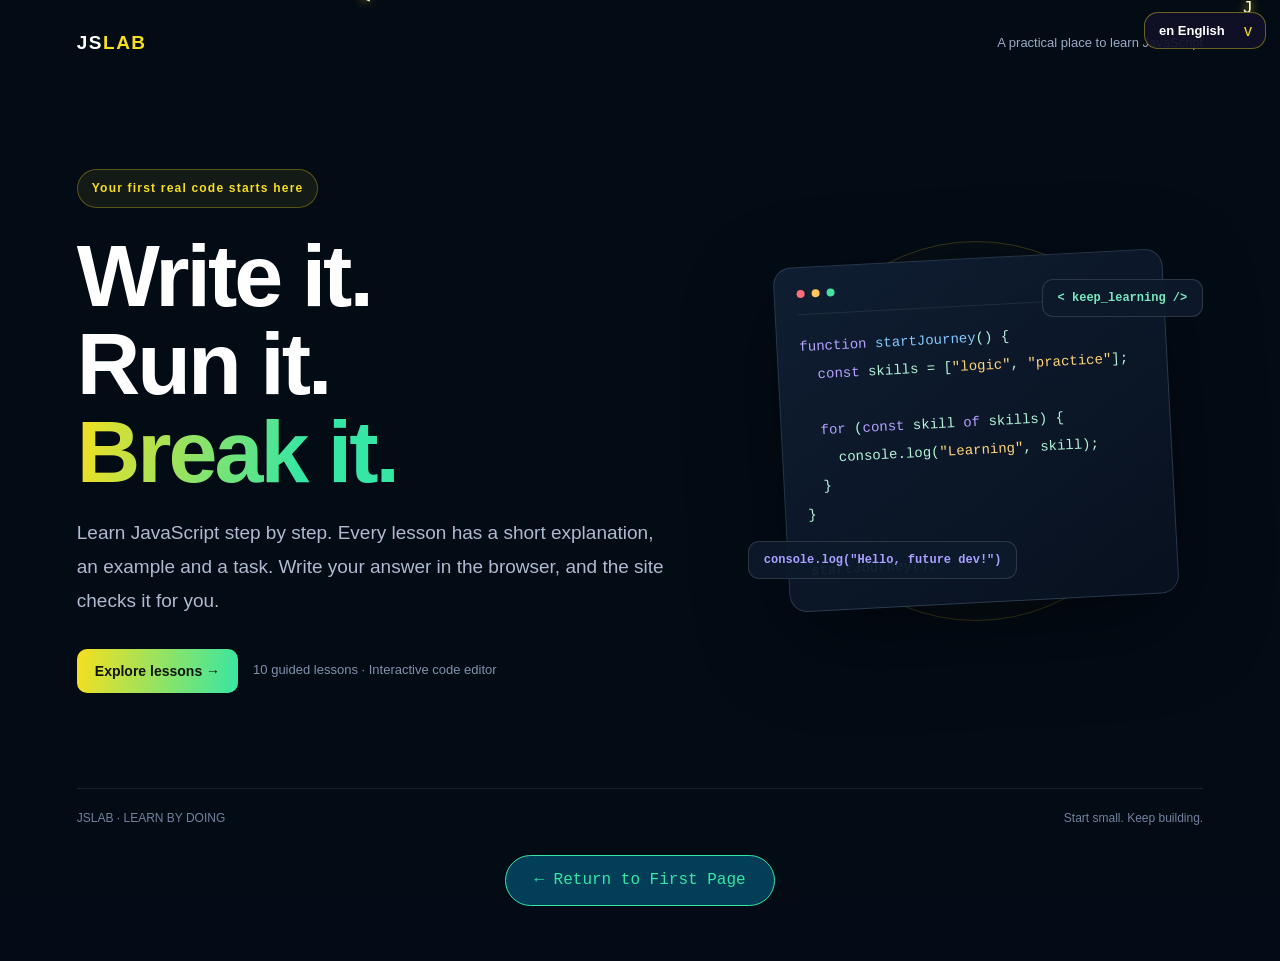
<file: java.html>
<!DOCTYPE html>
<html lang="en">
<head>
<meta charset="UTF-8">
<meta name="viewport" content="width=device-width, initial-scale=1">
<title>JSLab | Learn JavaScript</title>
<link rel="stylesheet" href="java.css">
</head>

<body>

<!-- =========================================================
     JSLAB: ONE FILE, FOUR PAGES
     jslab.html            -> landing page (introduction)
     jslab.html?lessons=1  -> subjects page (list of lessons)
     jslab.html?lesson=N   -> one lesson (N = 0..9)
     jslab.html?test=1|2|final -> level tests and final test
     ========================================================= -->

<!-- 1. DETECT THE PAGE. This runs first, so the wrong page never flashes. -->
<script>
(function () {
    const params = new URLSearchParams(window.location.search);

    if (params.has("lesson"))       document.body.classList.add("lesson-mode");
    else if (params.has("test"))    document.body.classList.add("test-mode");
    else if (params.has("lessons")) document.body.classList.add("subjects-mode");
    else                            document.body.classList.add("landing-mode");
})();
</script>

<!-- 2. MATRIX BACKGROUND (falling characters) -->
<canvas id="code-bg"></canvas>

<!-- 3. LANGUAGE SELECTOR (Google Translate) -->
<div id="lang-box">
  <select class="language-select" id="langSel" translate="no" aria-label="Language">
    <option value="en">en English</option>
    <option value="uz">uz O'zbek</option>
    <option value="ru">ru Русский</option>
    <option value="tr">tr Türkçe</option>
  </select>
  <span class="language-arrow">v</span>
</div>
<div id="google_translate_element" style="display:none"></div>

<!-- =========================================================
     PAGE 1: LANDING
     ========================================================= -->
<div id="jsLanding">
  <div class="land-nav">
    <a class="logo" href="?">JS<span>LAB</span></a>
    <span class="nav-note">A practical place to learn JavaScript</span>
  </div>

  <section class="hero">
    <div>
      <div class="eyebrow">Your first real code starts here</div>

      <h1>Write it.<br>Run it.<br><span>Break it.</span></h1>

      <p class="hero-copy">
        Learn JavaScript step by step. Every lesson has a short explanation,
        an example and a task. Write your answer in the browser,
        and the site checks it for you.
      </p>

      <div class="hero-actions">
        <a class="btn-main" href="?lessons=1">Explore lessons →</a>
        <span class="hero-caption">10 guided lessons · Interactive code editor</span>
      </div>
    </div>

    <div class="hero-visual" aria-hidden="true">
      <div class="orbit"></div>

      <div class="code-window">
        <div class="dots"><i></i><i></i><i></i></div>
<pre><span class="purple">function</span> <span class="blue">startJourney</span>() {
  <span class="purple">const</span> skills = [<span class="yellow">"logic"</span>, <span class="yellow">"practice"</span>];

  <span class="purple">for</span> (<span class="purple">const</span> skill <span class="purple">of</span> skills) {
    console.log(<span class="yellow">"Learning"</span>, skill);
  }
}

startJourney();</pre>
      </div>

      <div class="float-tag one">&lt; keep_learning /&gt;</div>
      <div class="float-tag two">console.log("Hello, future dev!")</div>
    </div>
  </section>

  <div class="land-bottom">
    <span>JSLAB · LEARN BY DOING</span>
    <span>Start small. Keep building.</span>
  </div>

  <div class="back-wrap">
    <a class="back-link" href="index.html">← Return to First Page</a>
  </div>
</div>

<!-- =========================================================
     PAGE 2: SUBJECTS (list of lessons, level tests, final test)
     ========================================================= -->
<div id="jsSubjects">
  <div class="wrap">
    <div class="top-row">
      <a class="logo" href="?">‹ JS<span>LAB</span></a>
      <a class="btn-soft" href="?">← Introduction</a>
    </div>

    <h1 class="page-title">Choose your lesson.</h1>
    <p class="page-intro">
      Follow the path in order. Solve each task to unlock the next lesson.
      After five lessons you take a level test to open the next level.
    </p>

    <div class="prog-box">
      <span id="subjProgText">0 / 10 lessons completed</span>
      <div class="bar"><i id="subjProgFill"></i></div>
    </div>

    <div id="subjGrid"></div>

    <div class="sub-footer">
      <span>Your progress is saved in this browser on this device.</span>
      <button class="btn-soft" id="resetBtn" type="button">Reset progress</button>
    </div>
  </div>
</div>

<!-- =========================================================
     PAGE 3: ONE LESSON (sidebar + lesson + code editor)
     ========================================================= -->
<div id="jsLessonApp">
  <div class="topbar">
    <a class="logo" href="?lessons=1">‹ JS<span>LAB</span></a>

    <div class="top-actions">
      <span class="prog-label" id="topProgText"></span>
      <div class="bar"><i id="topProgFill"></i></div>
    </div>
  </div>

  <div class="layout">
    <aside class="sidebar">
      <div class="side-heading">Your learning path</div>
      <div id="sideList"></div>
      <div style="margin-top:18px">
        <a class="btn-soft" href="?lessons=1">← All lessons</a>
      </div>
    </aside>

    <article class="lesson-panel" id="lessonContent"></article>

    <section class="editor-panel" id="editorPanel">
      <div class="editor-heading">⌨️ JavaScript code editor</div>

      <div class="editor-body">
        <textarea id="code" spellcheck="false" translate="no">console.log("Hello, JavaScript!");</textarea>

        <div class="row">
          <button class="btn-main" id="runBtn" type="button">▶ Run</button>
          <button class="btn-soft" id="clearBtn" type="button">Clear output</button>
          <button class="btn-soft" id="resetCodeBtn" type="button">↺ Reset code</button>
          <button class="btn-main" id="checkBtn" type="button" style="display:none">✔ Check answer</button>
        </div>

        <div id="out" translate="no">Output will appear here.</div>

        <div class="editor-tip">
          Tip: press Ctrl + Enter to run. prompt() opens a popup window.
          If the page freezes, you wrote an infinite loop: refresh the tab.
        </div>

        <div id="checkMsg" class="msg" style="display:none"></div>
      </div>
    </section>
  </div>
</div>

<!-- =========================================================
     PAGE 4: TEST (level tests and the final test)
     ========================================================= -->
<div id="jsTestApp">
  <div class="test-wrap">
    <div class="top-row">
      <a class="logo" href="?lessons=1">‹ JS<span>LAB</span></a>
      <a class="btn-soft" href="?lessons=1">← All lessons</a>
    </div>

    <div id="testContent"></div>
  </div>
</div>

<script>
/* =========================================================
   SECTION A: MATRIX BACKGROUND
   Draws falling characters on the canvas. Every 45 ms one frame is drawn.
   A half-transparent black rectangle on each frame makes the trails fade.
   ========================================================= */
(function () {
    const cv = document.getElementById("code-bg");
    const ctx = cv.getContext("2d");
    const chars = "{}[]()<>/\\=+*#$%&;:_=>01JS".split("");
    const size = 18;
    let cols, y, speed;

    function resize() {
        cv.width = innerWidth;
        cv.height = innerHeight;
        cols = Math.floor(cv.width / size);
        y = Array.from({ length: cols }, () => Math.random() * -50);
        speed = Array.from({ length: cols }, () => 0.4 + Math.random() * 0.9);
    }

    function rnd() { return chars[Math.floor(Math.random() * chars.length)]; }

    function draw() {
        ctx.fillStyle = "rgba(5,11,22,.1)";
        ctx.fillRect(0, 0, cv.width, cv.height);
        ctx.font = size + "px Consolas, monospace";

        for (let i = 0; i < cols; i++) {
            const x = i * size, py = y[i] * size;
            ctx.shadowBlur = 0;
            ctx.fillStyle = "rgba(247,223,30,.55)";
            ctx.fillText(rnd(), x, py - size);
            ctx.shadowColor = "#f7df1e";
            ctx.shadowBlur = 10;
            ctx.fillStyle = "#fffbd0";
            ctx.fillText(rnd(), x, py);
            y[i] += speed[i];
            if (py > cv.height && Math.random() > .96) y[i] = Math.random() * -20;
        }
        ctx.shadowBlur = 0;
    }

    resize();
    addEventListener("resize", resize);
    ctx.fillStyle = "#050b16";
    ctx.fillRect(0, 0, cv.width, cv.height);

    /* Respect "reduce motion": draw nothing animated for those users */
    if (!matchMedia("(prefers-reduced-motion: reduce)").matches) setInterval(draw, 45);
})();


/* =========================================================
   SECTION B: LESSON DATA
   Each lesson has:
     t     title                 d     short description (subjects page)
     intro explanation           pts   4 key points
     c     example code          o     expected output
     tip   tip                   task  the task text
     s     starter code for the editor
     vars  names of variables the checker reads after running the code
     cases test cases: "in" = fake prompt() answers, "ok" = rule that must be true
   In "ok", r.out = printed text, r.code = student code, r.v = variables,
   r.cap(fn) = text printed while fn runs.
   ========================================================= */
const lessons = [
{
  t: "1. console.log() and comments",
  d: "console.log() shows text in the output. Everything after // is a comment and is ignored.",
  intro: "console.log() sends text or numbers to the output. A comment starts with // and is ignored by JavaScript. In a real page the output appears in the browser console (F12).",
  pts: [
    "Text must be inside quotes: \"Hello\" or 'Hello'.",
    "Numbers need no quotes: console.log(2 + 3) shows 5.",
    "console.log(a, b) puts a space between the values.",
    "Everything after // on a line is ignored. Use /* ... */ for many lines."
  ],
  c: [
    '// This is a comment',
    'console.log("Hello, world!");',
    'console.log(2 + 3);',
    'console.log("JavaScript", "is", "fun");'
  ].join("\n"),
  o: "Hello, world!\n5\nJavaScript is fun",
  tip: "If you forget a closing quote or bracket, JavaScript shows a SyntaxError.",
  task: "Print your name, then your age on the next line, then the result of 12 * 4.",
  s: "// Task: print your name, your age, and the result of 12 * 4\n// Write your code below\n",
  vars: [],
  cases: [{ in: [], ok: r => {
      const L = r.out.trim().split("\n");
      return L.length >= 3 && L[0].trim() !== "" && L[1].trim() !== "" && L[L.length - 1].trim() === "48";
  } }]
},
{
  t: "2. Variables and types",
  d: "A variable stores a value. Use const when it will not change and let when it will.",
  intro: "A variable is a name that stores a value, like a labeled box. Create it with const or let. Every value has a type.",
  pts: [
    "const = cannot be reassigned. let = can be changed later.",
    "Types: number (42, 4.5), string (\"text\"), boolean (true / false), undefined, null.",
    "typeof x shows the type of x.",
    "= stores a value, === compares values (use it instead of ==)."
  ],
  c: [
    'const name = "Aziz";',
    'let age = 19;',
    'age = 20;',
    'const price = 4.5;',
    'const isStudent = true;',
    'console.log(name, age, price, isStudent);',
    'console.log(typeof age, typeof name);'
  ].join("\n"),
  o: "Aziz 20 4.5 true\nnumber string",
  tip: "Names are case sensitive: age and Age are different variables. Changing a const gives a TypeError.",
  task: "Create variables city and year (give them real values), then print one sentence that uses both of them.",
  s: "// Task: make variables city and year, then print them together\nconst city = \"\";\nconst year = 0;\n",
  vars: ["city", "year"],
  cases: [{ in: [], ok: r =>
      typeof r.v.city === "string" && r.v.city.trim() !== "" &&
      r.v.year !== undefined && r.v.year !== 0 &&
      r.out.includes(r.v.city) && r.out.includes(String(r.v.year))
  }]
},
{
  t: "3. prompt() and template strings",
  d: "prompt() asks the user to type something. Template strings put variables inside text.",
  intro: "prompt() opens a popup and returns what the user typed. It ALWAYS returns text (a string), even when the user types a number. Convert it with Number(). A template string uses backticks and ${} to put variables inside text.",
  pts: [
    "const name = prompt(\"Question: \") stores the answer as text.",
    "Number(text) turns text into a number.",
    "`Hi ${name}` inserts the value of name into the text (backticks, not quotes).",
    "If the user presses Cancel, prompt() returns null."
  ],
  c: [
    'const name = prompt("Your name: ");',
    'const year = Number(prompt("Birth year: "));',
    'console.log(`Hi ${name}, you are about ${2026 - year} years old`);'
  ].join("\n"),
  o: "Your name: Ali\nBirth year: 2005\nHi Ali, you are about 21 years old",
  tip: "\"5\" + \"5\" gives \"55\", but 5 + 5 gives 10. Convert input to numbers before doing math.",
  task: "Ask the user for two numbers and print their sum.",
  s: "// Task: ask for two numbers and print their sum\nconst a = Number(prompt(\"First number: \"));\n// continue here\n",
  vars: [],
  cases: [
    { in: ["3", "4"],   ok: r => r.out.includes("7") },
    { in: ["10", "25"], ok: r => r.out.includes("35") },
    { in: ["50", "8"],  ok: r => r.out.includes("58") }
  ]
},
{
  t: "4. if / else if / else",
  d: "Conditions let the program choose what to do. Curly brackets {} group the code.",
  intro: "Conditions let your program choose. JavaScript checks them from top to bottom and runs only the first block whose condition is true.",
  pts: [
    "Comparisons: ===, !==, <, >, <=, >=. They give true or false.",
    "The condition goes inside round brackets: if (score >= 60).",
    "else if is checked only if all earlier conditions were false.",
    "else runs when nothing else matched. && means and, || means or."
  ],
  c: [
    'const score = 78;',
    'if (score >= 90) {',
    '  console.log("Excellent");',
    '} else if (score >= 60) {',
    '  console.log("Good");',
    '} else {',
    '  console.log("Try again");',
    '}'
  ].join("\n"),
  o: "Good",
  tip: "Use === and not =. Writing if (x = 5) stores 5 in x instead of comparing.",
  task: "Ask the user for their age. Print child if under 13, teen if under 18, otherwise adult.",
  s: "// Task: ask for age, then print child / teen / adult\nconst age = Number(prompt(\"Age: \"));\n",
  vars: [],
  cases: [
    { in: ["8"],  ok: r => { const o = r.out.toLowerCase(); return o.includes("child") && !o.includes("teen") && !o.includes("adult"); } },
    { in: ["13"], ok: r => { const o = r.out.toLowerCase(); return o.includes("teen") && !o.includes("child") && !o.includes("adult"); } },
    { in: ["17"], ok: r => { const o = r.out.toLowerCase(); return o.includes("teen") && !o.includes("adult"); } },
    { in: ["18"], ok: r => { const o = r.out.toLowerCase(); return o.includes("adult") && !o.includes("teen") && !o.includes("child"); } }
  ]
},
{
  t: "5. Loops: for and while",
  d: "for repeats a set number of times, while repeats until the condition is false.",
  intro: "Loops repeat code so you do not have to write it many times. Use for when you know how many rounds you need, and while when you repeat until something changes.",
  pts: [
    "for (let i = 1; i <= 5; i++) has 3 parts: start, condition, step.",
    "The loop stops when the condition becomes false.",
    "A while loop must change its variable, otherwise it never stops.",
    "break leaves the loop; continue skips to the next round."
  ],
  c: [
    'for (let i = 1; i <= 5; i++) {',
    '  console.log("for:", i);',
    '}',
    '',
    'let n = 3;',
    'while (n > 0) {',
    '  console.log("while:", n);',
    '  n--;',
    '}'
  ].join("\n"),
  o: "for: 1\nfor: 2\nfor: 3\nfor: 4\nfor: 5\nwhile: 3\nwhile: 2\nwhile: 1",
  tip: "An infinite loop freezes the page. If it happens, refresh the browser tab.",
  task: "Use a while loop to print the numbers from 10 down to 1.",
  s: "// Task: print 10, 9, 8 ... 1 using a while loop\nlet n = 10;\n",
  vars: [],
  cases: [{ in: [], ok: r =>
      r.code.includes("while") && r.out.trim().split(/\s+/).join(",") === "10,9,8,7,6,5,4,3,2,1"
  }]
},
{
  t: "6. Arrays",
  d: "An array stores many values in order. The first index is 0.",
  intro: "An array stores many values in one variable, in order. Every item has an index, and the first index is 0.",
  pts: [
    "fruits[0] is the first item, fruits[fruits.length - 1] is the last.",
    "push(x) adds an item to the end; pop() removes the last one.",
    "fruits.length gives the number of items.",
    "for (const item of list) goes through every item."
  ],
  c: [
    'const fruits = ["apple", "banana", "cherry"];',
    'fruits.push("mango");',
    'console.log(fruits[0], fruits[fruits.length - 1]);',
    'console.log(fruits.length);',
    'for (const f of fruits) {',
    '  console.log(f.toUpperCase());',
    '}'
  ].join("\n"),
  o: "apple mango\n4\nAPPLE\nBANANA\nCHERRY\nMANGO",
  tip: "fruits[10] on a list with 4 items gives undefined (no error). fruits[-1] does NOT work as in Python: use fruits.at(-1).",
  task: "Make an array of 3 numbers, add one more with push, then print the sum of all 4 numbers.",
  s: "// Task: array of 3 numbers, push one more, print the sum\nconst numbers = [4, 8, 15];\n",
  vars: ["numbers"],
  cases: [{ in: [], ok: r => {
      const n = r.v.numbers;
      return Array.isArray(n) && n.length === 4 && r.code.includes("push") &&
             r.out.trim() === String(n.reduce((a, b) => a + b, 0));
  } }]
},
{
  t: "7. Objects",
  d: "An object stores key: value pairs.",
  intro: "An object stores data as key: value pairs. You find a value by its key (its name) instead of a number position.",
  pts: [
    "Create: { name: \"Aziz\" }. Read: user.name or user[\"name\"].",
    "Add or change: user.city = \"Tashkent\".",
    "Keys are unique: the same key twice keeps only the last value.",
    "for (const key in user) goes through all keys; user[key] gives the value."
  ],
  c: [
    'const user = { name: "Aziz", age: 19 };',
    'user.city = "Tashkent";',
    'console.log(user.name);',
    'for (const key in user) {',
    '  console.log(key, "->", user[key]);',
    '}'
  ].join("\n"),
  o: "Aziz\nname -> Aziz\nage -> 19\ncity -> Tashkent",
  tip: "Reading a key that does not exist gives undefined. Writing user.phone.number when phone does not exist gives a TypeError.",
  task: "Make an object for a book with at least 3 pairs, then print every key and value with a for loop.",
  s: "// Task: object for a book, print every key and value\nconst book = {};\n",
  vars: ["book"],
  cases: [{ in: [], ok: r => {
      const b = r.v.book;
      return b && typeof b === "object" && Object.keys(b).length >= 3 && r.code.includes("for") &&
             Object.entries(b).every(([k, v]) => r.out.includes(String(k)) && r.out.includes(String(v)));
  } }]
},
{
  t: "8. Functions",
  d: "A function is a reusable block of code. Use return to give a result.",
  intro: "A function is a named block of code you can use again and again. It can take inputs (parameters) and give back a result with return. An arrow function is a shorter way to write one.",
  pts: [
    "function name(parameters) { ... } starts a function.",
    "return sends a value back; the function stops there.",
    "A default value is used when you give no argument: (name = \"friend\").",
    "A function runs only when you call it: square(7)."
  ],
  c: [
    'function square(x) {',
    '  return x * x;',
    '}',
    '',
    'const greet = (name = "friend") => `Hello, ${name}!`;',
    '',
    'console.log(square(7));',
    'console.log(greet());',
    'console.log(greet("Aziz"));'
  ].join("\n"),
  o: "49\nHello, friend!\nHello, Aziz!",
  tip: "console.log() shows something on the screen; return gives the value back to your code. A function without return gives undefined.",
  task: "Write a function area(w, h) that returns w * h, then print area(3, 4).",
  s: "// Task: function area(w, h) that returns w * h\nfunction area(w, h) {\n  // write your code here\n}\n",
  vars: ["area"],
  cases: [{ in: [], ok: r => {
      const f = r.v.area;
      return typeof f === "function" && f(3, 4) === 12 && f(5, 6) === 30 && r.out.includes("12");
  } }]
},
{
  t: "9. Classes (OOP basics)",
  d: "A class is a blueprint for objects. constructor runs when an object is created.",
  intro: "A class is a blueprint for making objects that have their own data (properties) and actions (methods).",
  pts: [
    "class Dog { } defines the blueprint; new Dog(\"Rex\") creates an object.",
    "constructor runs automatically when the object is created.",
    "this means this object. Use this.name to store data inside the object.",
    "Methods are written without the word function: bark() { ... }."
  ],
  c: [
    'class Dog {',
    '  constructor(name) {',
    '    this.name = name;',
    '  }',
    '  bark() {',
    '    console.log(this.name, "says Woof!");',
    '  }',
    '}',
    '',
    'const d = new Dog("Rex");',
    'd.bark();'
  ].join("\n"),
  o: "Rex says Woof!",
  tip: "Always use the word new when you create an object: new Dog(\"Rex\"). Without it you get a TypeError.",
  task: "Make a class Car with a brand and a method info() that prints the brand. Create one car and call info().",
  s: "// Task: class Car with brand and method info()\nclass Car {\n  // write your code here\n}\n",
  vars: ["Car"],
  cases: [{ in: [], ok: r => {
      const C = r.v.Car;
      return typeof C === "function" && r.out.trim() !== "" && r.cap(() => new C("Audi").info()).includes("Audi");
  } }]
},
{
  t: "10. Errors: try / catch",
  d: "try/catch catches errors so the program does not crash.",
  intro: "Errors will happen: a user types text instead of a number, or data is broken. try/catch catches an error so your program shows a friendly message instead of crashing. You can also create your own error with throw.",
  pts: [
    "Put risky code in try { }, and the reaction in catch (error) { }.",
    "error.message is the text of the error.",
    "throw new Error(\"text\") creates your own error and jumps to catch.",
    "finally { } always runs, with or without an error."
  ],
  c: [
    'try {',
    '  JSON.parse("not json");',
    '} catch (error) {',
    '  console.log("That is not valid JSON!");',
    '} finally {',
    '  console.log("Done");',
    '}'
  ].join("\n"),
  o: "That is not valid JSON!\nDone",
  tip: "In JavaScript 100 / 0 does NOT cause an error: it gives Infinity. That is why you check the value yourself and use throw.",
  task: "Ask for a number. Inside try: if the number is 0 or not a number, throw an Error. Otherwise print 100 divided by it. In catch, print error.message.",
  s: "// Task: divide 100 by the user's number safely\ntry {\n  const n = Number(prompt(\"Number: \"));\n  // throw new Error(\"...\") when n is 0 or NaN\n  // otherwise print 100 / n\n} catch (error) {\n  // print error.message\n}\n",
  vars: [],
  cases: [
    { in: ["4"],   ok: r => r.code.includes("throw") && r.code.includes("catch") && r.out.includes("25") },
    { in: ["0"],   ok: r => r.code.includes("throw") && r.out.trim() !== "" && !r.out.includes("Infinity") },
    { in: ["abc"], ok: r => r.code.includes("throw") && r.out.trim() !== "" && !r.out.includes("NaN") }
  ]
}
];

/* =========================================================
   SECTION C: LEVELS AND QUIZ QUESTIONS
   Level 1 = lessons 0-4, Level 2 = lessons 5-9.
   q = indexes of the quiz questions used in that level test.
   PASS = how many correct answers are needed to pass a level test.
   The final test uses all 10 questions.
   ========================================================= */
const LEVELS = [
  { name: "Level 1", sub: "console.log, variables, prompt, if, loops",         from: 0, to: 4, q: [0, 1, 2, 3, 4] },
  { name: "Level 2", sub: "arrays, objects, functions, classes, errors",       from: 5, to: 9, q: [5, 6, 7, 8, 9] }
];
const PASS = 4;

const quiz = [
  { q: "Which function prints text in the console?", o: ["print()", "console.log()", "echo()", "write()"], a: 1, w: "console.log() is the output function in JavaScript." },
  { q: "Which keyword declares a variable that cannot be reassigned?", o: ["let", "const", "var", "set"], a: 1, w: "const creates a constant. let can be changed." },
  { q: "What does 5 === \"5\" return?", o: ["true", "false", "error", "undefined"], a: 1, w: "=== compares the type too: number and string are different." },
  { q: "What type does prompt() always return?", o: ["number", "boolean", "string (text)", "array"], a: 2, w: "prompt() returns text. Use Number() to convert it." },
  { q: "How many times does for (let i = 0; i < 3; i++) run?", o: ["2", "3", "4", "Forever"], a: 1, w: "i is 0, 1, 2: three rounds. At 3 the condition is false." },
  { q: "What is the index of the first item in an array?", o: ["1", "-1", "0", "Any"], a: 2, w: "Array indexes start from 0." },
  { q: "Which method adds an item to the end of an array?", o: ["push()", "pop()", "slice()", "filter()"], a: 0, w: "push() adds to the end, pop() removes the last item." },
  { q: "How do you read the name of the object student?", o: ["student->name", "student.name", "student::name", "student{name}"], a: 1, w: "Use a dot: student.name (or student[\"name\"])." },
  { q: "Which line is a correct arrow function?", o: ["def f(x):", "const f = (x) => x * 2;", "function => f(x)", "f = x -> x * 2"], a: 1, w: "An arrow function is written (parameters) => result." },
  { q: "Which block runs whether there was an error or not?", o: ["try", "catch", "finally", "throw"], a: 2, w: "finally always runs after try and catch." }
];


/* =========================================================
   SECTION D: PROGRESS (saved in localStorage)
   done        = how many lessons are completed (lesson i is open if i <= done)
   levelPassed = how many level tests are passed (0, 1 or 2)
   Everything is wrapped in try/catch because localStorage can be blocked.
   ========================================================= */
let done = 0;
let levelPassed = 0;

try { done = Math.min(parseInt(localStorage.getItem("jslab_done")) || 0, lessons.length); } catch (e) {}
try { levelPassed = Math.min(parseInt(localStorage.getItem("jslab_levels")) || 0, LEVELS.length); } catch (e) {}

/* If a level test is passed, all its lessons count as done */
if (levelPassed > 0) done = Math.max(done, LEVELS[levelPassed - 1].to + 1);

function saveProgress() {
    try { localStorage.setItem("jslab_done", done); } catch (e) {}
    try { localStorage.setItem("jslab_levels", levelPassed); } catch (e) {}
}

/* A lesson is open when: the previous task is solved AND
   (it is in level 1, or the level 1 test is passed). */
function lessonUnlocked(i) {
    if (i > done) return false;
    for (let L = 1; L < LEVELS.length; L++) {
        if (i >= LEVELS[L].from && levelPassed < L) return false;
    }
    return true;
}

/* Which level does lesson i belong to? */
function levelOf(i) { return LEVELS.findIndex(L => i >= L.from && i <= L.to); }

/* Escape text so it is shown as text and never run as HTML */
function esc(s) {
    return String(s).replace(/&/g, "&amp;").replace(/</g, "&lt;").replace(/>/g, "&gt;");
}

function copyCode(btn) {
    navigator.clipboard.writeText(btn.previousElementSibling.textContent).then(() => {
        btn.textContent = "Copied!";
    }).catch(() => {
        btn.textContent = "Press Ctrl+C";
    });
    setTimeout(() => { btn.textContent = "Copy"; }, 1400);
}


/* =========================================================
   SECTION E: RUNNING JAVASCRIPT
   execute() runs the student's code with new Function().
   - console is replaced by fakeConsole, so output goes into a list
   - prompt is replaced: with fake answers (for tests) or the real popup
   - after the code, we read the variables that the test asks for
   ========================================================= */
function fmt(x) {
    if (typeof x === "string") return x;
    try {
        const s = JSON.stringify(x);
        return s === undefined ? String(x) : s;
    } catch (e) {
        return String(x);
    }
}

function execute(code, inputs, varNames) {
    const buf = [];
    let error = null;
    let v = {};

    const log = (...a) => buf.push(a.map(fmt).join(" "));
    const fakeConsole = { log: log, info: log, warn: log, error: log };

    const queue = inputs ? inputs.slice() : null;
    const fakePrompt = msg => {
        if (queue) return queue.length ? queue.shift() : null;   /* test mode */
        return window.prompt(String(msg === undefined ? "" : msg)); /* real popup */
    };

    /* Extra code at the end: return the variables the test needs */
    const tail = varNames.length
        ? "\n;return {" + varNames.map(n => n + ': typeof ' + n + ' !== "undefined" ? ' + n + ' : undefined').join(",") + "};"
        : "";

    try {
        const fn = new Function("console", "prompt", code + tail);
        const result = fn(fakeConsole, fakePrompt);
        if (result) v = result;
    } catch (e) {
        error = e.name + ": " + e.message;
    }

    /* cap(fn): run fn and return only what it printed */
    const cap = fn => {
        const start = buf.length;
        fn();
        return buf.slice(start).join("\n");
    };

    return { out: buf.join("\n"), error: error, v: v, cap: cap, code: code };
}


/* =========================================================
   SECTION F: EDITOR (Run, Clear, Reset, Check)
   ========================================================= */
const codeEl = document.getElementById("code");
const outEl = document.getElementById("out");
const checkBtn = document.getElementById("checkBtn");
const checkMsg = document.getElementById("checkMsg");

let originalCode = codeEl.value;   /* used by "Reset code" */
let currentTask = null;            /* index of the lesson task in the editor */

function runCode() {
    outEl.classList.remove("err");

    const r = execute(codeEl.value, null, []);
    let text = r.out;

    if (r.error) {
        text += (text ? "\n" : "") + r.error;
        outEl.classList.add("err");
    }
    outEl.textContent = text || "(program finished, no output)";
}

function clearOut() {
    outEl.classList.remove("err");
    outEl.textContent = "";
}

function resetCode() {
    codeEl.value = originalCode;
    clearOut();
    outEl.textContent = "Original code restored. Press Run.";
}

function updateCheckBtn() {
    checkBtn.style.display = currentTask === null ? "none" : "inline-block";
    if (currentTask !== null) checkBtn.textContent = "✔ Check answer (lesson " + (currentTask + 1) + ")";
}

function showMsg(html, ok) {
    checkMsg.className = "msg " + (ok ? "ok" : "bad");
    checkMsg.innerHTML = html;
    checkMsg.style.display = "block";
}

/* Check the student's answer: run every test case, stop at the first failure */
function checkTask() {
    if (currentTask === null) return;

    const i = currentTask;
    const L = lessons[i];
    const code = codeEl.value;
    let fail = null;

    for (const c of L.cases) {
        const r = execute(code, c.in, L.vars);
        let ok = false;

        if (!r.error) {
            try { ok = !!c.ok(r); } catch (e) { ok = false; }
        }
        if (!ok) { fail = { c: c, r: r }; break; }
    }

    if (!fail) {
        if (i === done) {            /* only a NEW lesson increases progress */
            done++;
            saveProgress();
        }
        refreshLessonUI(i);

        const last = LEVELS[levelOf(i)].to === i;
        const next = last
            ? ` All lessons of ${LEVELS[levelOf(i)].name} are done! <a href="?test=${levelOf(i) + 1}">Take the level test →</a>`
            : ` <a href="?lesson=${i + 1}">Open the next lesson →</a>`;

        showMsg("✅ Correct! Lesson " + (i + 1) + " completed." + next, true);
    } else {
        const inp = fail.c.in.length ? " With input " + esc(JSON.stringify(fail.c.in)) + "," : "";
        const why = fail.r.error
            ? " Error: " + esc(fail.r.error)
            : inp + " your program printed:<pre class='outpre'>" + esc(fail.r.out || "(nothing)") + "</pre>";

        showMsg("❌ Not correct yet." + why + " Re-read the task and the key points, then try again.", false);
    }
}

document.getElementById("runBtn").addEventListener("click", runCode);
document.getElementById("clearBtn").addEventListener("click", clearOut);
document.getElementById("resetCodeBtn").addEventListener("click", resetCode);
checkBtn.addEventListener("click", checkTask);

/* Tab inserts 2 spaces, Ctrl+Enter runs the code */
codeEl.addEventListener("keydown", e => {
    if (e.key === "Tab") {
        e.preventDefault();
        codeEl.setRangeText("  ", codeEl.selectionStart, codeEl.selectionEnd, "end");
    }
    if (e.key === "Enter" && (e.ctrlKey || e.metaKey)) {
        e.preventDefault();
        runCode();
    }
});


/* =========================================================
   SECTION G: PAGE 2 - SUBJECTS
   Builds the lesson cards, level test cards and the final test card.
   ========================================================= */
function renderSubjects() {
    const total = lessons.length;

    document.getElementById("subjProgText").textContent = done + " / " + total + " lessons completed";
    document.getElementById("subjProgFill").style.width = Math.round(done / total * 100) + "%";

    let html = "";

    LEVELS.forEach((L, li) => {
        html += `<h2 class="level-title">${L.name}</h2><p class="level-sub">${L.sub}</p><div class="grid">`;

        for (let i = L.from; i <= L.to; i++) {
            const x = lessons[i];
            const locked = !lessonUnlocked(i);
            const title = x.t.replace(/^\d+\.\s*/, "");
            /* Level 1 has no previous level (LEVELS[-1] does not exist), so check li first */
            const lockText = (i > done || li === 0)
                ? "Complete the previous lesson to unlock this topic."
                : "Pass the " + LEVELS[li - 1].name + " test to unlock this topic.";

            html += `
                <a class="card ${locked ? "locked" : ""}" ${locked ? 'aria-disabled="true"' : 'href="?lesson=' + i + '"'}>
                    <span class="num">LESSON ${String(i + 1).padStart(2, "0")}</span>
                    <h3>${esc(title)}</h3>
                    <p>${esc(locked ? lockText : x.d)}</p>
                    <span class="status">${i < done ? "✓ COMPLETED" : locked ? "🔒 LOCKED" : "START LESSON →"}</span>
                </a>`;
        }

        /* the test card of this level */
        const passed = levelPassed > li;
        const open = !passed && done > L.to && levelPassed >= li;

        html += `
            <a class="card test ${passed || open ? "" : "locked"}" ${passed || open ? 'href="?test=' + (li + 1) + '"' : 'aria-disabled="true"'}>
                <span class="num">TEST</span>
                <h3>${L.name} test</h3>
                <p>${L.q.length} questions. You need ${PASS} correct answers.</p>
                <span class="status">${passed ? "✓ PASSED (try again)" : open ? "TAKE THE TEST →" : "🔒 FINISH THE LESSONS FIRST"}</span>
            </a>`;

        html += `</div>`;
    });

    /* the final test */
    const finalOpen = levelPassed >= LEVELS.length;
    html += `
        <h2 class="level-title">Final test</h2>
        <p class="level-sub">All 10 questions, your score in percent.</p>
        <div class="grid">
            <a class="card test ${finalOpen ? "" : "locked"}" ${finalOpen ? 'href="?test=final"' : 'aria-disabled="true"'}>
                <span class="num">FINAL</span>
                <h3>Final test</h3>
                <p>${quiz.length} questions about everything you learned.</p>
                <span class="status">${finalOpen ? "TAKE THE TEST →" : "🔒 PASS BOTH LEVEL TESTS FIRST"}</span>
            </a>
        </div>`;

    document.getElementById("subjGrid").innerHTML = html;
}

document.getElementById("resetBtn").addEventListener("click", () => {
    if (!confirm("Reset your progress? Lessons will be locked again.")) return;

    done = 0;
    levelPassed = 0;
    saveProgress();
    renderSubjects();
});


/* =========================================================
   SECTION H: PAGE 3 - ONE LESSON
   ========================================================= */
function updateTop() {
    document.getElementById("topProgText").textContent = done + "/" + lessons.length + " completed";
    document.getElementById("topProgFill").style.width = Math.round(done / lessons.length * 100) + "%";
}

function renderSidebar(index) {
    let html = "";

    LEVELS.forEach(L => {
        html += `<div class="side-heading">${L.name}</div><div class="side-list">`;

        for (let i = L.from; i <= L.to; i++) {
            const locked = !lessonUnlocked(i);
            const mark = i < done ? "✓" : locked ? "🔒" : String(i + 1).padStart(2, "0");

            html += `
                <a class="lesson-link ${i === index ? "active" : ""} ${locked ? "locked" : ""}"
                   href="${locked ? "#" : "?lesson=" + i}"
                   ${locked ? 'aria-disabled="true"' : ""}>
                    <span>${mark}</span>
                    <span>${esc(lessons[i].t.replace(/^\d+\.\s*/, ""))}</span>
                </a>`;
        }
        html += `</div>`;
    });

    document.getElementById("sideList").innerHTML = html;
}

/* Next button: disabled until this lesson's task is solved */
function updateNext(index) {
    const btn = document.getElementById("nextBtn");
    if (!btn) return;

    const solved = done > index;
    btn.classList.toggle("off", !solved);
    btn.title = solved ? "" : "Complete this lesson's task to continue.";
}

function refreshLessonUI(index) {
    updateTop();
    renderSidebar(index);
    updateNext(index);
}

function renderLesson() {
    const params = new URLSearchParams(location.search);
    const index = Math.max(0, Math.min(lessons.length - 1, parseInt(params.get("lesson"), 10) || 0));
    const content = document.getElementById("lessonContent");

    updateTop();
    renderSidebar(index);

    /* Locked lesson: show a message and hide the editor */
    if (!lessonUnlocked(index)) {
        const needTest = index <= done;   /* tasks are done, but the level test is not passed */
        const li = levelOf(index);

        content.innerHTML = `
            <div class="locked-note">
                <div style="font-size:38px">🔒</div>
                <h1>Lesson locked</h1>
                <p>${needTest
                    ? "Pass the " + LEVELS[li - 1].name + " test to unlock this lesson."
                    : "Complete the previous lesson's task to unlock this lesson."}</p>
                <a class="btn-main" href="${needTest ? "?test=" + li : "?lesson=" + Math.min(done, lessons.length - 1)}">
                    ${needTest ? "Go to the level test →" : "Go to available lesson →"}
                </a>
            </div>`;

        document.getElementById("editorPanel").style.display = "none";
        return;
    }

    const x = lessons[index];
    const last = LEVELS[levelOf(index)].to === index;

    /* The last lesson of a level leads to the level test, the others to the next lesson */
    const nextHref = last ? "?test=" + (levelOf(index) + 1) : "?lesson=" + (index + 1);
    const nextText = last ? "Take the " + LEVELS[levelOf(index)].name + " test →" : "Next lesson →";

    content.innerHTML = `
        <div class="kicker">JavaScript course · Lesson ${index + 1} of ${lessons.length}</div>
        <h1>${esc(x.t)}</h1>
        <p>${esc(x.intro)}</p>

        <h2>Key points</h2>
        <ul>${x.pts.map(p => `<li>${esc(p)}</li>`).join("")}</ul>

        <h2>Example</h2>
        <div class="codebox">
            <pre translate="no">${esc(x.c)}</pre>
            <button class="copy" type="button">Copy</button>
        </div>
        <button class="btn-soft" id="tryBtn" type="button">▶ Try it in the editor</button>

        <h2>Expected output</h2>
        <pre class="outpre" translate="no">${esc(x.o)}</pre>

        <div class="tip">💡 ${esc(x.tip)}</div>

        <div class="task">
            <strong>✍ Your task</strong>
            <p>${esc(x.task)}</p>
            <button class="btn-main" id="startTask" type="button">Start task in editor →</button>
        </div>

        <div class="next-row">
            <a class="btn-soft" href="?lessons=1">All lessons</a>
            ${index < lessons.length ? `<a class="btn-main" id="nextBtn" href="${nextHref}">${nextText}</a>` : ""}
        </div>`;

    /* Copy button */
    content.querySelector(".copy").addEventListener("click", e => copyCode(e.target));

    /* "Try it": load the example into the editor and run it */
    document.getElementById("tryBtn").addEventListener("click", () => {
        codeEl.value = x.c;
        originalCode = x.c;
        currentTask = null;
        updateCheckBtn();
        checkMsg.style.display = "none";
        runCode();
    });

    /* "Start task": load the starter code and turn on the Check button */
    document.getElementById("startTask").addEventListener("click", () => {
        codeEl.value = x.s;
        originalCode = x.s;
        currentTask = index;
        updateCheckBtn();
        checkMsg.style.display = "none";
        outEl.classList.remove("err");
        outEl.textContent = "Task loaded. Write your solution and press Run.";
        codeEl.focus();
    });

    updateNext(index);
}


/* =========================================================
   SECTION I: PAGE 4 - TESTS
   ?test=1  -> Level 1 test      ?test=2 -> Level 2 test
   ?test=final -> final test (all questions)
   ========================================================= */
function renderTestPage() {
    const which = new URLSearchParams(location.search).get("test");
    const box = document.getElementById("testContent");
    const isFinal = which === "final";
    const levelNo = isFinal ? null : Math.max(1, Math.min(LEVELS.length, parseInt(which, 10) || 1));

    let list, title, intro;

    if (isFinal) {
        if (levelPassed < LEVELS.length) {
            box.innerHTML = `<h1>🔒 Final test</h1><p>Pass both level tests to unlock the final test.</p>
                             <a class="btn-main" href="?lessons=1">Back to lessons</a>`;
            return;
        }
        list = quiz.map((_, i) => i);
        title = "📝 Final test";
        intro = "Answer all " + list.length + " questions. You get your score in percent.";
    } else {
        const L = LEVELS[levelNo - 1];

        if (done <= L.to || levelPassed < levelNo - 1) {
            box.innerHTML = `<h1>🔒 ${L.name} test</h1><p>Finish all lessons of this level to unlock the test.</p>
                             <a class="btn-main" href="?lessons=1">Back to lessons</a>`;
            return;
        }
        list = L.q;
        title = "📝 " + L.name + " test";
        intro = "Answer all " + list.length + " questions. You need " + PASS + " correct answers to continue.";
    }

    box.innerHTML = `
        <h1>${title}</h1>
        <p>${intro}</p>
        ${list.map((qi, j) => `
            <div class="q" id="tq${j}">
                <p>${j + 1}. ${esc(quiz[qi].q)}</p>
                ${quiz[qi].o.map((o, k) => `
                    <label><input type="radio" name="tq${j}" value="${k}"> ${esc(o)}</label>
                `).join("")}
                <div class="why">${esc(quiz[qi].w)}</div>
            </div>`).join("")}
        <div class="row"><button class="btn-main" id="checkTest" type="button">Check answers</button></div>
        <div id="testScore"></div>`;

    document.getElementById("checkTest").addEventListener("click", () => checkTest(list, levelNo));
}

function checkTest(list, levelNo) {
    let ok = 0;

    list.forEach((qi, j) => {
        const box = document.getElementById("tq" + j);
        box.classList.remove("right", "wrong");
        box.querySelectorAll("label").forEach(l => l.classList.remove("sel"));

        const pick = box.querySelector("input:checked");
        if (pick) pick.parentElement.classList.add("sel");

        const good = pick && +pick.value === quiz[qi].a;
        box.classList.add(good ? "right" : "wrong");
        if (good) ok++;
    });

    const sc = document.getElementById("testScore");

    /* Final test: show the score in percent */
    if (levelNo === null) {
        const pct = Math.round(ok / list.length * 100);
        sc.className = "msg " + (pct >= 50 ? "ok" : "bad");
        sc.textContent = "Score: " + ok + "/" + list.length + " (" + pct + "%) — " +
            (pct >= 80 ? "Great job! 🎉" : pct >= 50 ? "Good, keep practicing 💪" : "Review the lessons and try again 📚");
        return;
    }

    /* Level test: pass or fail */
    const L = LEVELS[levelNo - 1];

    if (ok >= PASS) {
        levelPassed = Math.max(levelPassed, levelNo);
        saveProgress();

        const more = levelNo < LEVELS.length
            ? `<div class="row"><a class="btn-main" href="?lesson=${LEVELS[levelNo].from}">Start ${LEVELS[levelNo].name} →</a></div>`
            : `<div class="row"><a class="btn-main" href="?test=final">Go to the final test →</a></div>`;

        sc.className = "msg ok";
        sc.innerHTML = "✅ Score " + ok + "/" + list.length + ". " + L.name + " completed!" + more;
    } else {
        sc.className = "msg bad";
        sc.innerHTML = "❌ Score " + ok + "/" + list.length + ". You need " + PASS +
            ". Read the explanations, review the lessons and try again." +
            `<div class="row"><button class="btn-soft" onclick="renderTestPage()">Try again</button></div>`;
    }
}


/* =========================================================
   SECTION J: START THE RIGHT PAGE
   ========================================================= */
if (document.body.classList.contains("subjects-mode")) renderSubjects();
if (document.body.classList.contains("lesson-mode"))   renderLesson();
if (document.body.classList.contains("test-mode"))     renderTestPage();


/* =========================================================
   SECTION K: LANGUAGE (Google Translate)
   The selector changes the hidden Google Translate widget.
   The chosen language is saved and restored on the next visit.
   ========================================================= */
let pendingLanguage = null;

function googleTranslateElementInit() {
    new google.translate.TranslateElement(
        { pageLanguage: "en", includedLanguages: "en,uz,ru,tr", autoDisplay: false },
        "google_translate_element"
    );
    if (pendingLanguage) setTimeout(() => changeWebsiteLanguage(pendingLanguage), 300);
}

function changeWebsiteLanguage(language) {
    const combo = document.querySelector(".goog-te-combo");
    if (!combo) { pendingLanguage = language; return; }

    combo.value = language;
    combo.dispatchEvent(new Event("change", { bubbles: true }));
    pendingLanguage = null;
}

document.getElementById("langSel").addEventListener("change", function () {
    changeWebsiteLanguage(this.value);
    try { localStorage.setItem("azizbek_language", this.value); } catch (e) {}
});

(function () {
    let saved = null;
    try { saved = localStorage.getItem("azizbek_language"); } catch (e) {}

    if (saved && ["en", "uz", "ru", "tr"].includes(saved)) {
        document.getElementById("langSel").value = saved;
        pendingLanguage = saved;
    }
})();
</script>

<script src="https://translate.google.com/translate_a/element.js?cb=googleTranslateElementInit"></script>

</body>
</html>
</file>
<file: css.css>
/* =========================================================
   CSSLAB — SHARED STYLES
   Dark learning interface, responsive layouts and editor UI
   ========================================================= */

/* 1. Design tokens and reset */
:root {
  --bg: #0b1020;
  --panel: rgba(18, 25, 51, .88);
  --panel-solid: #121933;
  --panel-light: #192343;
  --text: #edf2ff;
  --muted: #9aa8c7;
  --green: #3df5b0;
  --blue: #55b8ff;
  --purple: #9b8cff;
  --yellow: #ffd36b;
  --red: #ff7c91;
  --line: rgba(167, 188, 230, .14);
  --radius: 20px;
  --shadow: 0 24px 80px rgba(0,0,0,.28);
  font-family: Inter, ui-sans-serif, system-ui, -apple-system, BlinkMacSystemFont, "Segoe UI", sans-serif;
}
* { box-sizing: border-box; }
html { scroll-behavior: smooth; }
body {
  margin: 0;
  min-height: 100vh;
  color: var(--text);
  background: var(--bg);
  overflow-x: hidden;
}
a { color: inherit; text-decoration: none; }
button, select, textarea { font: inherit; }
button, a { -webkit-tap-highlight-color: transparent; }
button:focus-visible, a:focus-visible, textarea:focus-visible, select:focus-visible {
  outline: 2px solid var(--green);
  outline-offset: 3px;
}
[hidden] { display: none !important; }
#matrixCanvas {
  position: fixed;
  inset: 0;
  width: 100%;
  height: 100%;
  z-index: -2;
  pointer-events: none;
  opacity: .55;                     /* FIX 11: was .42, matrix was too dim */
}
body::before {
  content: "";
  position: fixed;
  inset: 0;
  z-index: -1;
  pointer-events: none;
  /* FIX 11: overlay alpha was .84 -> .97 (matrix hidden). Now .25 -> .55 */
  background:
    radial-gradient(ellipse at 12% 12%, rgba(47, 107, 255, .12), transparent 36%),
    radial-gradient(ellipse at 85% 28%, rgba(61, 245, 176, .08), transparent 32%),
    linear-gradient(180deg, rgba(11,16,32,.25), rgba(11,16,32,.55));
}
.shell { width: min(1180px, calc(100% - 48px)); margin-inline: auto; }
.page { min-height: 100vh; }
.language-control {
  position: fixed;
  z-index: 50;
  top: 14px;
  right: 18px;
  display: flex;
  align-items: center;
  gap: 8px;
  padding: 7px 10px;
  border: 1px solid var(--line);
  border-radius: 999px;
  background: rgba(10,16,34,.84);
  backdrop-filter: blur(16px);
  color: var(--muted);
  font-size: 11px;
}
.language-control select {
  max-width: 112px;
  border: 0;
  color: var(--text);
  background: transparent;
  outline: 0;
  font-size: 11px;
}
.language-control option { color: #111827; }

/* 2. Shared brand and buttons */
.brand {
  display: inline-flex;
  align-items: center;
  gap: 0;
  font-size: 19px;
  font-weight: 950;
  letter-spacing: .12em;
}
.brand span { color: var(--green); }
.top-note { color: var(--muted); font-size: 12px; }
.top-link, .topbar-right a {
  color: var(--green);
  font-size: 12px;
  font-weight: 750;
}
.primary-button, .secondary-button, .run-button, .check-button, .task-start {
  display: inline-flex;
  align-items: center;
  justify-content: center;
  gap: 12px;
  min-height: 46px;
  padding: 0 19px;
  border: 1px solid transparent;
  border-radius: 12px;
  background: linear-gradient(110deg, #3df5b0, #55b8ff);
  color: #061321;
  font-weight: 850;
  font-size: 13px;
  cursor: pointer;
  transition: transform .2s ease, filter .2s ease, opacity .2s ease;
}
.primary-button:hover, .run-button:hover, .check-button:hover, .task-start:hover { transform: translateY(-2px); filter: brightness(1.06); }
.primary-button:disabled, button:disabled { cursor: not-allowed; opacity: .38; transform: none; }
.secondary-button {
  color: var(--text);
  background: rgba(255,255,255,.035);
  border-color: var(--line);
}
.secondary-button:hover { border-color: rgba(61,245,176,.45); }
.text-button { border: 0; background: transparent; color: var(--red); cursor: pointer; font-size: 12px; }

/* 3. Landing page */
.topbar {
  min-height: 88px;
  display: flex;
  align-items: center;
  justify-content: space-between;
  padding-right: 155px;
  border-bottom: 1px solid var(--line);
}
.landing-main { padding-top: 64px; }
.hero-grid {
  min-height: 570px;
  display: grid;
  grid-template-columns: 1fr 1fr;
  align-items: center;
  gap: 60px;
}
.eyebrow {
  margin: 0 0 18px;
  color: var(--green);
  font-size: 10px;
  font-weight: 850;
  letter-spacing: .19em;
}
.pulse-dot, .tiny-live, .editor-dot {
  display: inline-block;
  width: 7px;
  height: 7px;
  margin-right: 7px;
  border-radius: 50%;
  background: var(--green);
  box-shadow: 0 0 14px var(--green);
}
.hero-copy h1 {
  margin: 0;
  font-size: clamp(48px, 6.2vw, 82px);
  line-height: .99;
  letter-spacing: -.075em;
  font-weight: 900;
}
.hero-copy h1 span {
  background: linear-gradient(90deg, var(--green), var(--blue), var(--purple));
  -webkit-background-clip: text;
  background-clip: text;
  color: transparent;
}
.hero-description {
  max-width: 470px;
  margin: 25px 0 27px;
  color: var(--muted);
  font-size: 15px;
  line-height: 1.85;
}
.hero-caption { margin-top: 17px; color: #7887a8; font-size: 11px; }
.hero-art { position: relative; display: grid; place-items: center; min-height: 430px; }
.code-window {
  position: relative;
  z-index: 2;
  width: min(100%, 460px);
  padding: 0 22px 18px;
  overflow: hidden;
  border: 1px solid rgba(132,164,224,.23);
  border-radius: 18px;
  background: linear-gradient(145deg, rgba(23,34,67,.97), rgba(10,17,37,.97));
  box-shadow: 0 35px 90px rgba(0,0,0,.48), 0 0 55px rgba(61,245,176,.08);
  transform: rotate(2deg);
}
.window-bar { height: 54px; display: flex; align-items: center; gap: 7px; border-bottom: 1px solid var(--line); }
.window-bar > span { width: 8px; height: 8px; border-radius: 50%; background: #ff7187; }
.window-bar > span:nth-child(2) { background: #ffd36b; }
.window-bar > span:nth-child(3) { background: var(--green); }
.window-bar b { margin-left: auto; color: #8292b7; font-size: 10px; font-weight: 500; }
.code-window pre { margin: 24px 0; color: #d7e5ff; font: 13px/1.9 "JetBrains Mono", Consolas, monospace; white-space: pre-wrap; }
.code-window code i { color: #6c7c9d; font-style: normal; }
.code-purple { color: #b8a7ff; }.code-blue { color: #75c7ff; }.code-green { color: var(--green); }.code-orange { color: #ffbd8c; }
.window-footer { display: flex; align-items: center; color: #8192b2; font-size: 9px; letter-spacing: .12em; }
.window-footer span:last-child { margin-left: auto; }
.orbit { position: absolute; border: 1px solid rgba(85,184,255,.17); border-radius: 50%; transform: rotate(-25deg); }
.orbit-one { width: 490px; height: 290px; }
.orbit-two { width: 390px; height: 430px; border-color: rgba(61,245,176,.13); transform: rotate(48deg); }
.art-glow { position: absolute; width: 260px; height: 260px; border-radius: 50%; background: rgba(61,245,176,.12); filter: blur(75px); }
.floating-chip {
  position: absolute;
  z-index: 3;
  padding: 11px 14px;
  border: 1px solid var(--line);
  border-radius: 10px;
  background: rgba(16,26,53,.92);
  color: #c5d5f4;
  font-size: 9px;
  font-weight: 800;
  letter-spacing: .1em;
  box-shadow: var(--shadow);
}
.chip-top { top: 44px; right: 2px; transform: rotate(5deg); }
.chip-bottom { bottom: 37px; left: -3px; transform: rotate(-5deg); }
.landing-bottom { display: flex; align-items: center; gap: 20px; margin-top: 30px; padding: 22px 0; border-top: 1px solid var(--line); color: #7181a4; font-size: 9px; letter-spacing: .14em; }
.bottom-line { flex: 1; height: 1px; background: var(--line); }
.landing-bottom a { color: var(--green); font-size: 11px; letter-spacing: 0; }

/* 4. Subjects page */
/* FIX 12: padding-right keeps "Exit course" away from the fixed language selector */
.course-topbar { min-height: 82px; display: flex; align-items: center; justify-content: space-between; padding-right: 155px; border-bottom: 1px solid var(--line); }
.topbar-right { display: flex; align-items: center; gap: 24px; }
.mini-label { color: #7887a8; font-size: 9px; letter-spacing: .16em; }
.subjects-main { padding-top: 62px; padding-bottom: 50px; }
.page-heading { max-width: 680px; margin-bottom: 30px; }
.page-heading h1 { margin: 0; font-size: clamp(38px, 5vw, 58px); letter-spacing: -.06em; line-height: 1.05; }
.page-heading h1 span { color: var(--green); }
.page-heading > p:last-child { max-width: 580px; color: var(--muted); font-size: 14px; line-height: 1.7; }
.progress-card {
  display: flex;
  align-items: center;
  gap: 35px;
  margin: 30px 0;
  padding: 20px 24px;
  border: 1px solid var(--line);
  border-radius: 15px;
  background: rgba(20,29,57,.78);
}
.progress-copy { min-width: 220px; }
.progress-copy strong { font-size: 21px; }
.progress-copy span { color: var(--muted); font-size: 12px; }
.progress-copy small { display: block; margin-top: 7px; color: var(--green); font-size: 9px; letter-spacing: .12em; }
.progress-track { height: 6px; flex: 1; overflow: hidden; border-radius: 99px; background: rgba(255,255,255,.08); }
.progress-track span { display: block; width: 0; height: 100%; border-radius: inherit; background: linear-gradient(90deg, var(--green), var(--blue)); transition: width .35s ease; }
.lesson-grid { display: grid; grid-template-columns: repeat(3, minmax(0,1fr)); gap: 15px; }
.lesson-card {
  min-height: 205px;
  display: flex;
  flex-direction: column;
  padding: 21px;
  border: 1px solid var(--line);
  border-radius: 16px;
  background: linear-gradient(145deg, rgba(24,35,69,.92), rgba(15,23,47,.92));
  transition: transform .2s ease, border-color .2s ease, opacity .2s ease;
}
.lesson-card:not(.locked):hover { transform: translateY(-4px); border-color: rgba(61,245,176,.5); }
.lesson-card.locked { opacity: .38; cursor: not-allowed; filter: saturate(.5); }
.lesson-number { color: var(--green); font-size: 9px; font-weight: 850; letter-spacing: .16em; }
.lesson-card h3 { margin: 14px 0 8px; font-size: 17px; letter-spacing: -.025em; }
.lesson-card p { margin: 0 0 18px; color: var(--muted); font-size: 11px; line-height: 1.65; }
.lesson-status { margin-top: auto; color: var(--blue); font-size: 9px; font-weight: 850; letter-spacing: .12em; }
.lesson-card.completed .lesson-status { color: var(--green); }
.level-test-card, .final-test-card {
  display: flex;
  align-items: center;
  justify-content: space-between;
  gap: 20px;
  margin-top: 25px;
  padding: 24px;
  border: 1px solid rgba(85,184,255,.2);
  border-radius: 16px;
  background: rgba(20,34,62,.78);
}
.level-test-copy h2, .final-test-card h2 { margin: 0 0 7px; font-size: 18px; }
.level-test-copy p, .final-test-card p { margin: 0; color: var(--muted); font-size: 12px; line-height: 1.6; }
.final-test-card { border-color: rgba(155,140,255,.25); background: rgba(34,29,69,.48); }
.final-test-card .eyebrow { margin-bottom: 8px; }
.save-note { margin: 24px 0; color: #8190ae; text-align: center; font-size: 11px; }
.save-note span { color: var(--green); }
.subjects-footer { display: flex; justify-content: space-between; align-items: center; padding-top: 20px; border-top: 1px solid var(--line); }
.subjects-footer a { color: var(--green); font-size: 12px; }

/* 5. Lesson page and three-column layout */
.lesson-topbar { position: sticky; z-index: 20; top: 0; border-bottom: 1px solid var(--line); background: rgba(10,16,34,.91); backdrop-filter: blur(18px); }
/* FIX 12: padding-right keeps "All lessons" away from the fixed language selector */
.lesson-top-inner { min-height: 74px; display: flex; align-items: center; justify-content: space-between; gap: 30px; padding-right: 155px; }
.lesson-top-progress { width: min(320px, 38vw); }
.lesson-top-progress > div:first-child { display: flex; justify-content: space-between; margin-bottom: 7px; color: var(--muted); font-size: 10px; }
.lesson-top-progress > div:first-child span:last-child { color: var(--green); }
.lesson-layout { display: grid; grid-template-columns: 215px minmax(0,1fr) 340px; gap: 25px; align-items: start; padding-top: 28px; padding-bottom: 60px; }
.learning-sidebar { position: sticky; top: 100px; max-height: calc(100vh - 120px); overflow-y: auto; padding: 16px 12px; border: 1px solid var(--line); border-radius: 15px; background: rgba(16,24,48,.83); }
.sidebar-heading { margin: 0 0 14px 5px; color: #8392b1; font-size: 9px; font-weight: 850; letter-spacing: .14em; }
.sidebar-lessons { display: grid; gap: 4px; }
.sidebar-lesson { display: grid; grid-template-columns: 23px 1fr 15px; align-items: center; gap: 7px; min-height: 40px; padding: 6px; border-radius: 8px; color: #aab7d1; }
.sidebar-lesson:hover { background: rgba(255,255,255,.04); }
.sidebar-lesson.active { background: rgba(61,245,176,.1); color: var(--green); }
.sidebar-lesson.locked { opacity: .34; cursor: not-allowed; }
.side-num { font: 10px "JetBrains Mono", monospace; color: #7585a7; }
.side-name { overflow: hidden; font-size: 10px; line-height: 1.3; }
.side-state { text-align: right; color: var(--green); font-size: 11px; }
.sidebar-level { margin-top: 20px; padding: 13px 8px 4px; border-top: 1px solid var(--line); }
.sidebar-level > span { color: #7887a8; font-size: 8px; letter-spacing: .12em; }
.sidebar-level strong { float: right; font-size: 10px; }
.sidebar-level .progress-track { display: block; height: 4px; margin-top: 12px; }
.lesson-content { min-width: 0; }
.lesson-content > h1 { margin: 0 0 17px; font-size: clamp(32px, 4vw, 45px); line-height: 1.05; letter-spacing: -.055em; }
.lesson-intro { color: #b0bdd6; font-size: 13px; line-height: 1.85; }
.content-block { margin-top: 26px; }
.content-block h2 { margin: 0 0 13px; font-size: 16px; }
.content-block ul { display: grid; gap: 10px; margin: 0; padding-left: 20px; color: #aebbd4; font-size: 12px; line-height: 1.6; }
.content-block li::marker { color: var(--green); }
.content-block > p { color: var(--muted); font-size: 12px; line-height: 1.7; }
.block-title { display: flex; align-items: center; justify-content: space-between; }
.copy-button { padding: 6px 10px; border: 1px solid var(--line); border-radius: 7px; background: rgba(255,255,255,.04); color: var(--green); font-size: 10px; cursor: pointer; }
.lesson-code { overflow-x: auto; margin: 0; padding: 17px; border: 1px solid var(--line); border-radius: 11px; background: #070c19; color: #bdebd7; font: 11px/1.8 "JetBrains Mono", Consolas, monospace; white-space: pre; }
.try-button { margin-top: 9px; padding: 7px 0; border: 0; background: transparent; color: var(--blue); font-size: 11px; font-weight: 750; cursor: pointer; }
.tip-box, .task-box { margin-top: 20px; padding: 16px; border-radius: 12px; }
.tip-box { border: 1px solid rgba(255,211,107,.22); background: rgba(255,211,107,.07); }
.tip-box strong { color: var(--yellow); font-size: 9px; letter-spacing: .12em; }
.tip-box p, .task-box p { margin: 8px 0 0; color: #bac5d9; font-size: 11px; line-height: 1.7; }
.task-box { border: 1px solid rgba(61,245,176,.25); background: rgba(61,245,176,.065); }
.task-box > strong { color: var(--green); font-size: 9px; letter-spacing: .14em; }
.task-start { min-height: 36px; margin-top: 13px; padding-inline: 13px; border-radius: 8px; font-size: 10px; }
.lesson-navigation { display: flex; justify-content: space-between; gap: 10px; margin-top: 28px; padding-top: 20px; border-top: 1px solid var(--line); }
.lesson-navigation .primary-button, .lesson-navigation .secondary-button { min-height: 40px; padding-inline: 13px; font-size: 10px; }
.editor-column { position: sticky; top: 100px; min-width: 0; }
.editor-panel { padding: 15px; border: 1px solid rgba(85,184,255,.22); border-radius: 15px; background: rgba(15,23,46,.96); box-shadow: var(--shadow); }
.editor-heading { display: flex; align-items: center; justify-content: space-between; }
.editor-heading > div { display: flex; align-items: center; }
.editor-heading strong { font-size: 9px; letter-spacing: .12em; }
.editor-dot { width: 6px; height: 6px; }
.editor-file { color: #7585a7; font: 10px "JetBrains Mono", monospace; }
.editor-hint { margin: 10px 0; color: var(--muted); font-size: 10px; }
#cssEditor {
  display: block;
  width: 100%;
  min-height: 230px;
  resize: vertical;
  padding: 13px;
  border: 1px solid rgba(135,161,210,.18);
  border-radius: 9px;
  outline: none;
  background: #070c19;
  color: #b8f5d8;
  font: 11px/1.7 "JetBrains Mono", Consolas, monospace;
  tab-size: 2;
}
#cssEditor:focus { border-color: rgba(61,245,176,.5); }
.editor-actions { display: flex; gap: 7px; margin-top: 10px; }
.run-button { min-height: 34px; padding-inline: 13px; border-radius: 7px; font-size: 10px; }
.small-button { min-height: 34px; padding: 0 10px; border: 1px solid var(--line); border-radius: 7px; background: rgba(255,255,255,.04); color: #bdc9df; font-size: 10px; cursor: pointer; }
.editor-status { min-height: 15px; margin: 9px 0 13px; color: var(--green); font-size: 9px; }
.editor-status.error { color: var(--red); }
.preview-heading { display: flex; justify-content: space-between; padding: 10px 0; border-top: 1px solid var(--line); color: #91a0bd; font-size: 8px; font-weight: 800; letter-spacing: .13em; }
.preview-live { color: var(--green); }
#cssPreview { display: block; width: 100%; height: 260px; border: 0; border-radius: 8px; background: #f1f5f9; }
.task-check-area { margin-top: 13px; }
.check-button { width: 100%; min-height: 39px; border-radius: 8px; font-size: 11px; }
#taskFeedback { margin: 8px 0 0; font-size: 10px; line-height: 1.5; }
.feedback.success { color: var(--green); }.feedback.failure { color: var(--red); }
.editor-footnote { margin-top: 10px; color: #7887a8; text-align: center; font-size: 9px; }
kbd { padding: 2px 5px; border: 1px solid var(--line); border-radius: 4px; color: #c4d0e7; }
.locked-message { padding: 45px 20px; border: 1px solid var(--line); border-radius: 15px; background: var(--panel); }
.locked-message h1 { font-size: 36px; }.locked-message p:not(.eyebrow) { color: var(--muted); font-size: 13px; line-height: 1.7; }

/* 6. Test modal */
.modal { position: fixed; z-index: 100; inset: 0; display: grid; place-items: center; padding: 20px; }
.modal-backdrop { position: absolute; inset: 0; background: rgba(2,6,18,.78); backdrop-filter: blur(8px); }
.modal-panel { position: relative; width: min(560px, 100%); max-height: min(90vh, 800px); overflow-y: auto; padding: 28px; border: 1px solid rgba(126,158,218,.25); border-radius: 19px; background: #111a34; box-shadow: var(--shadow); }
.modal-close { position: absolute; top: 13px; right: 15px; border: 0; background: transparent; color: var(--muted); font-size: 25px; cursor: pointer; }
.modal-panel h2 { margin: 0; font-size: 29px; }
.test-intro { color: var(--muted); font-size: 12px; line-height: 1.6; }
.question-title { margin: 25px 0 14px; font-size: 16px; line-height: 1.5; }
.answer-option { display: block; width: 100%; margin: 8px 0; padding: 12px 14px; border: 1px solid var(--line); border-radius: 9px; background: rgba(255,255,255,.035); color: var(--text); text-align: left; font-size: 12px; cursor: pointer; }
.answer-option:hover:not(:disabled) { border-color: var(--blue); }
.answer-option.right { border-color: rgba(61,245,176,.65); background: rgba(61,245,176,.12); color: var(--green); }
.answer-option.wrong { border-color: rgba(255,124,145,.65); background: rgba(255,124,145,.1); color: var(--red); }
.answer-explanation { padding: 10px 12px; border-left: 2px solid var(--blue); background: rgba(85,184,255,.07); color: #b9c8e2; font-size: 11px; line-height: 1.6; }
.test-footer { display: flex; align-items: center; justify-content: space-between; gap: 12px; margin-top: 20px; color: var(--muted); font-size: 10px; }
.test-footer .primary-button { min-height: 38px; font-size: 10px; }
.test-result { margin-top: 18px; padding: 15px; border-radius: 10px; font-size: 12px; line-height: 1.6; }
.test-result.success { border: 1px solid rgba(61,245,176,.3); background: rgba(61,245,176,.1); color: var(--green); }
.test-result.failure { border: 1px solid rgba(255,124,145,.3); background: rgba(255,124,145,.08); color: var(--red); }

/* 7. Responsive layouts */
@media (max-width: 1050px) {
  .lesson-layout { grid-template-columns: 190px minmax(0,1fr); }
  .editor-column { position: static; grid-column: 2; }
  .lesson-grid { grid-template-columns: repeat(2, minmax(0,1fr)); }
  .hero-grid { gap: 30px; }
}
@media (max-width: 720px) {
  .shell { width: min(100% - 32px, 560px); }
  /* FIX 12: on phones the language selector moves to the bottom, so top bars need no extra padding */
  .language-control { top: auto; bottom: 12px; right: 9px; padding: 6px 8px; }
  .language-control label { display: none; }
  .topbar, .course-topbar, .lesson-top-inner { padding-right: 0; }
  .topbar { min-height: 74px; }
  .top-note { display: none; }
  .top-link { font-size: 10px; }
  .landing-main { padding-top: 35px; }
  .hero-grid { grid-template-columns: 1fr; gap: 8px; }
  .hero-copy h1 { font-size: clamp(49px, 14vw, 70px); }
  .hero-description { font-size: 13px; }
  .hero-art { min-height: 350px; margin-top: 10px; }
  .code-window { width: min(100%, 430px); }
  .orbit-one { width: 95%; }.orbit-two { width: 80%; }
  .chip-top { right: -2px; top: 23px; }.chip-bottom { left: 0; bottom: 20px; }
  .landing-bottom { flex-wrap: wrap; margin-top: 15px; }
  .landing-bottom > span:first-child { width: 100%; }
  .bottom-line { display: none; }
  .subjects-main { padding-top: 40px; }
  .progress-card { display: block; padding: 17px; }
  .progress-card .progress-track { display: block; margin-top: 14px; }
  .lesson-grid { grid-template-columns: 1fr; }
  .lesson-card { min-height: 170px; }
  .level-test-card, .final-test-card { align-items: flex-start; flex-direction: column; }
  .course-topbar { min-height: 70px; }
  .mini-label { display: none; }
  .topbar-right { gap: 8px; }
  .lesson-top-inner { min-height: 68px; gap: 12px; }
  .lesson-top-progress { width: 36vw; }
  .lesson-top-inner > .top-link { white-space: nowrap; }
  .lesson-layout { display: flex; flex-direction: column; gap: 18px; padding-top: 17px; }
  .learning-sidebar { position: static; width: 100%; max-height: none; }
  .sidebar-lessons { grid-template-columns: repeat(2, minmax(0,1fr)); }
  .sidebar-lesson { grid-template-columns: 20px 1fr 13px; }
  .side-name { font-size: 9px; }
  .sidebar-level { display: none; }
  .lesson-content { width: 100%; }
  .lesson-content > h1 { font-size: 34px; }
  .editor-column { width: 100%; }
  #cssEditor { min-height: 210px; }
  #cssPreview { height: 245px; }
  .lesson-navigation { flex-wrap: wrap; }
  .lesson-navigation > * { flex: 1; }
}
@media (max-width: 390px) {
  .brand { font-size: 16px; }
  .topbar { padding-right: 0; }
  .top-link { font-size: 9px; }
  .sidebar-lessons { grid-template-columns: 1fr; }
  .lesson-top-progress { width: 31vw; }
  .lesson-top-inner > .top-link { font-size: 9px; }
  .modal-panel { padding: 22px 17px; }
}
@media (prefers-reduced-motion: reduce) {
  *, *::before, *::after { scroll-behavior: auto !important; animation-duration: .01ms !important; animation-iteration-count: 1 !important; transition-duration: .01ms !important; }
}
/* =====================================
   MAKE ALL WEBSITE TEXT BIGGER
===================================== */

/* General website text */
body {
    font-size: 18px;
    line-height: 1.7;
}

/* Main headings */
h1 {
    font-size: 48px;
    line-height: 1.2;
}

h2 {
    font-size: 38px;
    line-height: 1.3;
}

h3 {
    font-size: 28px;
    line-height: 1.4;
}

h4 {
    font-size: 23px;
}

/* Paragraphs and descriptions */
p {
    font-size: 19px;
    line-height: 1.8;
}

/* Navigation links */
nav a,
.nav a {
    font-size: 17px;
}

/* Buttons */
button,
.btn,
a.button {
    font-size: 18px;
    padding: 12px 20px;
}

/* Lesson cards */
.lesson-card,
.lesson-card p,
.lesson-card a {
    font-size: 18px;
}

/* Sidebar */
.sidebar,
.sidebar a,
.sidebar button {
    font-size: 17px;
}

/* Lesson content */
.lesson-content {
    font-size: 19px;
    line-height: 1.8;
}

/* Lists */
li {
    font-size: 18px;
    line-height: 1.8;
}

/* Code editor and code examples */
pre,
code,
textarea,
.CodeMirror,
.editor {
    font-size: 17px;
    line-height: 1.7;
}

/* Input fields */
input,
select {
    font-size: 17px;
    padding: 12px;
}

/* Small labels and descriptions */
small,
.caption,
.lesson-description {
    font-size: 16px;
}

/* Mobile screens */
@media (max-width: 768px) {
    body {
        font-size: 17px;
    }

    h1 {
        font-size: 36px;
    }

    h2 {
        font-size: 30px;
    }

    h3 {
        font-size: 24px;
    }

    p,
    li,
    .lesson-content {
        font-size: 17px;
    }

    button,
    input,
    select {
        font-size: 16px;
    }

    pre,
    code,
    textarea {
        font-size: 15px;
    }
}

/* =====================================
   FIXES (added after the bigger-text block, so they win)
===================================== */

/* FIX 13a: the language selector must not get the 12px padding from "input, select" */
.language-control select { padding: 0; font-size: 12px; }

/* FIX 13b: code inside <pre> must have the same size as its <pre> */
pre code { font: inherit; line-height: inherit; }
.lesson-code { font-size: 14px; }
.code-window pre { font-size: 14px; }
#cssEditor { font-size: 14px; }

/* FIX 13c: lesson card title must be bigger than the description */
.lesson-card h3 { font-size: 22px; }

/* FIX 13d: the old rules used .sidebar, but the real class is .learning-sidebar */
.sidebar-lesson { font-size: 15px; }
.side-name { font-size: 13px; }

/* FIX 13e: big button padding made the close button and reset button too fat */
.modal-close, .text-button { padding: 0 8px; }

/* FIX 14: hide the Google Translate top banner and stop it pushing the page down */
.skiptranslate iframe, .goog-te-banner-frame { display: none !important; }
body { top: 0 !important; }

/* Spec: URL modes shown with CSS classes on <body> (works together with the hidden attribute) */
body.landing-mode #subjectsPage, body.landing-mode #lessonPage,
body.subjects-mode #landingPage, body.subjects-mode #lessonPage,
body.lesson-mode #landingPage, body.lesson-mode #subjectsPage { display: none; }
</file>
<file: for.css>
/* ===== 1. VARIABLES / THEME ===== */
:root{--bg:#0b0f17;--panel:#111827;--panel2:#0f1623;--line:#233047;--text:#e6edf3;--mute:#8b98a9;
--green:#00ff9c;--blue:#4da3ff;--purple:#a78bfa;--yellow:#ffd166;--red:#ff6b6b}
*{box-sizing:border-box}
html{scroll-behavior:smooth}
body{margin:0;background:var(--bg);color:var(--text);font-family:Inter,Segoe UI,Arial,sans-serif;line-height:1.6}
a{color:var(--blue)}
code,pre,textarea{font-family:Consolas,Menlo,monospace}

/* ===== 2. BACKGROUND CANVAS (fixed, behind everything) =====
   Opacity is now set from JavaScript (matrix = .28, galaxy = 1) */
#bg{position:fixed;inset:0;width:100%;height:100%;z-index:0;opacity:.28;pointer-events:none}
.page,.topbar,.lang-box{position:relative;z-index:1}

/* ===== 3. URL MODES: show only the right page ===== */
.page,.topbar,.lesson-bar{display:none}
body.landing-mode #landing,body.landing-mode #topLanding{display:block}
body.subjects-mode #subjects,body.subjects-mode #topLanding{display:block}
body.lesson-mode #lesson,body.lesson-mode #topLesson{display:block}
.wrap{max-width:1280px;margin:0 auto;padding:0 20px}

/* ===== 4. TOP BARS ===== */
.topbar{padding:16px 0;border-bottom:1px solid var(--line);background:rgba(11,15,23,.85);backdrop-filter:blur(6px)}
.topbar .wrap{display:flex;justify-content:space-between;align-items:center;gap:16px;flex-wrap:wrap}
.logo{font-weight:800;letter-spacing:2px;color:#fff;text-decoration:none;font-size:1.2rem}
.logo span{color:var(--green)}
.note{color:var(--mute);font-size:.85rem}
#topLesson{position:sticky;top:0;z-index:5}
.mini-prog{display:flex;align-items:center;gap:10px;min-width:200px}
/* NEW: small "return to first page" link in the lesson top bar */
.top-return{color:var(--green);text-decoration:none;font-size:.85rem;border:1px solid var(--green);border-radius:99px;padding:3px 12px}
.top-return:hover{background:rgba(0,255,156,.12)}

/* ===== 5. BUTTONS, BARS ===== */
.btn{display:inline-block;background:linear-gradient(90deg,var(--green),var(--blue));color:#04110c;border:0;
padding:11px 20px;border-radius:10px;font-weight:700;cursor:pointer;text-decoration:none;font-size:.95rem}
.btn.ghost{background:transparent;color:var(--text);border:1px solid var(--line)}
.btn:disabled,.btn[disabled]{opacity:.35;cursor:not-allowed}
.bar{height:8px;background:#1b2536;border-radius:99px;overflow:hidden;flex:1}
.bar i{display:block;height:100%;width:0;background:linear-gradient(90deg,var(--green),var(--purple));transition:width .4s}
/* NEW: wrapper for the return button on subjects / lesson pages */
.return-wrap{text-align:center;margin:20px 0}
.return-wrap .btn.ghost{background:rgba(11,15,23,.8)}

/* ===== 6. LANDING ===== */
.hero{display:grid;grid-template-columns:1fr 1fr;gap:40px;align-items:center;min-height:70vh;padding:50px 0}
.eyebrow{color:var(--green);text-transform:uppercase;letter-spacing:2px;font-size:.8rem}
.hero h1{font-size:clamp(2.2rem,5vw,3.8rem);line-height:1.1;margin:.3em 0;
background:linear-gradient(90deg,var(--green),var(--blue),var(--purple));-webkit-background-clip:text;background-clip:text;color:transparent}
.hero p{color:var(--mute);max-width:520px}
.caption{display:block;margin-top:14px;color:var(--mute);font-size:.85rem}
.visual{position:relative;min-height:340px}
.codewin{background:var(--panel);border:1px solid var(--line);border-radius:14px;padding:14px 18px;position:relative;z-index:2;box-shadow:0 0 40px rgba(77,163,255,.15)}
.dots span{display:inline-block;width:11px;height:11px;border-radius:50%;margin-right:6px;background:var(--red)}
.dots span:nth-child(2){background:var(--yellow)}.dots span:nth-child(3){background:var(--green)}
.codewin pre{margin:12px 0 0;font-size:.9rem;white-space:pre-wrap}
.tg{color:var(--blue)}.at{color:var(--purple)}.st{color:var(--green)}
.orbit{position:absolute;right:-10px;bottom:-30px;width:260px;height:260px;border-radius:50%;border:2px dashed var(--purple);opacity:.5;animation:spin 20s linear infinite}
.orbit::after{content:"";position:absolute;top:-7px;left:50%;width:14px;height:14px;border-radius:50%;background:var(--green);box-shadow:0 0 14px var(--green)}
@keyframes spin{to{transform:rotate(360deg)}}
.float{position:absolute;z-index:3;background:var(--panel2);border:1px solid var(--green);color:var(--green);padding:4px 12px;border-radius:99px;font-size:.8rem;font-family:monospace}
.f1{top:-14px;right:20px}.f2{bottom:10px;left:-10px}
.bottom-row{display:flex;justify-content:space-between;gap:12px;flex-wrap:wrap;padding:20px 0 40px;color:var(--mute);font-size:.9rem}

/* ===== 7. SUBJECTS ===== */
.subjects-head{padding:40px 0 10px}
.subjects-head h1{font-size:clamp(1.8rem,4vw,2.8rem);margin:0}
.subjects-head p{color:var(--mute)}
.progress-box{background:var(--panel);border:1px solid var(--line);border-radius:12px;padding:16px;margin:16px 0}
.progress-box b{display:block;margin-bottom:8px}
.grid2{display:grid;grid-template-columns:repeat(2,1fr);gap:16px}
.card{display:block;background:var(--panel);border:1px solid var(--line);border-radius:14px;padding:18px;color:var(--text);text-decoration:none;transition:.2s}
a.card:hover{border-color:var(--green);transform:translateY(-2px)}
.card small{color:var(--purple);letter-spacing:2px;font-weight:700}
.card h3{margin:.3em 0}.card p{color:var(--mute);margin:.2em 0 .8em;font-size:.92rem}
.st-done{color:var(--green)}.st-open{color:var(--blue)}.st-locked{color:var(--mute)}
.card.locked{opacity:.4;pointer-events:none}
.tests{margin-top:30px}
.tests button.card{width:100%;text-align:left;cursor:pointer;font:inherit}
.tests button.card:disabled{opacity:.4;cursor:not-allowed}
.foot-note{color:var(--mute);text-align:center;padding:30px 0;font-size:.85rem}
.reset{background:none;border:1px solid var(--red);color:var(--red);border-radius:8px;padding:6px 12px;cursor:pointer}

/* ===== 8. LESSON LAYOUT (3 columns) ===== */
.lesson-grid{display:grid;grid-template-columns:240px minmax(0,1fr) 420px;gap:20px;padding:24px 0;align-items:start}
.side,.editor-panel{position:sticky;top:76px}
.side{background:var(--panel);border:1px solid var(--line);border-radius:14px;padding:14px}
.side h4{margin:0 0 8px;color:var(--mute);text-transform:uppercase;font-size:.75rem;letter-spacing:2px}
.path-item{display:flex;gap:8px;padding:7px 8px;border-radius:8px;color:var(--text);text-decoration:none;font-size:.9rem}
.path-item b{width:22px;text-align:center;color:var(--green)}
.path-item.active{background:rgba(0,255,156,.12);outline:1px solid var(--green)}
.path-item.locked{opacity:.4;pointer-events:none}
.lesson-main{background:var(--panel);border:1px solid var(--line);border-radius:14px;padding:22px;min-width:0}
.kicker{color:var(--green);font-size:.8rem;letter-spacing:2px;text-transform:uppercase}
.lesson-main h1{margin:.2em 0}
.mini-menu{display:flex;gap:8px;flex-wrap:wrap;margin:10px 0 18px}
.mini-menu a{font-size:.8rem;padding:3px 10px;border:1px solid var(--line);border-radius:99px;text-decoration:none;color:var(--mute)}
.mini-menu a.active{color:var(--green);border-color:var(--green)}
.lesson-main section{scroll-margin-top:90px}
pre{background:#080c13;border:1px solid var(--line);border-radius:10px;padding:12px;overflow:auto;margin:8px 0}
.codebox{position:relative}
.copy,.try{position:absolute;top:8px;background:#1b2536;color:var(--text);border:1px solid var(--line);border-radius:6px;padding:3px 9px;cursor:pointer;font-size:.75rem}
.copy{right:8px}.try{right:70px;color:var(--green)}
.tip{background:rgba(255,209,102,.1);border-left:4px solid var(--yellow);padding:10px 14px;border-radius:8px;margin:14px 0}
.task{background:rgba(0,255,156,.08);border-left:4px solid var(--green);padding:10px 14px;border-radius:8px;margin:14px 0}
.nav-btns{display:flex;justify-content:space-between;gap:10px;margin-top:20px}

/* ===== 9. EDITOR PANEL ===== */
.editor-panel{background:var(--panel);border:1px solid var(--line);border-radius:14px;padding:14px}
.editor-panel textarea{width:100%;height:210px;background:#080c13;color:var(--green);border:1px solid var(--line);border-radius:8px;padding:10px;resize:vertical;tab-size:4}
.toolbar{display:flex;gap:6px;flex-wrap:wrap;margin:8px 0}
.toolbar button{background:#1b2536;color:var(--text);border:1px solid var(--line);border-radius:8px;padding:6px 10px;cursor:pointer}
.toolbar button[hidden]{display:none}
#status{color:var(--mute);font-size:.8rem}
#preview{width:100%;height:200px;background:#fff;border:0;border-radius:8px}
#msg{margin-top:8px;font-weight:600}
#msg.ok{color:var(--green)}#msg.bad{color:var(--red)}
.locked-box{text-align:center;padding:40px 10px}

/* ===== 10. QUIZ ===== */
.q{margin:14px 0}
.opt{display:block;width:100%;text-align:left;background:#0c1220;color:var(--text);border:1px solid var(--line);border-radius:8px;padding:9px 12px;margin:5px 0;cursor:pointer;font-family:monospace}
.opt.right{border-color:var(--green);background:rgba(0,255,156,.15)}
.opt.wrong{border-color:var(--red);background:rgba(255,107,107,.15)}
.why{color:var(--mute);font-size:.85rem}

/* ===== 11. LANGUAGE SELECTOR ===== */
.lang-box{position:fixed;right:14px;bottom:14px;z-index:20}
.lang-box select{background:var(--panel);color:var(--text);border:1px solid var(--green);border-radius:99px;padding:8px 14px}
.skiptranslate iframe,.goog-te-banner-frame{display:none!important}
body{top:0!important}

/* ===== 12. RESPONSIVE: desktop 3 / tablet 2 / phone 1 ===== */
@media(max-width:1100px){
 .lesson-grid{grid-template-columns:1fr 1fr}
 .side{grid-column:1/-1;position:static}
 .editor-panel{top:76px}
}
@media(max-width:760px){
 .hero,.lesson-grid,.grid2{grid-template-columns:1fr}
 .editor-panel{position:static}
 .visual{min-height:300px}
}
@media(prefers-reduced-motion:reduce){.orbit{animation:none}html{scroll-behavior:auto}}
</file>
<file: java.css>
/* =========================================================
   JSLAB - styles for jslab.html
   One stylesheet for 4 pages: landing, subjects, lesson, test.
   Only the page that matches the body class is visible.
   ========================================================= */

/* ---------- 1. COLORS AND BASE ---------- */
:root {
  --bg: #050b16;
  --panel: rgba(13, 22, 40, .94);
  --line: rgba(255, 255, 255, .11);
  --text: #eaf0ff;
  --muted: #9eafc8;
  --yellow: #f7df1e;      /* JavaScript yellow */
  --green: #36e6a4;
  --blue: #55baff;
  --purple: #a58aff;
  --red: #ff7b7b;
  --code-bg: #060b15;
  --code-text: #f3eaa0;
}

*, *::before, *::after { box-sizing: border-box; }

html { scroll-behavior: smooth; }

body {
  margin: 0;
  min-height: 100vh;
  overflow-x: hidden;
  background: var(--bg);
  color: var(--text);
  font-family: Arial, sans-serif;
  line-height: 1.6;
}

a { color: var(--green); }
:focus-visible { outline: 2px solid var(--yellow); outline-offset: 3px; }

/* ---------- 2. WHICH PAGE IS VISIBLE ---------- */
#jsLanding, #jsSubjects, #jsLessonApp, #jsTestApp {
  display: none;
  position: relative;
  z-index: 1;
  min-height: 100vh;
}
body.landing-mode  #jsLanding   { display: block; }
body.subjects-mode #jsSubjects  { display: block; }
body.lesson-mode   #jsLessonApp { display: block; }
body.test-mode     #jsTestApp   { display: block; }

/* ---------- 3. SHARED PIECES ---------- */
#code-bg { position: fixed; inset: 0; width: 100%; height: 100%; z-index: -1; }

#lang-box { position: fixed; top: 12px; right: 14px; z-index: 10001; }
.language-select {
  appearance: none; -webkit-appearance: none;
  padding: 10px 36px 10px 14px;
  border: 1px solid rgba(247, 223, 30, .4);
  border-radius: 14px;
  background: rgba(17, 17, 40, .92);
  color: #fff; font-size: 13px; font-weight: 700; cursor: pointer;
}
.language-select option { background: #17172f; color: #fff; }
.language-arrow { position: absolute; right: 14px; top: 50%; transform: translateY(-50%); color: var(--yellow); pointer-events: none; }
.goog-te-banner-frame, .goog-logo-link, .goog-te-gadget span { display: none !important; }
body { top: 0 !important; }

.logo { color: #fff; text-decoration: none; font-size: 19px; font-weight: 900; letter-spacing: 1.5px; }
.logo span { color: var(--yellow); }

.btn-main, .btn-soft {
  display: inline-block; cursor: pointer; border: 0; border-radius: 10px;
  padding: 11px 18px; font-weight: 700; font-size: 14px; text-decoration: none;
}
.btn-main { background: linear-gradient(100deg, var(--yellow), var(--green)); color: #101406; }
.btn-main:hover { filter: brightness(1.08); }
.btn-soft { background: #26344a; color: var(--text); }
.btn-soft:hover { background: #33455f; }
.btn-main[disabled], .btn-main.off, .btn-soft.off { opacity: .35; pointer-events: none; }

.bar { height: 7px; border-radius: 20px; background: #26334a; overflow: hidden; }
.bar > i { display: block; height: 100%; width: 0; background: linear-gradient(90deg, var(--yellow), var(--green)); transition: width .25s; }

.codebox { position: relative; margin: 10px 0; }
.codebox pre, .outpre {
  margin: 0; padding: 16px; overflow: auto; white-space: pre-wrap;
  background: #080f1d; border: 1px solid var(--line); border-radius: 11px;
  color: var(--code-text); font: 13px/1.7 Consolas, monospace;
}
.outpre { color: #a9f5d2; }
.copy {
  position: absolute; top: 8px; right: 8px; cursor: pointer;
  background: #12202c; color: #cfe8ff; border: 1px solid var(--blue);
  border-radius: 6px; padding: 3px 10px; font-size: 12px;
}
.copy:hover { background: var(--blue); color: #000; }

.msg { margin-top: 12px; padding: 12px 14px; border-radius: 9px; line-height: 1.6; }
.msg.ok  { background: rgba(48, 205, 155, .12); border: 1px solid rgba(48, 205, 155, .4); color: #cdf7e6; }
.msg.bad { background: rgba(255, 123, 123, .1); border: 1px solid rgba(255, 123, 123, .4); color: #ffd2d2; }

/* ---------- 4. LANDING PAGE ---------- */
#jsLanding { padding: 28px clamp(20px, 6vw, 90px) 55px; }
.land-nav, .land-bottom { max-width: 1320px; margin: 0 auto; display: flex; justify-content: space-between; align-items: center; gap: 18px; }
.nav-note { color: #9aabc5; font-size: 13px; }

.hero {
  max-width: 1320px; min-height: calc(100vh - 170px); margin: 0 auto;
  display: grid; grid-template-columns: 1.15fr .85fr; align-items: center; gap: 55px; padding: 50px 0 35px;
}
.eyebrow {
  display: inline-block; padding: 9px 14px; border: 1px solid rgba(247, 223, 30, .3);
  border-radius: 30px; background: rgba(247, 223, 30, .07); color: var(--yellow);
  font-size: 12px; font-weight: 800; letter-spacing: 1.2px;
}
.hero h1 { margin: 24px 0 20px; color: #fff; font-size: clamp(46px, 7vw, 88px); line-height: 1; letter-spacing: -3px; }
.hero h1 span { background: linear-gradient(100deg, var(--yellow), var(--green) 70%); -webkit-background-clip: text; background-clip: text; color: transparent; }
.hero-copy { max-width: 600px; color: #aebbd0; font-size: clamp(16px, 1.6vw, 19px); line-height: 1.8; }
.hero-actions { display: flex; align-items: center; gap: 15px; flex-wrap: wrap; margin-top: 30px; }
.hero-caption { color: #8192ad; font-size: 13px; }

.hero-visual { position: relative; min-height: 400px; display: grid; place-items: center; }
.orbit { position: absolute; width: min(34vw, 380px); aspect-ratio: 1; border: 1px solid rgba(247, 223, 30, .22); border-radius: 50%; box-shadow: inset 0 0 70px rgba(247, 223, 30, .04); }
.orbit::before, .orbit::after { content: ""; position: absolute; inset: 35px; border: 1px solid rgba(85, 186, 255, .18); border-radius: 50%; }
.orbit::after { inset: 75px; border-color: rgba(54, 230, 164, .18); }
.code-window {
  position: relative; width: min(100%, 390px); padding: 22px; border-radius: 18px; transform: rotate(-3deg);
  border: 1px solid rgba(157, 185, 220, .2); background: linear-gradient(145deg, rgba(16, 31, 52, .96), rgba(8, 17, 32, .96));
  box-shadow: 0 28px 90px rgba(0, 0, 0, .42);
}
.dots { display: flex; gap: 7px; padding-bottom: 16px; border-bottom: 1px solid rgba(255, 255, 255, .08); }
.dots i { width: 8px; height: 8px; border-radius: 50%; background: #ff6e79; }
.dots i:nth-child(2) { background: #ffc65b; }
.dots i:nth-child(3) { background: #49dfa0; }
.code-window pre { margin: 18px 0 4px; color: #b5f6d9; font: 14px/2 Consolas, monospace; white-space: pre-wrap; }
.purple { color: #b6a2ff; } .blue { color: #80c9ff; } .yellow { color: #ffd47b; }
.float-tag { position: absolute; padding: 11px 15px; border: 1px solid rgba(255, 255, 255, .13); border-radius: 11px; background: rgba(13, 26, 44, .95); font: 700 12px Consolas, monospace; }
.float-tag.one { top: 12%; right: 0; color: #79e9bd; }
.float-tag.two { bottom: 13%; left: 0; color: #a9a0ff; }
.land-bottom { color: #71839f; font-size: 12px; border-top: 1px solid rgba(255, 255, 255, .09); padding-top: 20px; }
.back-wrap { text-align: center; margin: 26px 0 0; }
.back-link { display: inline-block; padding: 12px 28px; background: rgba(4, 70, 98, .88); color: var(--green); text-decoration: none; border: 1px solid var(--green); border-radius: 28px; font-family: Consolas, monospace; }
.back-link:hover { background: #a0e08a; color: #0b0c0d; }

/* ---------- 5. SUBJECTS PAGE ---------- */
#jsSubjects { padding: 28px clamp(18px, 5vw, 70px) 60px; }
.wrap { max-width: 1250px; margin: 0 auto; }
.top-row { display: flex; justify-content: space-between; align-items: center; gap: 15px; }
.page-title { margin: 50px 0 12px; color: #fff; font-size: clamp(32px, 5vw, 52px); letter-spacing: -2px; }
.page-intro { color: var(--muted); max-width: 650px; line-height: 1.7; }
.prog-box { margin: 26px 0; padding: 17px 20px; border: 1px solid var(--line); border-radius: 13px; background: rgba(13, 25, 43, .8); color: #b8c7dc; }
.prog-box .bar { margin-top: 12px; }
.level-title { margin: 34px 0 6px; color: #fff; font-size: 22px; }
.level-sub { margin: 0 0 14px; color: var(--muted); font-size: 14px; }
.grid { display: grid; grid-template-columns: repeat(2, minmax(0, 1fr)); gap: 15px; }
.card {
  display: flex; flex-direction: column; min-height: 160px; padding: 22px;
  border: 1px solid rgba(148, 174, 210, .16); border-radius: 16px;
  background: linear-gradient(145deg, rgba(17, 34, 56, .94), rgba(9, 19, 35, .94));
  color: var(--text); text-decoration: none;
}
a.card:hover { border-color: rgba(247, 223, 30, .55); transform: translateY(-3px); transition: transform .2s; }
.card.locked { opacity: .5; cursor: not-allowed; }
.card.test { border-color: rgba(165, 138, 255, .4); }
.card .num { color: var(--yellow); font: 800 12px Consolas, monospace; letter-spacing: 1px; }
.card h3 { margin: 12px 0 8px; color: #fff; font-size: 19px; }
.card p { margin: 0; color: var(--muted); font-size: 13px; line-height: 1.65; }
.card .status { margin-top: auto; padding-top: 16px; color: var(--green); font-size: 12px; font-weight: 800; }
.card.locked .status { color: #a1aec1; }
.sub-footer { display: flex; justify-content: space-between; align-items: center; flex-wrap: wrap; gap: 12px; margin-top: 28px; color: #7487a2; font-size: 12px; }

/* ---------- 6. LESSON PAGE ---------- */
.topbar {
  position: sticky; top: 0; z-index: 100; display: flex; align-items: center; justify-content: space-between; gap: 14px;
  padding: 13px 22px; background: rgba(5, 12, 24, .94); border-bottom: 1px solid var(--line); backdrop-filter: blur(14px);
}
.top-actions { display: flex; align-items: center; gap: 12px; padding-right: 130px; }
.prog-label { color: #b8c5dc; font-size: 13px; }
.top-actions .bar { width: 130px; }

.layout { display: grid; grid-template-columns: 250px minmax(300px, 1fr) minmax(320px, .95fr); gap: 20px; max-width: 1600px; margin: auto; padding: 22px; align-items: start; }
.sidebar, .lesson-panel, .editor-panel { background: var(--panel); border: 1px solid var(--line); border-radius: 16px; }
.sidebar { position: sticky; top: 78px; padding: 17px; max-height: calc(100vh - 100px); overflow: auto; }
.side-heading { color: #8fa3c3; font-size: 12px; font-weight: 800; letter-spacing: 1.2px; margin: 8px 0 10px; }
.lesson-link { display: flex; align-items: center; gap: 9px; color: #dbe7fa; text-decoration: none; padding: 10px 11px; margin: 4px 0; border-radius: 9px; font-size: 13px; line-height: 1.4; }
.lesson-link:hover { background: rgba(85, 186, 255, .12); }
.lesson-link.active { color: #fff; background: rgba(247, 223, 30, .1); outline: 1px solid rgba(247, 223, 30, .35); }
.lesson-link.locked { opacity: .42; }

.lesson-panel { padding: clamp(20px, 3vw, 36px); min-height: 70vh; }
.kicker { color: var(--yellow); font-size: 12px; font-weight: 800; letter-spacing: 1.2px; }
.lesson-panel h1 { color: #fff; font-size: clamp(25px, 3vw, 36px); margin: 10px 0 18px; }
.lesson-panel h2 { color: #fff; font-size: 19px; margin: 25px 0 10px; }
.lesson-panel p, .lesson-panel li { color: #c2cde0; line-height: 1.8; }
.lesson-panel li { margin: 6px 0; }
.lesson-panel code { color: #ffd47b; font-family: Consolas, monospace; }
.tip { background: rgba(255, 190, 70, .09); border-left: 3px solid #eebd57; padding: 13px 15px; border-radius: 7px; color: #e6d5a8; line-height: 1.6; margin: 18px 0; }
.task { background: rgba(48, 205, 155, .08); border: 1px solid rgba(48, 205, 155, .25); padding: 16px; border-radius: 12px; line-height: 1.7; color: #dcebe7; }
.task p { margin: 8px 0 12px; }
.next-row { display: flex; justify-content: space-between; gap: 12px; margin-top: 28px; flex-wrap: wrap; }
.locked-note { padding: 30px; text-align: center; color: #d5dfef; }

.editor-panel { position: sticky; top: 78px; overflow: hidden; }
.editor-heading { padding: 16px 18px; border-bottom: 1px solid var(--line); color: #fff; font-weight: 800; }
.editor-body { padding: 16px; }
#code {
  width: 100%; min-height: 330px; resize: vertical; padding: 14px; background: var(--code-bg); color: var(--code-text);
  border: 1px solid #31415c; border-radius: 10px; font: 13px/1.65 Consolas, monospace;
}
.row { display: flex; flex-wrap: wrap; gap: 8px; margin: 12px 0; align-items: center; }
.status-text { color: #9aa9bf; font-size: 12px; }
#out { min-height: 90px; max-height: 220px; overflow: auto; white-space: pre-wrap; background: #050a12; color: #a9f5d2; border: 1px solid #26364e; border-radius: 9px; padding: 13px; font: 13px/1.6 Consolas, monospace; }
#out.err { color: var(--red); }
.editor-tip { color: #9aa9bf; font-size: 12px; margin-top: 10px; }

/* ---------- 7. TEST PAGE AND QUESTIONS ---------- */
#jsTestApp { padding: 28px clamp(18px, 5vw, 70px) 60px; }
.test-wrap { max-width: 820px; margin: 0 auto; }
.test-wrap h1 { color: #fff; margin: 40px 0 8px; font-size: clamp(28px, 4vw, 42px); }
.q { margin: 16px 0; padding: 16px 18px; background: var(--panel); border: 1px solid var(--line); border-radius: 13px; }
.q p { margin: 0 0 10px; color: #fff; font-weight: 700; }
.q label { display: block; padding: 8px 10px; margin: 4px 0; border-radius: 8px; border: 1px solid #29506e; background: #12202c; cursor: pointer; }
.q label:hover { border-color: var(--yellow); }
.q label.sel { border-color: var(--blue); }
.q .why { display: none; margin-top: 10px; font-size: 14px; color: #c2cde0; }
.q.right { border-color: rgba(54, 230, 164, .6); }
.q.wrong { border-color: rgba(255, 123, 123, .6); }
.q.right .why, .q.wrong .why { display: block; }

/* ---------- 8. RESPONSIVE ---------- */
@media (max-width: 1050px) {
  .layout { grid-template-columns: 210px minmax(0, 1fr); }
  .editor-panel { grid-column: 2; position: static; }
  .sidebar { grid-row: 1 / span 2; }
}
@media (max-width: 850px) {
  .hero { grid-template-columns: 1fr; gap: 10px; padding-top: 75px; }
  .hero-visual { min-height: 330px; }
  .orbit { width: 290px; }
  .code-window { max-width: 350px; }
}
@media (max-width: 700px) {
  .topbar { padding: 11px 13px; }
  .top-actions { padding-right: 0; padding-top: 38px; }
  .topbar { flex-wrap: wrap; }
  .layout { display: flex; flex-direction: column; padding: 12px; gap: 12px; }
  .sidebar, .editor-panel { position: static; max-height: none; }
  .lesson-panel { padding: 19px; min-height: 0; }
  .sidebar .side-list { display: grid; grid-template-columns: 1fr 1fr; gap: 4px; }
  #code { min-height: 250px; }
  .top-actions .bar { width: 75px; }
}
@media (max-width: 560px) {
  #jsLanding { padding: 20px 19px 28px; }
  .hero { min-height: auto; padding: 85px 0 45px; }
  .hero h1 { letter-spacing: -2px; }
  .hero-visual { min-height: 280px; }
  .orbit { width: 245px; }
  .code-window { width: 85%; padding: 17px; }
  .code-window pre { font-size: 12px; }
  .land-bottom { flex-direction: column; }
  .grid { grid-template-columns: 1fr; }
  .page-title { margin-top: 70px; }
}
@media (prefers-reduced-motion: reduce) {
  * { scroll-behavior: auto !important; transition-duration: .01ms !important; }
}
</file>
